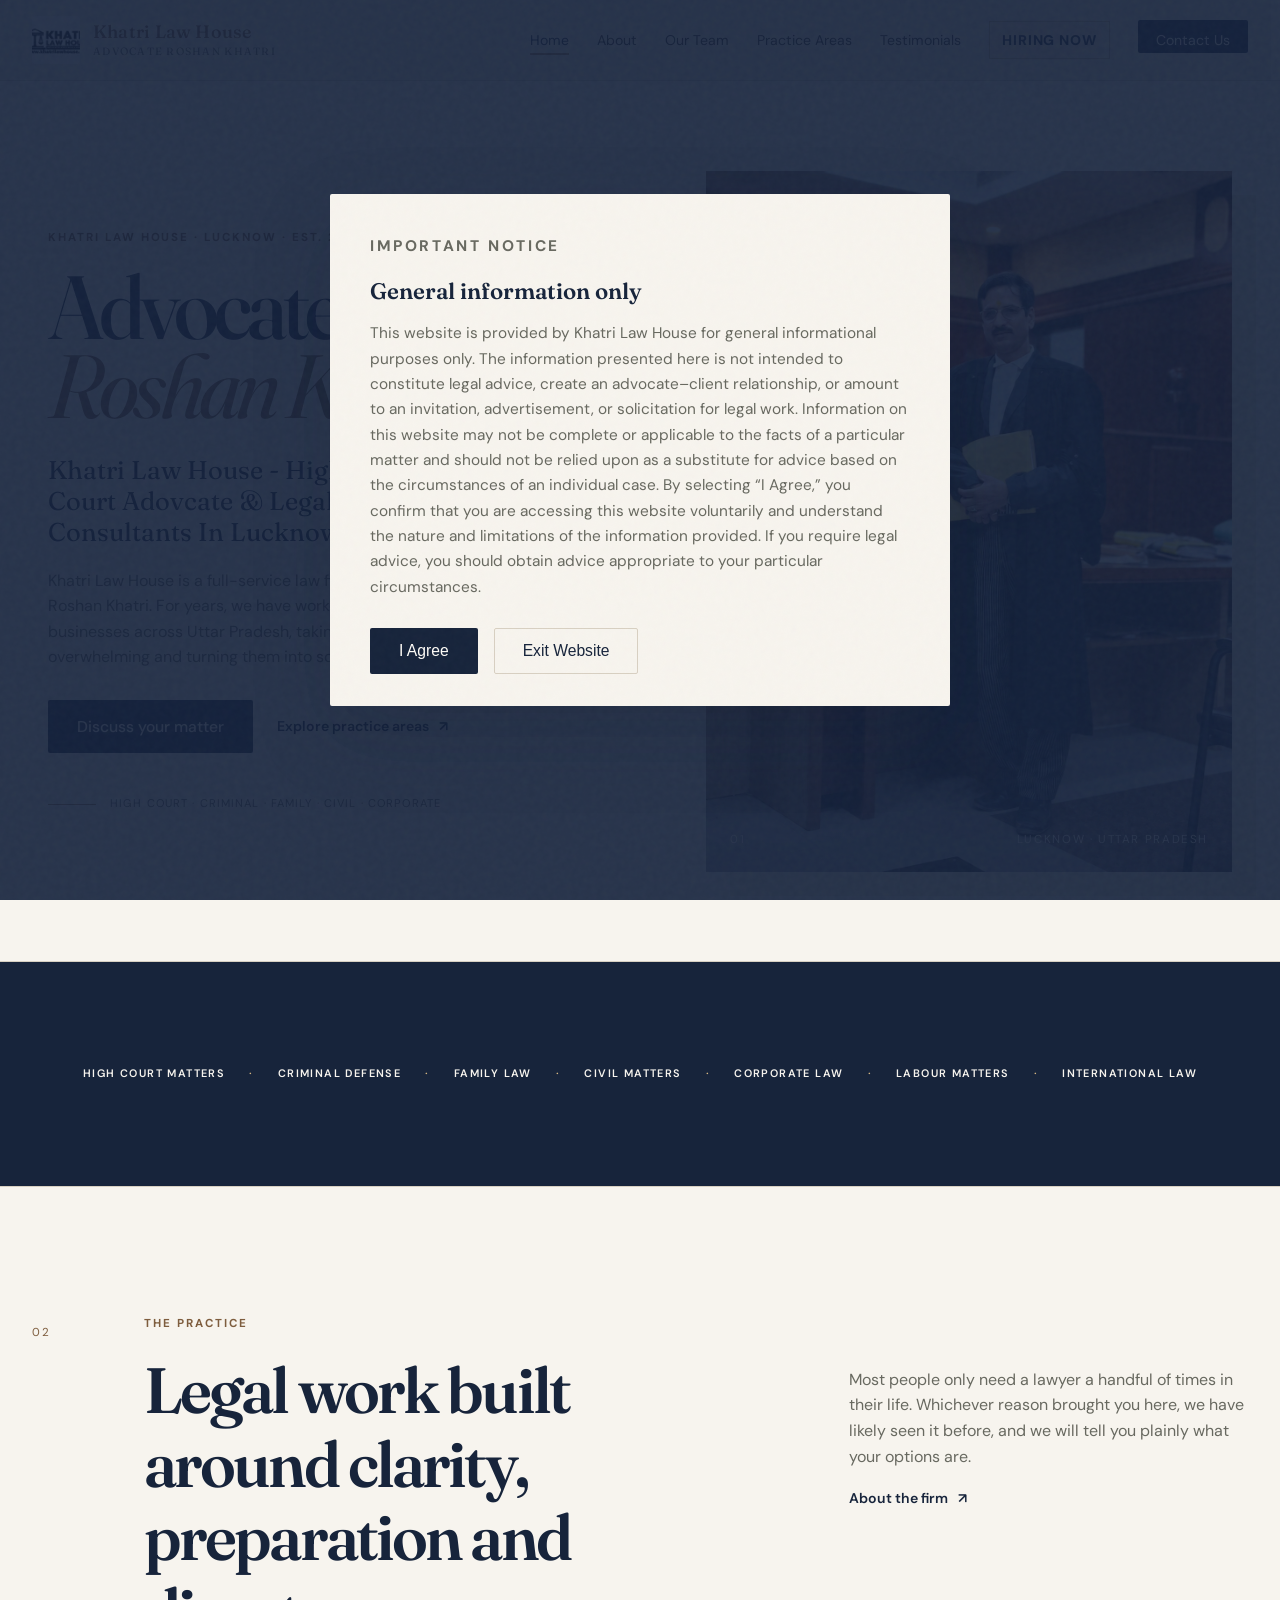
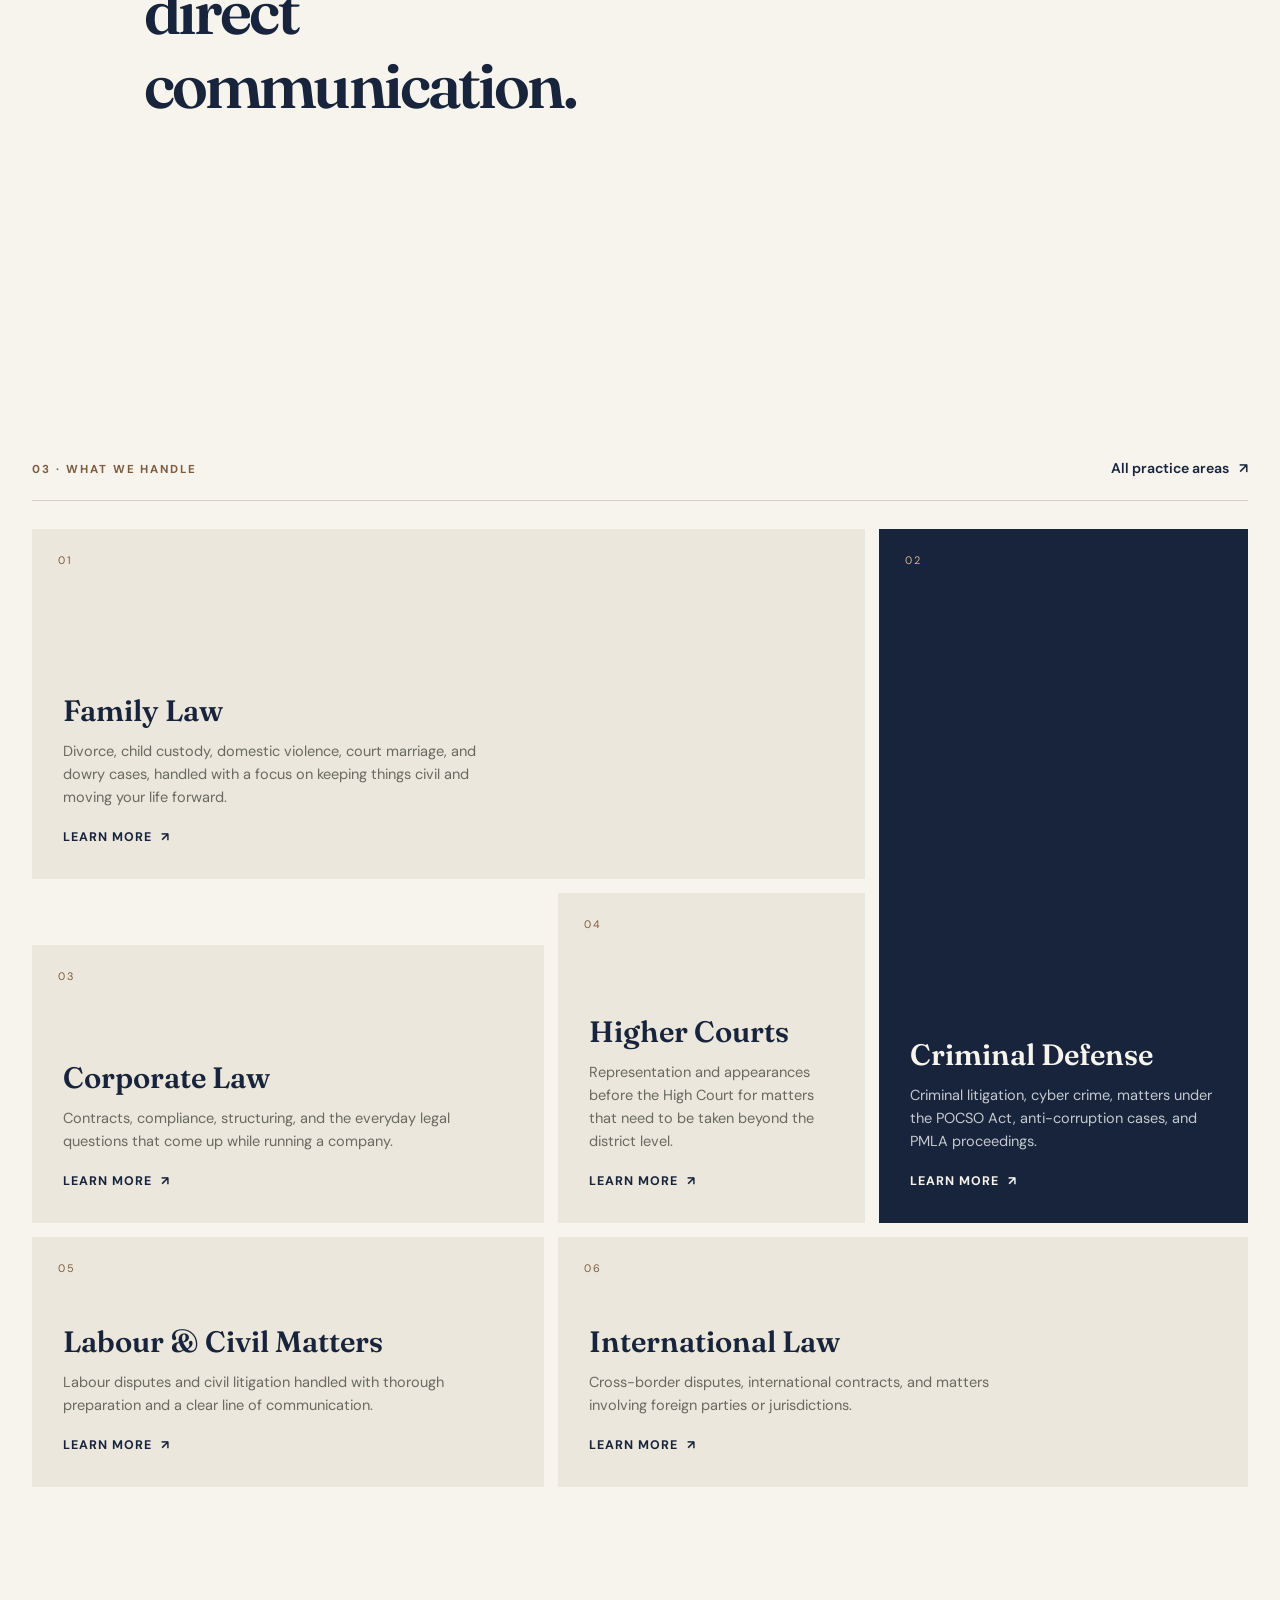
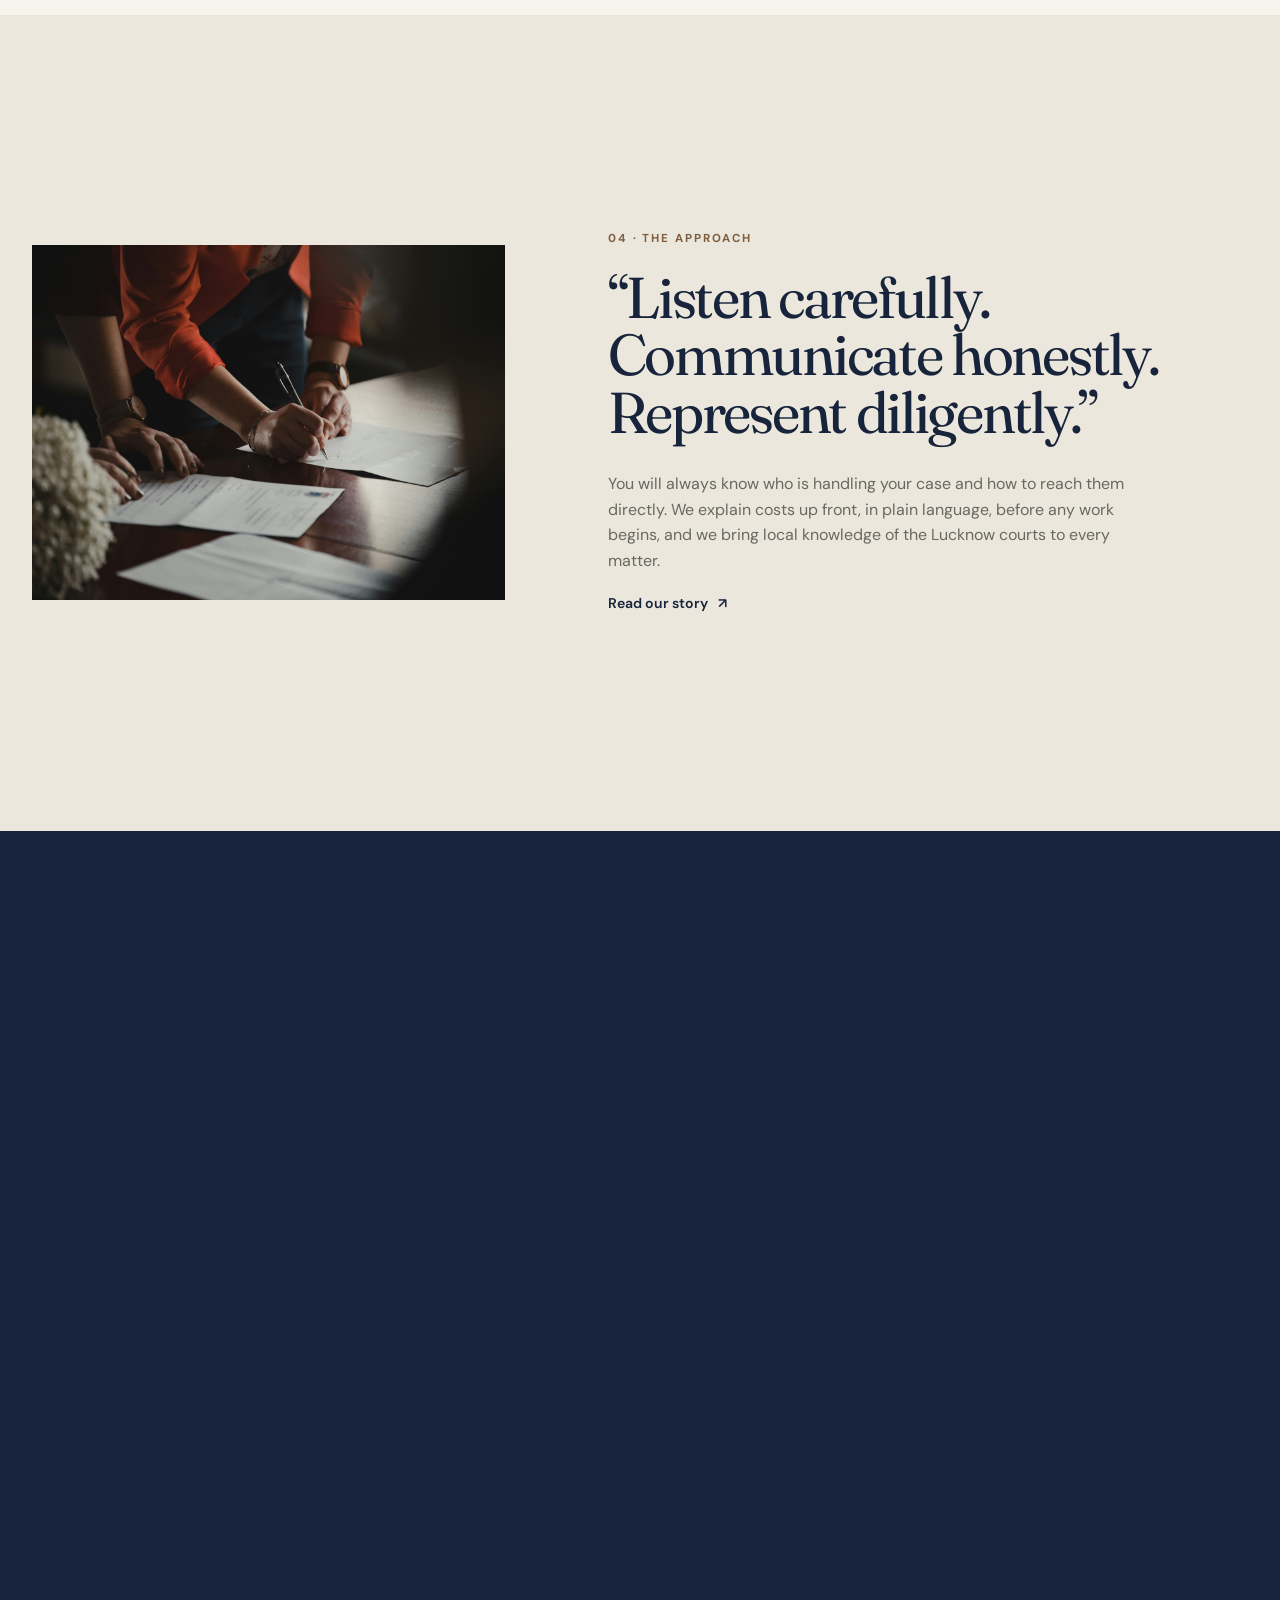
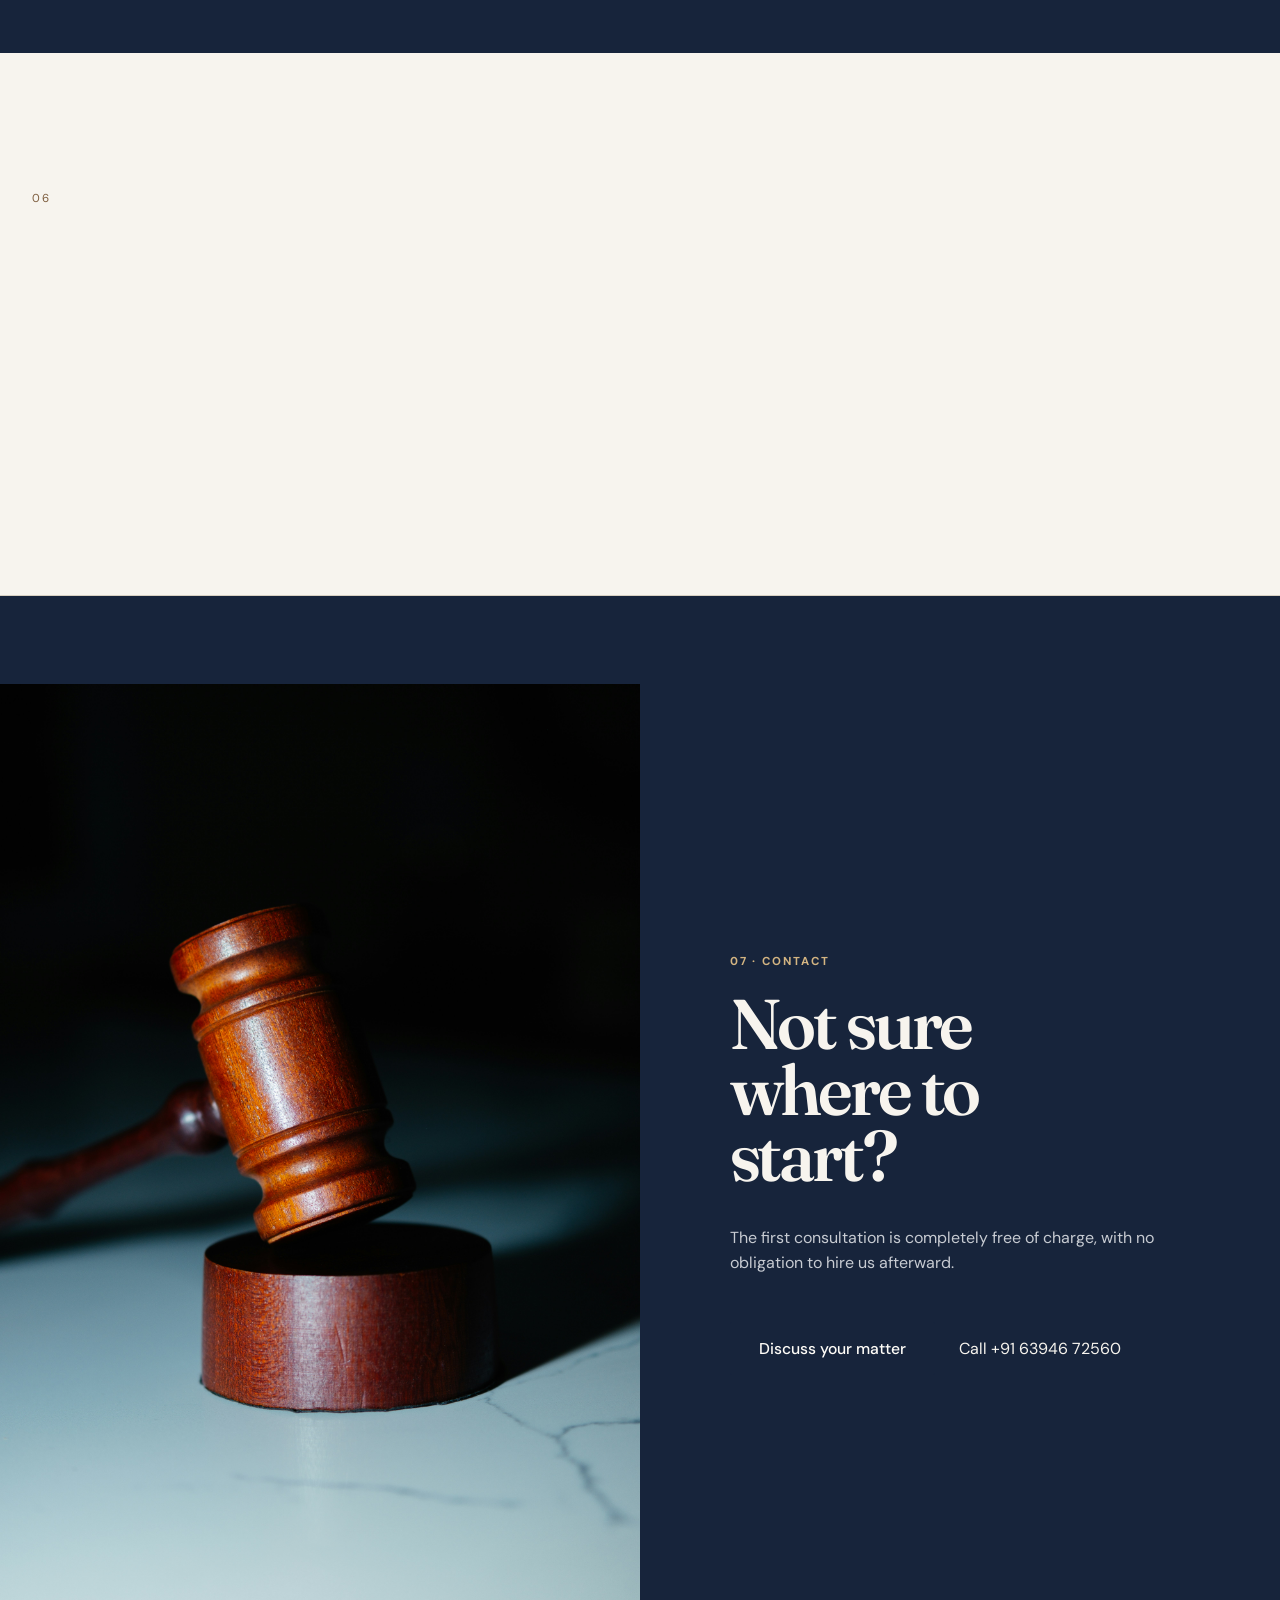
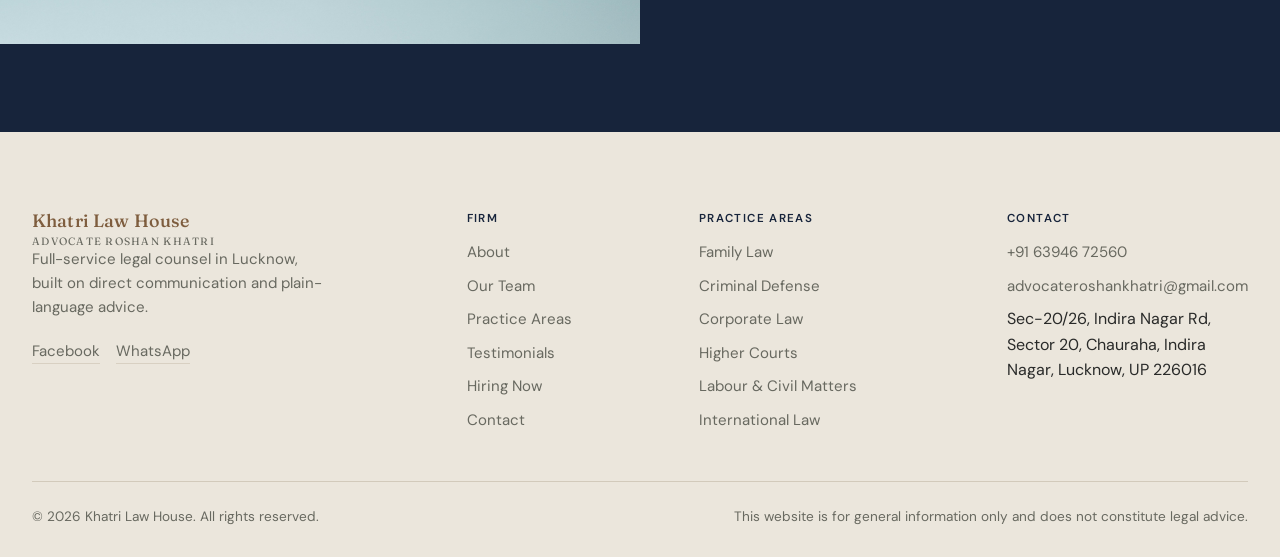
<file: index.html>
<!DOCTYPE html>
<html lang="en">
<head>
<meta charset="UTF-8">
<meta name="viewport" content="width=device-width, initial-scale=1.0">
<title>Khatri Law House | Advocate Roshan Khatri | High Court Advocate in Lucknow</title>
<meta name="description" content="Khatri Law House, led by Advocate Roshan Khatri, is a law firm in Lucknow handling family, criminal, corporate, civil and High Court matters.">
<link rel="preconnect" href="https://fonts.googleapis.com">
<link rel="icon" href="favicon.ico" type="image/x-icon">
<link rel="icon" href="favicon-32x32.png" type="image/png" sizes="32x32">
<link rel="icon" href="favicon-16x16.png" type="image/png" sizes="16x16">
<link rel="icon" href="favicon-48x48.png" type="image/png" sizes="48x48">
<link rel="apple-touch-icon" href="favicon-48x48.png">
<link rel="preconnect" href="https://fonts.gstatic.com" crossorigin>
<link href="https://fonts.googleapis.com/css2?family=DM+Sans:wght@400;500;600;700&family=Fraunces:opsz,wght@9..144,400;500;600&display=swap" rel="stylesheet">
<!-- Homepage SEO -->
<link rel="canonical" href="https://khatrilawhouse.com/">
<meta name="robots" content="index, follow, max-image-preview:large, max-snippet:-1, max-video-preview:-1">
<meta name="author" content="Khatri Law House">
<meta name="theme-color" content="#111111">

<!-- Open Graph -->
<meta property="og:type" content="website">
<meta property="og:url" content="https://khatrilawhouse.com/">
<meta property="og:title" content="Khatri Law House | Advocate Roshan Khatri | High Court Advocate in Lucknow">
<meta property="og:description" content="Khatri Law House, led by Advocate Roshan Khatri, is a law firm in Lucknow handling family, criminal, corporate, civil and High Court matters.">
<meta property="og:image" content="https://khatrilawhouse.com/images/founder.jpg">
<meta property="og:image:alt" content="Advocate Roshan Khatri">
<meta property="og:site_name" content="Khatri Law House">
<meta property="og:locale" content="en_IN">

<!-- X / Twitter -->
<meta name="twitter:card" content="summary_large_image">
<meta name="twitter:title" content="Khatri Law House | Advocate Roshan Khatri | High Court Advocate in Lucknow">
<meta name="twitter:description" content="Khatri Law House, led by Advocate Roshan Khatri, is a law firm in Lucknow handling family, criminal, corporate, civil and High Court matters.">
<meta name="twitter:image" content="https://khatrilawhouse.com/images/founder.jpg">
<meta name="twitter:image:alt" content="Advocate Roshan Khatri">
<link rel="stylesheet" href="styles.css">
<noscript><style>.reveal,.hero h1,.hero-lede,.hero-actions,.reveal.stagger > *{opacity:1!important;transform:none!important;animation:none!important}</style></noscript>
<script type="application/ld+json">
{
  "@context": "https://schema.org",
  "@type": "LegalService",
  "@id": "https://khatrilawhouse.com/#legal-service",
  "name": "Khatri Law House",
  "url": "https://khatrilawhouse.com/",
  "image": "https://khatrilawhouse.com/images/founder.jpg",
  "logo": "https://khatrilawhouse.com/images/logo.jpg",
  "description": "Khatri Law House, led by Advocate Roshan Khatri, is a law firm in Lucknow handling family, criminal, corporate, civil and High Court matters.",
  "telephone": "+91 63946 72560",
  "email": "advocateroshankhatri@gmail.com",
  "address": {
    "@type": "PostalAddress",
    "streetAddress": "Sec-20/26, Indira Nagar Rd, Sector 20, Chauraha, Indira Nagar",
    "addressLocality": "Lucknow",
    "addressRegion": "Uttar Pradesh",
    "postalCode": "226016",
    "addressCountry": "IN"
  },
  "areaServed": [
    {
      "@type": "City",
      "name": "Lucknow"
    },
    {
      "@type": "State",
      "name": "Uttar Pradesh"
    }
  ],
  "founder": {
    "@type": "Person",
    "name": "Roshan Khatri",
    "jobTitle": "Advocate"
  },
  "sameAs": [
    "https://www.facebook.com/khatrilawhouse/",
    "https://wa.me/919336669096"
  ]
}
</script>
</head>
<body>
<a class="skip-link" href="#main-content">Skip to content</a>
<div class="scroll-progress" id="scroll-progress"></div>

<div class="disclaimer-overlay" id="disclaimer-overlay">
  <div class="disclaimer-box">
    <p class="eyebrow">Important notice</p>
    <h2>General information only</h2>
    <p>This website is provided by Khatri Law House for general informational purposes only. The information presented here is not intended to constitute legal advice, create an advocate–client relationship, or amount to an invitation, advertisement, or solicitation for legal work. Information on this website may not be complete or applicable to the facts of a particular matter and should not be relied upon as a substitute for advice based on the circumstances of an individual case. By selecting “I Agree,” you confirm that you are accessing this website voluntarily and understand the nature and limitations of the information provided. If you require legal advice, you should obtain advice appropriate to your particular circumstances.</p>
    <div class="disclaimer-actions">
      <button type="button" class="btn btn-primary" id="disclaimer-agree">I Agree</button>
      <button type="button" class="btn btn-secondary" id="disclaimer-decline">Exit Website</button>
    </div>
  </div>
</div>

<header class="site-header">
  <nav class="nav" aria-label="Primary navigation">
    <a href="index.html" class="brand">
      <img src="images/logo.jpg" alt="Khatri Law House logo" class="brand-logo" onerror="this.style.display='none'">
      <span class="brand-copy"><strong>Khatri Law House</strong><small>Advocate Roshan Khatri</small></span>
    </a>
    <button class="nav-toggle" aria-label="Toggle menu" aria-expanded="false"><span></span><span></span><span></span></button>
    <ul class="nav-links">
      <li><a href="index.html" class="active" aria-current="page">Home</a></li>
      <li><a href="about.html">About</a></li>
      <li><a href="team.html">Our Team</a></li>
      <li><a href="practice-areas.html">Practice Areas</a></li>
      <li><a href="testimonials.html">Testimonials</a></li>
      <li><a href="hiring-now.html" class="nav-hiring"><span>Hiring Now</span></a></li>
      <li><a href="contact.html" class="nav-cta">Contact Us</a></li>
    </ul>
  </nav>
</header>

<main id="main-content">
  <section class="hero hero-editorial">
    <div class="hero-media img-placeholder" data-label="Add images/founder.jpg">
      <img src="images/founder.jpg" alt="Advocate Roshan Khatri" onerror="phImgFallback(this)">
      <div class="hero-media-caption"><span>01</span><span>Lucknow · Uttar Pradesh</span></div>
    </div>
    <div class="hero-copy">
      <p class="eyebrow">Khatri Law House · Lucknow · Est. 2017</p>
      <h1>Advocate<br><em>Roshan Khatri</em></h1>
      <p class="hero-kicker">Khatri Law House - High Court Adovcate & Legal Consultants In Lucknow.</p>
      <p class="hero-lede">Khatri Law House is a full-service law firm based in Lucknow, led by Advocate Roshan Khatri. For years, we have worked with individuals, families, and businesses across Uttar Pradesh, taking on legal matters that often feel overwhelming and turning them into something clear and manageable.</p>
      <div class="hero-actions">
        <a href="contact.html" class="btn btn-primary">Discuss your matter</a>
        <a href="practice-areas.html" class="text-link">Explore practice areas <span>↗</span></a>
      </div>
      <div class="hero-note"><span class="rule"></span><span>High Court · Criminal · Family · Civil · Corporate</span></div>
    </div>
  </section>

  <section class="marquee-strip" aria-label="Areas of practice">
    <div class="marquee-track">
      <span>High Court Matters</span><i>·</i><span>Criminal Defense</span><i>·</i><span>Family Law</span><i>·</i><span>Civil Matters</span><i>·</i><span>Corporate Law</span><i>·</i><span>Labour Matters</span><i>·</i><span>International Law</span>
    </div>
  </section>

  <section class="intro-section section-space">
    <div class="container intro-grid">
      <div class="section-index">02</div>
      <div class="section-head reveal">
        <p class="eyebrow">The practice</p>
        <h2>Legal work built around clarity, preparation and direct communication.</h2>
      </div>
      <div class="intro-copy reveal">
        <p>Most people only need a lawyer a handful of times in their life. Whichever reason brought you here, we have likely seen it before, and we will tell you plainly what your options are.</p>
        <a class="text-link" href="about.html">About the firm <span>↗</span></a>
      </div>
    </div>
  </section>

  <section class="practice-editorial section-space">
    <div class="container">
      <div class="section-bar reveal"><p class="eyebrow">03 · What we handle</p><a href="practice-areas.html" class="text-link">All practice areas <span>↗</span></a></div>
      <div class="practice-grid">
        <article class="practice-card practice-card-large reveal"><span class="card-number">01</span><h3>Family Law</h3><p>Divorce, child custody, domestic violence, court marriage, and dowry cases, handled with a focus on keeping things civil and moving your life forward.</p><a href="practice-areas.html#family" class="card-link">Learn more <span>↗</span></a></article>
        <article class="practice-card practice-card-dark reveal"><span class="card-number">02</span><h3>Criminal Defense</h3><p>Criminal litigation, cyber crime, matters under the POCSO Act, anti-corruption cases, and PMLA proceedings.</p><a href="practice-areas.html#criminal" class="card-link">Learn more <span>↗</span></a></article>
        <article class="practice-card practice-card-offset reveal"><span class="card-number">03</span><h3>Corporate Law</h3><p>Contracts, compliance, structuring, and the everyday legal questions that come up while running a company.</p><a href="practice-areas.html#corporate" class="card-link">Learn more <span>↗</span></a></article>
        <article class="practice-card practice-card-tall reveal"><span class="card-number">04</span><h3>Higher Courts</h3><p>Representation and appearances before the High Court for matters that need to be taken beyond the district level.</p><a href="practice-areas.html#higher-courts" class="card-link">Learn more <span>↗</span></a></article>
        <article class="practice-card reveal"><span class="card-number">05</span><h3>Labour &amp; Civil Matters</h3><p>Labour disputes and civil litigation handled with thorough preparation and a clear line of communication.</p><a href="practice-areas.html#labour-civil" class="card-link">Learn more <span>↗</span></a></article>
        <article class="practice-card practice-card-wide reveal"><span class="card-number">06</span><h3>International Law</h3><p>Cross-border disputes, international contracts, and matters involving foreign parties or jurisdictions.</p><a href="practice-areas.html#international" class="card-link">Learn more <span>↗</span></a></article>
      </div>
    </div>
  </section>

  <section class="portrait-break section-space">
    <div class="container portrait-break-grid">
      <div class="portrait-break-image img-placeholder reveal" data-label="Add images/story.jpg">
        <img src="images/story.jpg" alt="Khatri Law House" onerror="phImgFallback(this)">
      </div>
      <div class="portrait-break-copy reveal">
        <p class="eyebrow">04 · The approach</p>
        <blockquote>“Listen carefully. Communicate honestly. Represent diligently.”</blockquote>
        <p>You will always know who is handling your case and how to reach them directly. We explain costs up front, in plain language, before any work begins, and we bring local knowledge of the Lucknow courts to every matter.</p>
        <a class="text-link" href="about.html">Read our story <span>↗</span></a>
      </div>
    </div>
  </section>

  <section class="process-section section-space">
    <div class="container">
      <div class="section-head split-head reveal"><div><p class="eyebrow">05 · Working together</p><h2>A clear process from the first conversation.</h2></div><p>Good representation starts with understanding the situation, explaining the options in plain language, and staying involved through the matter.</p></div>
      <div class="process-line reveal stagger">
        <div class="process-step"><span>01</span><h3>Consultation</h3><p>Understand the matter.</p></div>
        <div class="process-step"><span>02</span><h3>Assessment</h3><p>Review the facts and options.</p></div>
        <div class="process-step"><span>03</span><h3>Strategy</h3><p>Build the approach.</p></div>
        <div class="process-step"><span>04</span><h3>Representation</h3><p>Prepare and appear.</p></div>
        <div class="process-step"><span>05</span><h3>Resolution</h3><p>Stay involved through the matter.</p></div>
      </div>
    </div>
  </section>

  <section class="testimonial-feature section-space">
    <div class="container testimonial-feature-grid">
      <div class="section-index">06</div>
      <div class="testimonial-quote reveal">
        <p class="eyebrow">What clients say</p>
        <blockquote>Real reviews from real clients, straight from Google, LawRato, JustDial, and other platforms.</blockquote>
        <a href="testimonials.html" class="text-link">Read client testimonials <span>↗</span></a>
      </div>
      <div class="testimonial-mark reveal">“</div>
    </div>
  </section>

  <section class="cta-editorial">
    <div class="cta-editorial-media img-placeholder" data-label="Add images/banner-contact.jpg">
      <img src="images/banner-contact.jpg" alt="Khatri Law House consultation" onerror="phImgFallback(this)">
    </div>
    <div class="cta-editorial-copy">
      <p class="eyebrow">07 · Contact</p>
      <h2>Not sure where to start?</h2>
      <p>The first consultation is completely free of charge, with no obligation to hire us afterward.</p>
      <div class="hero-actions">
        <a href="contact.html" class="btn btn-primary">Discuss your matter</a>
        <button type="button" class="btn btn-secondary phone-copy" data-phone="+916394672560" onclick="copyPhoneNumber(this)">Call +91 63946 72560<span class="copied-tip">Copied!</span></button>
      </div>
    </div>
  </section>
</main>

<footer class="site-footer">
  <div class="container">
    <div class="footer-grid">
      <div class="footer-brand"><a href="index.html" class="brand"><span class="brand-copy"><strong>Khatri Law House</strong><small>Advocate Roshan Khatri</small></span></a><p>Full-service legal counsel in Lucknow, built on direct communication and plain-language advice.</p><div class="footer-socials"><a href="https://www.facebook.com/khatrilawhouse/" target="_blank" rel="noopener">Facebook</a><a href="https://wa.me/919336669096" target="_blank" rel="noopener">WhatsApp</a></div></div>
      <div><h4>Firm</h4><ul><li><a href="about.html">About</a></li><li><a href="team.html">Our Team</a></li><li><a href="practice-areas.html">Practice Areas</a></li><li><a href="testimonials.html">Testimonials</a></li><li><a href="hiring-now.html">Hiring Now</a></li><li><a href="contact.html">Contact</a></li></ul></div>
      <div><h4>Practice Areas</h4><ul><li><a href="practice-areas.html#family">Family Law</a></li><li><a href="practice-areas.html#criminal">Criminal Defense</a></li><li><a href="practice-areas.html#corporate">Corporate Law</a></li><li><a href="practice-areas.html#higher-courts">Higher Courts</a></li><li><a href="practice-areas.html#labour-civil">Labour &amp; Civil Matters</a></li><li><a href="practice-areas.html#international">International Law</a></li></ul></div>
      <div><h4>Contact</h4><ul><li><button type="button" class="phone-copy" data-phone="+916394672560" onclick="copyPhoneNumber(this)">+91 63946 72560<span class="copied-tip">Copied!</span></button></li><li><a href="mailto:advocateroshankhatri@gmail.com">advocateroshankhatri@gmail.com</a></li><li>Sec-20/26, Indira Nagar Rd, Sector 20, Chauraha, Indira Nagar, Lucknow, UP 226016</li></ul></div>
    </div>
    <div class="footer-bottom"><span>© 2026 Khatri Law House. All rights reserved.</span><span>This website is for general information only and does not constitute legal advice.</span></div>
  </div>
</footer>

<button type="button" class="back-to-top" id="back-to-top" aria-label="Back to top"><svg viewBox="0 0 24 24" fill="none" stroke="currentColor" stroke-width="2" stroke-linecap="round" stroke-linejoin="round"><line x1="12" y1="19" x2="12" y2="5"></line><polyline points="5 12 12 5 19 12"></polyline></svg></button>
<script src="script.js"></script>
</body>
</html>
</file>
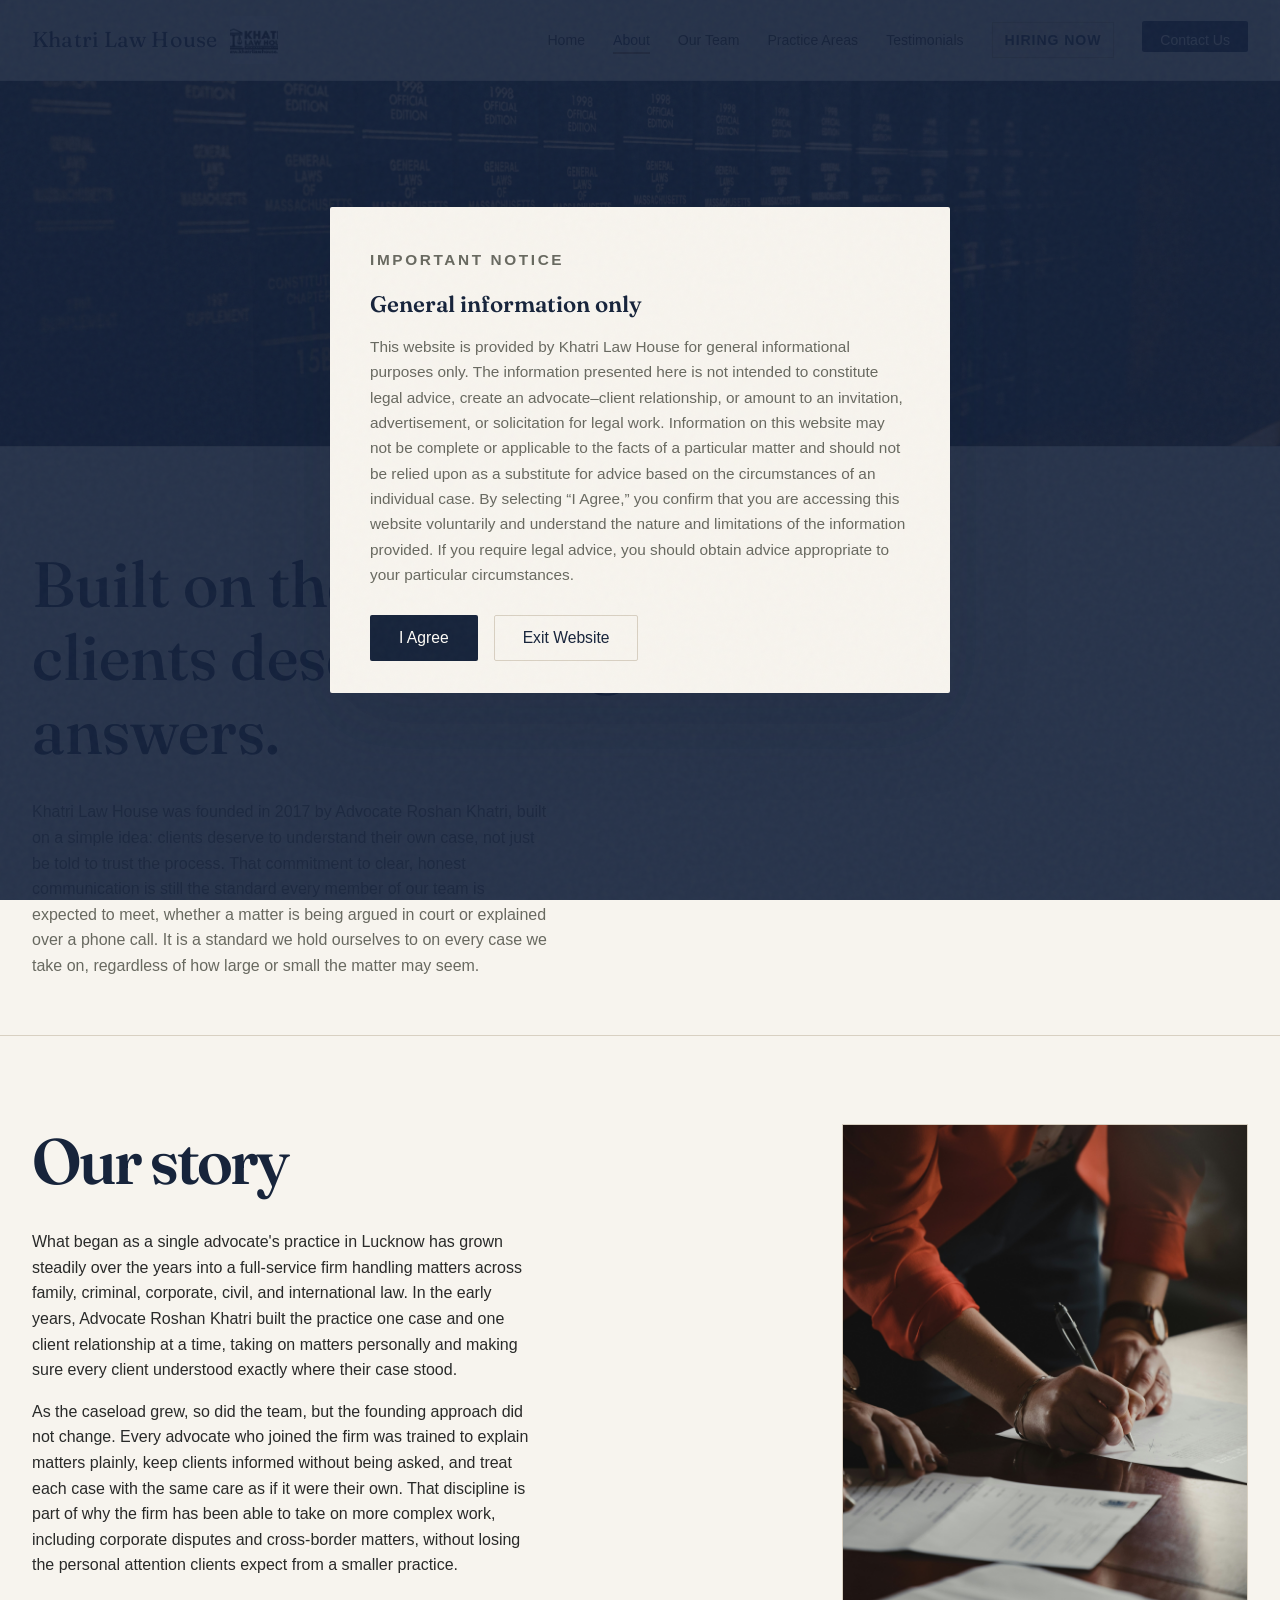
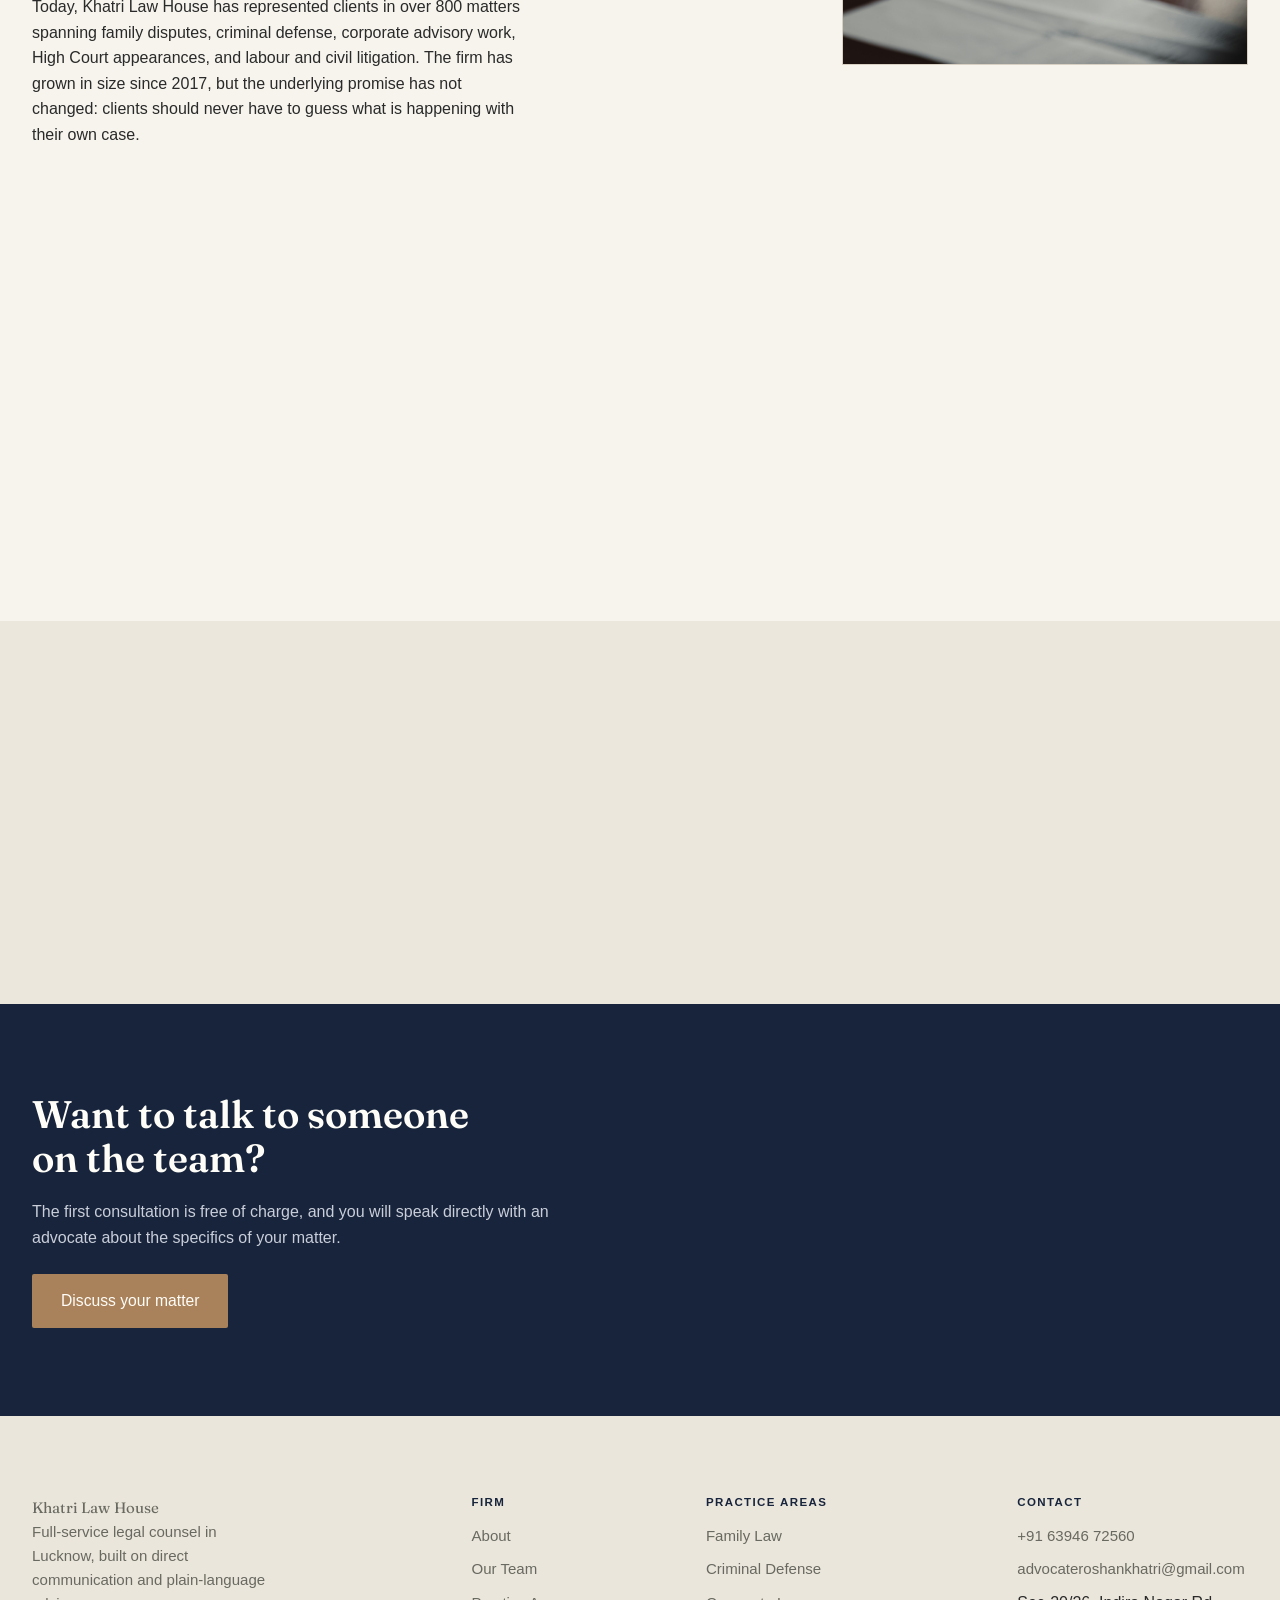
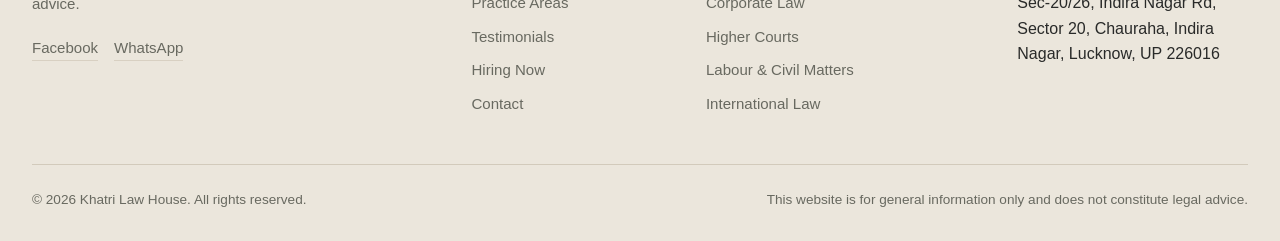
<file: about.html>
<!DOCTYPE html>
<html lang="en">
<head>
<meta charset="UTF-8">
<meta name="viewport" content="width=device-width, initial-scale=1.0">
<title>About | Khatri Law House</title>
<meta name="description" content="Learn about Khatri Law House's history, values, and Advocate Roshan Khatri, the founder behind the firm.">
<link rel="preconnect" href="https://fonts.googleapis.com">
<link rel="icon" href="favicon.ico" type="image/x-icon">
<link rel="icon" href="favicon-32x32.png" type="image/png" sizes="32x32">
<link rel="icon" href="favicon-16x16.png" type="image/png" sizes="16x16">
<link rel="icon" href="favicon-48x48.png" type="image/png" sizes="48x48">
<link rel="apple-touch-icon" href="favicon-48x48.png">
<link href="https://fonts.googleapis.com/css2?family=Fraunces:opsz,wght@9..144,400..600&family=Public+Sans:wght@400;500;600&display=swap" rel="stylesheet">
<link rel="stylesheet" href="styles.css">
<noscript><style>.reveal, .hero h1, .hero-lede, .hero-actions, .reveal.stagger > * { opacity: 1 !important; transform: none !important; animation: none !important; }</style></noscript>
</head>
<body>
<a class="skip-link" href="#main-content">Skip to content</a>
<div class="scroll-progress" id="scroll-progress"></div>

<!-- Disclaimer overlay -->
<div class="disclaimer-overlay" id="disclaimer-overlay">
  <div class="disclaimer-box">
    <p class="eyebrow">Important notice</p>
    <h2>General information only</h2>
    <p>This website is provided by Khatri Law House for general informational purposes only. The information presented here is not intended to constitute legal advice, create an advocate–client relationship, or amount to an invitation, advertisement, or solicitation for legal work. Information on this website may not be complete or applicable to the facts of a particular matter and should not be relied upon as a substitute for advice based on the circumstances of an individual case. By selecting “I Agree,” you confirm that you are accessing this website voluntarily and understand the nature and limitations of the information provided. If you require legal advice, you should obtain advice appropriate to your particular circumstances.</p>
    <div class="disclaimer-actions">
      <button type="button" class="btn btn-primary" id="disclaimer-agree">I Agree</button>
      <button type="button" class="btn btn-secondary" id="disclaimer-decline">Exit Website</button>
    </div>
  </div>
</div>

<header class="site-header">
  <nav class="nav">
    <a href="index.html" class="brand">Khatri Law House <img src="images/logo.jpg" alt="Khatri Law House logo" class="brand-logo" onerror="this.style.display='none'"></a>
    <button class="nav-toggle" aria-label="Toggle menu" aria-expanded="false">
      <span></span><span></span><span></span>
    </button>
    <ul class="nav-links">
      <li><a href="index.html">Home</a></li>
      <li><a href="about.html" class="active" aria-current="page">About</a></li>
      <li><a href="team.html">Our Team</a></li>
      <li><a href="practice-areas.html">Practice Areas</a></li>
      <li><a href="testimonials.html">Testimonials</a></li>
      <li><a href="hiring-now.html" class="nav-hiring"><span>Hiring Now</span></a></li>
      <li><a href="contact.html" class="nav-cta">Contact Us</a></li>
    </ul>
  </nav>
</header>

<main id="main-content">

  <!-- Banner -->
  <div class="page-banner img-placeholder" data-label="Add images/banner-about.jpg (recommended 2100×600px)">
    <img src="images/banner-about.jpg" alt="Khatri Law House banner" onerror="phImgFallback(this)">
  </div>

  <section class="hero" style="padding-bottom: 40px;">
    <div class="container">
      <h1 style="max-width: 18ch;">Built on the idea that clients deserve straight answers.</h1>
      <p class="hero-lede">Khatri Law House was founded in 2017 by Advocate Roshan Khatri, built on a simple idea: clients deserve to understand their own case, not just be told to trust the process. That commitment to clear, honest communication is still the standard every member of our team is expected to meet, whether a matter is being argued in court or explained over a phone call. It is a standard we hold ourselves to on every case we take on, regardless of how large or small the matter may seem.</p>
    </div>
  </section>

  <hr class="divider">

  <!-- Story -->
  <section>
    <div class="container">
      <div class="story-feature reveal">
        <div class="section-head" style="margin-bottom: 0;">
          <h2>Our story</h2>
          <p>What began as a single advocate's practice in Lucknow has grown steadily over the years into a full-service firm handling matters across family, criminal, corporate, civil, and international law. In the early years, Advocate Roshan Khatri built the practice one case and one client relationship at a time, taking on matters personally and making sure every client understood exactly where their case stood.</p>
          <p>As the caseload grew, so did the team, but the founding approach did not change. Every advocate who joined the firm was trained to explain matters plainly, keep clients informed without being asked, and treat each case with the same care as if it were their own. That discipline is part of why the firm has been able to take on more complex work, including corporate disputes and cross-border matters, without losing the personal attention clients expect from a smaller practice.</p>
          <p>Today, Khatri Law House has represented clients in over 800 matters spanning family disputes, criminal defense, corporate advisory work, High Court appearances, and labour and civil litigation. The firm has grown in size since 2017, but the underlying promise has not changed: clients should never have to guess what is happening with their own case.</p>
        </div>
        <div class="img-placeholder story-image" data-label="Add images/story.jpg (a courtroom, law books, or scales of justice photo works well)">
          <img src="images/story.jpg" alt="Khatri Law House" onerror="phImgFallback(this)">
        </div>
      </div>
      <div class="timeline reveal stagger">
        <div class="timeline-item">
          <span class="year">2017</span>
          <div>
            <h3>Khatri Law House founded by Advocate Roshan Khatri</h3>
            <p>Opened in Lucknow with a focus on direct, honest representation across family, criminal, and civil matters.</p>
          </div>
        </div>
        <div class="timeline-item">
          <span class="year">Today</span>
          <div>
            <h3>800+ cases handled, six practice areas under one roof</h3>
            <p>From family law and criminal defense to corporate matters, High Court appearances, labour and civil disputes, and international law, handled by advocates who communicate directly with every client throughout the matter.</p>
          </div>
        </div>
      </div>
    </div>
  </section>

  <!-- Values -->
  <section class="section-alt">
    <div class="container">
      <div class="section-head reveal">
        <h2>What we believe</h2>
      </div>
      <div class="columns-3 reveal stagger">
        <div>
          <h3>Plain language, always</h3>
          <p>If we can't explain a strategy in a sentence you'd use with a friend, we haven't finished thinking it through.</p>
        </div>
        <div>
          <h3>Your case, not a caseload</h3>
          <p>We limit how many active matters we carry at once, so you're never competing for attention.</p>
        </div>
        <div>
          <h3>Honest odds</h3>
          <p>We'll tell you when a case is strong and, just as readily, when it isn't. That's what you're paying for.</p>
        </div>
      </div>
    </div>
  </section>

  <!-- CTA -->
  <section class="cta-band">
    <div class="container">
      <h2>Want to talk to someone on the team?</h2>
      <p>The first consultation is free of charge, and you will speak directly with an advocate about the specifics of your matter.</p>
      <div class="hero-actions" style="margin-top: 24px;">
        <a href="contact.html" class="btn btn-primary">Discuss your matter</a>
      </div>
    </div>
  </section>

</main>

<footer class="site-footer">
  <div class="container">
    <div class="footer-grid">
      <div class="footer-brand">
        <a href="index.html" class="brand">Khatri Law House</a>
        <p>Full-service legal counsel in Lucknow, built on direct communication and plain-language advice.</p>
        <div class="footer-socials">
          <a href="https://www.facebook.com/khatrilawhouse/" target="_blank" rel="noopener">Facebook</a>
          <a href="https://wa.me/919336669096" target="_blank" rel="noopener">WhatsApp</a>
        </div>
      </div>
      <div>
        <h4>Firm</h4>
        <ul>
          <li><a href="about.html">About</a></li>
          <li><a href="team.html">Our Team</a></li>
          <li><a href="practice-areas.html">Practice Areas</a></li>
          <li><a href="testimonials.html">Testimonials</a></li>
          <li><a href="hiring-now.html">Hiring Now</a></li>
          <li><a href="contact.html">Contact</a></li>
        </ul>
      </div>
      <div>
        <h4>Practice Areas</h4>
        <ul>
          <li><a href="practice-areas.html#family">Family Law</a></li>
          <li><a href="practice-areas.html#criminal">Criminal Defense</a></li>
          <li><a href="practice-areas.html#corporate">Corporate Law</a></li>
          <li><a href="practice-areas.html#higher-courts">Higher Courts</a></li>
          <li><a href="practice-areas.html#labour-civil">Labour &amp; Civil Matters</a></li>
          <li><a href="practice-areas.html#international">International Law</a></li>
        </ul>
      </div>
      <div>
        <h4>Contact</h4>
        <ul>
          <li><button type="button" class="phone-copy" data-phone="+916394672560" onclick="copyPhoneNumber(this)">+91 63946 72560<span class="copied-tip">Copied!</span></button></li>
          <li><a href="mailto:advocateroshankhatri@gmail.com">advocateroshankhatri@gmail.com</a></li>
          <li>Sec-20/26, Indira Nagar Rd, Sector 20, Chauraha, Indira Nagar, Lucknow, UP 226016</li>
        </ul>
      </div>
    </div>
    <div class="footer-bottom">
      <span>© 2026 Khatri Law House. All rights reserved.</span>
      <span>This website is for general information only and does not constitute legal advice.</span>
    </div>
  </div>
</footer>

<button type="button" class="back-to-top" id="back-to-top" aria-label="Back to top">
  <svg viewBox="0 0 24 24" fill="none" stroke="currentColor" stroke-width="2" stroke-linecap="round" stroke-linejoin="round"><line x1="12" y1="19" x2="12" y2="5"></line><polyline points="5 12 12 5 19 12"></polyline></svg>
</button>

<script src="script.js"></script>
</body>
</html>
</file>
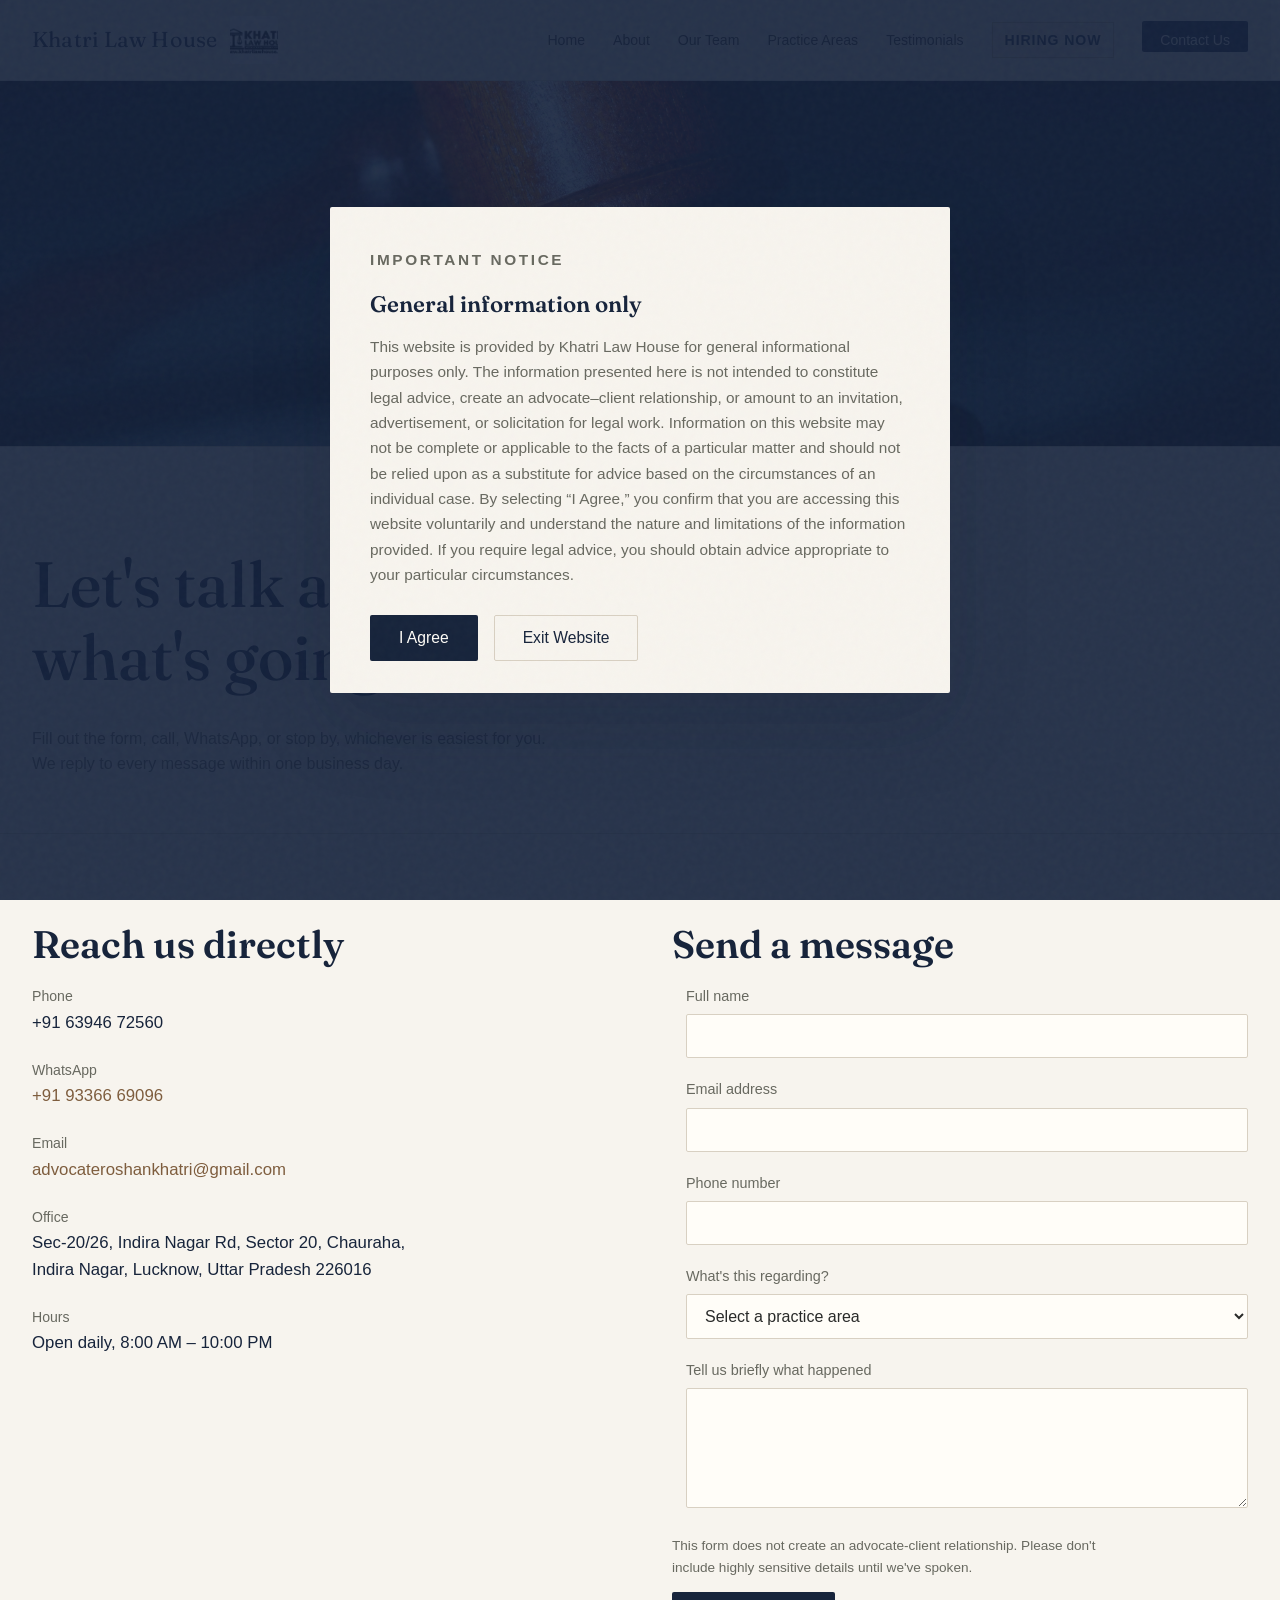
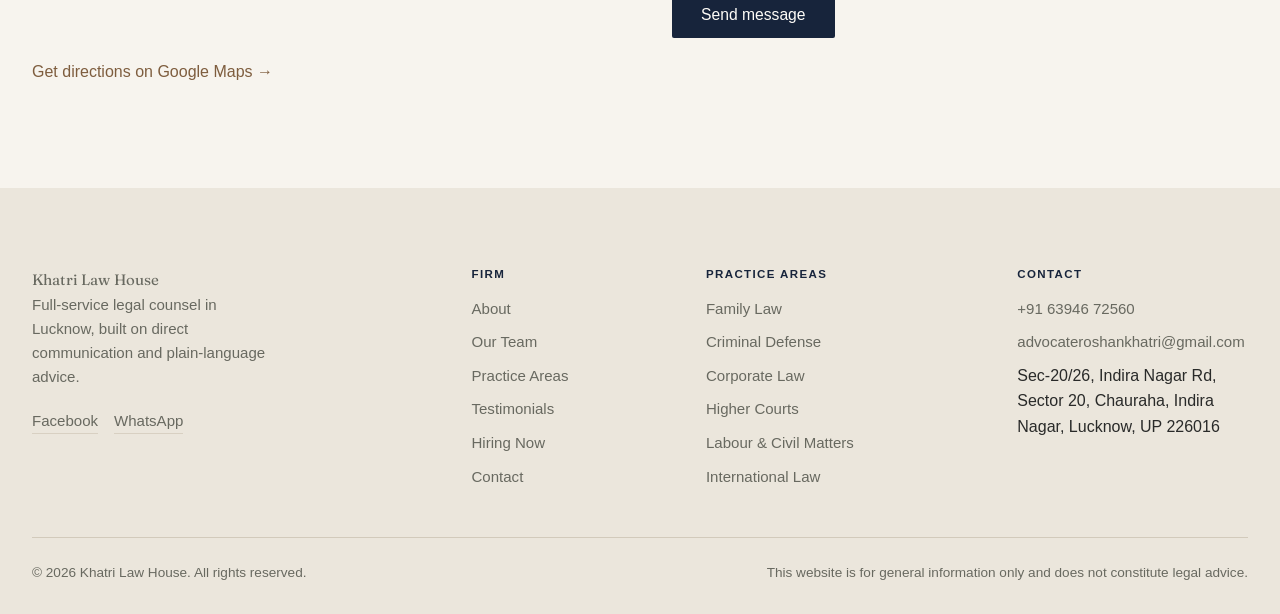
<file: contact.html>
<!DOCTYPE html>
<html lang="en">
<head>
<meta charset="UTF-8">
<meta name="viewport" content="width=device-width, initial-scale=1.0">
<title>Contact | Khatri Law House</title>
<meta name="description" content="Discuss your matter with Khatri Law House in Lucknow. Call, WhatsApp, email, or send us a message about your case.">
<link rel="preconnect" href="https://fonts.googleapis.com">
<link rel="icon" href="favicon.ico" type="image/x-icon">
<link rel="icon" href="favicon-32x32.png" type="image/png" sizes="32x32">
<link rel="icon" href="favicon-16x16.png" type="image/png" sizes="16x16">
<link rel="icon" href="favicon-48x48.png" type="image/png" sizes="48x48">
<link rel="apple-touch-icon" href="favicon-48x48.png">
<link href="https://fonts.googleapis.com/css2?family=Fraunces:opsz,wght@9..144,400..600&family=Public+Sans:wght@400;500;600&display=swap" rel="stylesheet">
<link rel="stylesheet" href="styles.css">
<noscript><style>.reveal, .hero h1, .hero-lede, .hero-actions, .reveal.stagger > * { opacity: 1 !important; transform: none !important; animation: none !important; }</style></noscript>
</head>
<body>
<a class="skip-link" href="#main-content">Skip to content</a>
<div class="scroll-progress" id="scroll-progress"></div>

<!-- Disclaimer overlay -->
<div class="disclaimer-overlay" id="disclaimer-overlay">
  <div class="disclaimer-box">
    <p class="eyebrow">Important notice</p>
    <h2>General information only</h2>
    <p>This website is provided by Khatri Law House for general informational purposes only. The information presented here is not intended to constitute legal advice, create an advocate–client relationship, or amount to an invitation, advertisement, or solicitation for legal work. Information on this website may not be complete or applicable to the facts of a particular matter and should not be relied upon as a substitute for advice based on the circumstances of an individual case. By selecting “I Agree,” you confirm that you are accessing this website voluntarily and understand the nature and limitations of the information provided. If you require legal advice, you should obtain advice appropriate to your particular circumstances.</p>
    <div class="disclaimer-actions">
      <button type="button" class="btn btn-primary" id="disclaimer-agree">I Agree</button>
      <button type="button" class="btn btn-secondary" id="disclaimer-decline">Exit Website</button>
    </div>
  </div>
</div>

<header class="site-header">
  <nav class="nav">
    <a href="index.html" class="brand">Khatri Law House <img src="images/logo.jpg" alt="Khatri Law House logo" class="brand-logo" onerror="this.style.display='none'"></a>
    <button class="nav-toggle" aria-label="Toggle menu" aria-expanded="false">
      <span></span><span></span><span></span>
    </button>
    <ul class="nav-links">
      <li><a href="index.html">Home</a></li>
      <li><a href="about.html">About</a></li>
      <li><a href="team.html">Our Team</a></li>
      <li><a href="practice-areas.html">Practice Areas</a></li>
      <li><a href="testimonials.html">Testimonials</a></li>
      <li><a href="hiring-now.html" class="nav-hiring"><span>Hiring Now</span></a></li>
      <li><a href="contact.html" class="nav-cta" aria-current="page">Contact Us</a></li>
    </ul>
  </nav>
</header>

<main id="main-content">

  <!-- Banner -->
  <div class="page-banner img-placeholder" data-label="Add images/banner-contact.jpg (recommended 2100×600px)">
    <img src="images/banner-contact.jpg" alt="Khatri Law House banner" onerror="phImgFallback(this)">
  </div>

  <section class="hero" style="padding-bottom: 40px;">
    <div class="container">
      <h1 style="max-width: 14ch;">Let's talk about what's going on.</h1>
      <p class="hero-lede">Fill out the form, call, WhatsApp, or stop by, whichever is easiest for you. We reply to every message within one business day.</p>
    </div>
  </section>

  <hr class="divider">

  <section>
    <div class="container contact-grid">

      <div class="contact-info reveal">
        <h2>Reach us directly</h2>
        <dl>
          <dt>Phone</dt>
          <dd><button type="button" class="phone-copy" data-phone="+916394672560" onclick="copyPhoneNumber(this)">+91 63946 72560<span class="copied-tip">Copied!</span></button></dd>

          <dt>WhatsApp</dt>
          <dd><a href="https://wa.me/919336669096" target="_blank" rel="noopener">+91 93366 69096</a></dd>

          <dt>Email</dt>
          <dd><a href="mailto:advocateroshankhatri@gmail.com">advocateroshankhatri@gmail.com</a></dd>

          <dt>Office</dt>
          <dd>Sec-20/26, Indira Nagar Rd, Sector 20, Chauraha,<br>Indira Nagar, Lucknow, Uttar Pradesh 226016</dd>

          <dt>Hours</dt>
          <dd>Open daily, 8:00 AM – 10:00 PM</dd>
        </dl>

        <div style="margin-top: 32px;">
          <iframe
            title="Khatri Law House location"
            src="https://www.google.com/maps?q=Khatri+Law+House,+Sec-20/26,+Indira+Nagar+Rd,+Sector+20,+Chuaraha,+Indira+Nagar,+Lucknow,+Uttar+Pradesh+226016&output=embed"
            class="map-frame"
            style="border:0;"
            loading="lazy"
            referrerpolicy="no-referrer-when-downgrade">
          </iframe>
          <p style="margin-top: 10px;"><a href="https://www.google.com/maps/dir//Khatri+Law+House,+Sec-20%2F26,+Indira+Nagar+Rd,+Sector+20,+Chuaraha,+Indira+Nagar,+Lucknow,+Uttar+Pradesh+226016/@26.8729933,80.9760548,15z" target="_blank" rel="noopener">Get directions on Google Maps →</a></p>
        </div>
      </div>

      <div class="contact-form-wrap reveal">
        <h2>Send a message</h2>
        <form id="contact-form" novalidate action="https://formsubmit.co/advocateroshankhatri@gmail.com" method="POST">
          <input type="hidden" name="_subject" value="New enquiry from Khatri Law House website">
          <input type="hidden" name="_template" value="table">
          <input type="hidden" name="_captcha" value="false">
          <input type="hidden" name="_next" value="contact.html?sent=true">
          <input type="text" name="_honey" style="display:none" tabindex="-1" autocomplete="off">
          <div class="field">
            <label for="name">Full name</label>
            <input type="text" id="name" name="name" required>
          </div>
          <div class="field">
            <label for="email">Email address</label>
            <input type="email" id="email" name="email" required>
          </div>
          <div class="field">
            <label for="phone">Phone number</label>
            <input type="tel" id="phone" name="phone">
          </div>
          <div class="field">
            <label for="area">What's this regarding?</label>
            <select id="area" name="area">
              <option value="">Select a practice area</option>
              <option value="family">Family Law</option>
              <option value="criminal">Criminal Defense</option>
              <option value="corporate">Corporate Law</option>
              <option value="higher-courts">Higher Courts</option>
              <option value="labour-civil">Labour &amp; Civil Matters</option>
              <option value="other">Not sure</option>
            </select>
          </div>
          <div class="field">
            <label for="message">Tell us briefly what happened</label>
            <textarea id="message" name="message" required></textarea>
          </div>
          <p class="form-note">This form does not create an advocate-client relationship. Please don't include highly sensitive details until we've spoken.</p>
          <button type="submit" class="btn btn-primary">Send message</button>
        </form>
        <div class="form-success" id="form-success">
          <strong>Thanks, that's on its way.</strong><br>
          We'll be in touch within one business day.
        </div>
      </div>

    </div>
  </section>

</main>

<footer class="site-footer">
  <div class="container">
    <div class="footer-grid">
      <div class="footer-brand">
        <a href="index.html" class="brand">Khatri Law House</a>
        <p>Full-service legal counsel in Lucknow, built on direct communication and plain-language advice.</p>
        <div class="footer-socials">
          <a href="https://www.facebook.com/khatrilawhouse/" target="_blank" rel="noopener">Facebook</a>
          <a href="https://wa.me/919336669096" target="_blank" rel="noopener">WhatsApp</a>
        </div>
      </div>
      <div>
        <h4>Firm</h4>
        <ul>
          <li><a href="about.html">About</a></li>
          <li><a href="team.html">Our Team</a></li>
          <li><a href="practice-areas.html">Practice Areas</a></li>
          <li><a href="testimonials.html">Testimonials</a></li>
          <li><a href="hiring-now.html">Hiring Now</a></li>
          <li><a href="contact.html">Contact</a></li>
        </ul>
      </div>
      <div>
        <h4>Practice Areas</h4>
        <ul>
          <li><a href="practice-areas.html#family">Family Law</a></li>
          <li><a href="practice-areas.html#criminal">Criminal Defense</a></li>
          <li><a href="practice-areas.html#corporate">Corporate Law</a></li>
          <li><a href="practice-areas.html#higher-courts">Higher Courts</a></li>
          <li><a href="practice-areas.html#labour-civil">Labour &amp; Civil Matters</a></li>
          <li><a href="practice-areas.html#international">International Law</a></li>
        </ul>
      </div>
      <div>
        <h4>Contact</h4>
        <ul>
          <li><button type="button" class="phone-copy" data-phone="+916394672560" onclick="copyPhoneNumber(this)">+91 63946 72560<span class="copied-tip">Copied!</span></button></li>
          <li><a href="mailto:advocateroshankhatri@gmail.com">advocateroshankhatri@gmail.com</a></li>
          <li>Sec-20/26, Indira Nagar Rd, Sector 20, Chauraha, Indira Nagar, Lucknow, UP 226016</li>
        </ul>
      </div>
    </div>
    <div class="footer-bottom">
      <span>© 2026 Khatri Law House. All rights reserved.</span>
      <span>This website is for general information only and does not constitute legal advice.</span>
    </div>
  </div>
</footer>

<button type="button" class="back-to-top" id="back-to-top" aria-label="Back to top">
  <svg viewBox="0 0 24 24" fill="none" stroke="currentColor" stroke-width="2" stroke-linecap="round" stroke-linejoin="round"><line x1="12" y1="19" x2="12" y2="5"></line><polyline points="5 12 12 5 19 12"></polyline></svg>
</button>

<script src="script.js"></script>
</body>
</html>
</file>
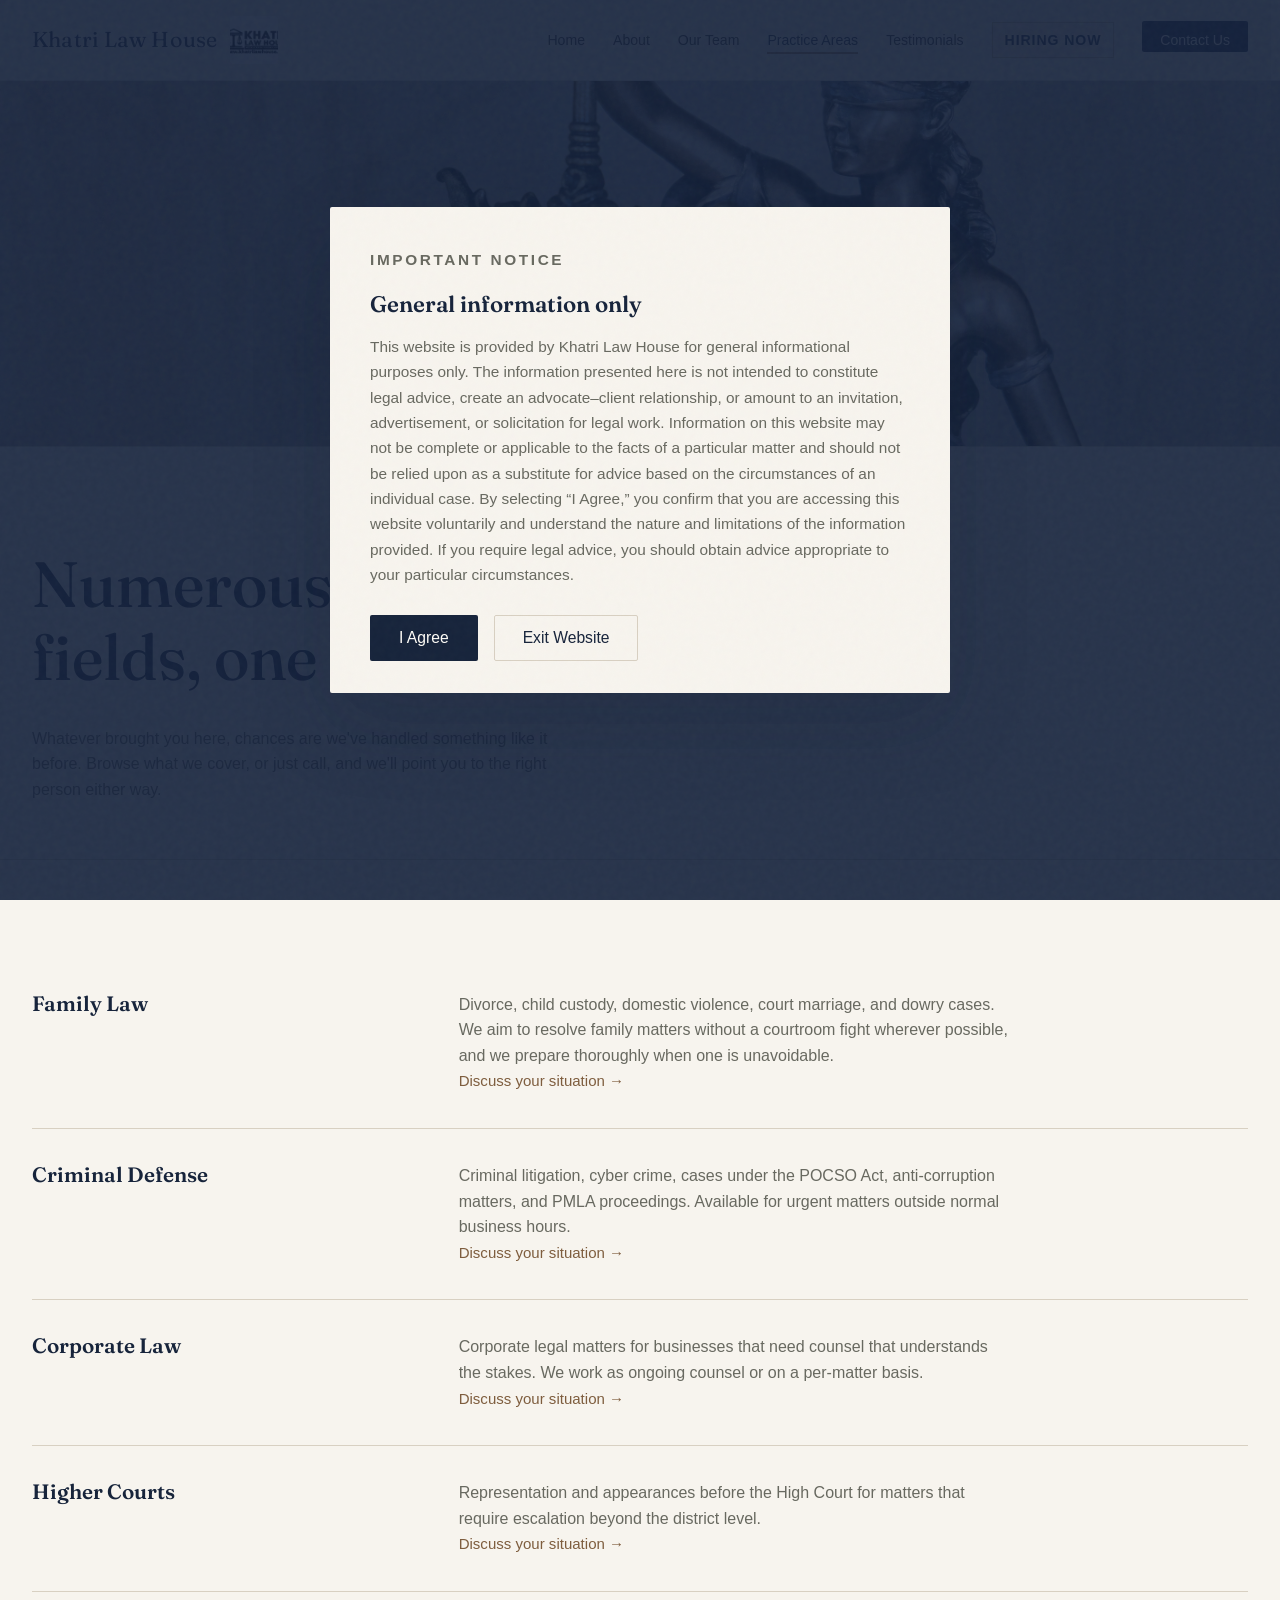
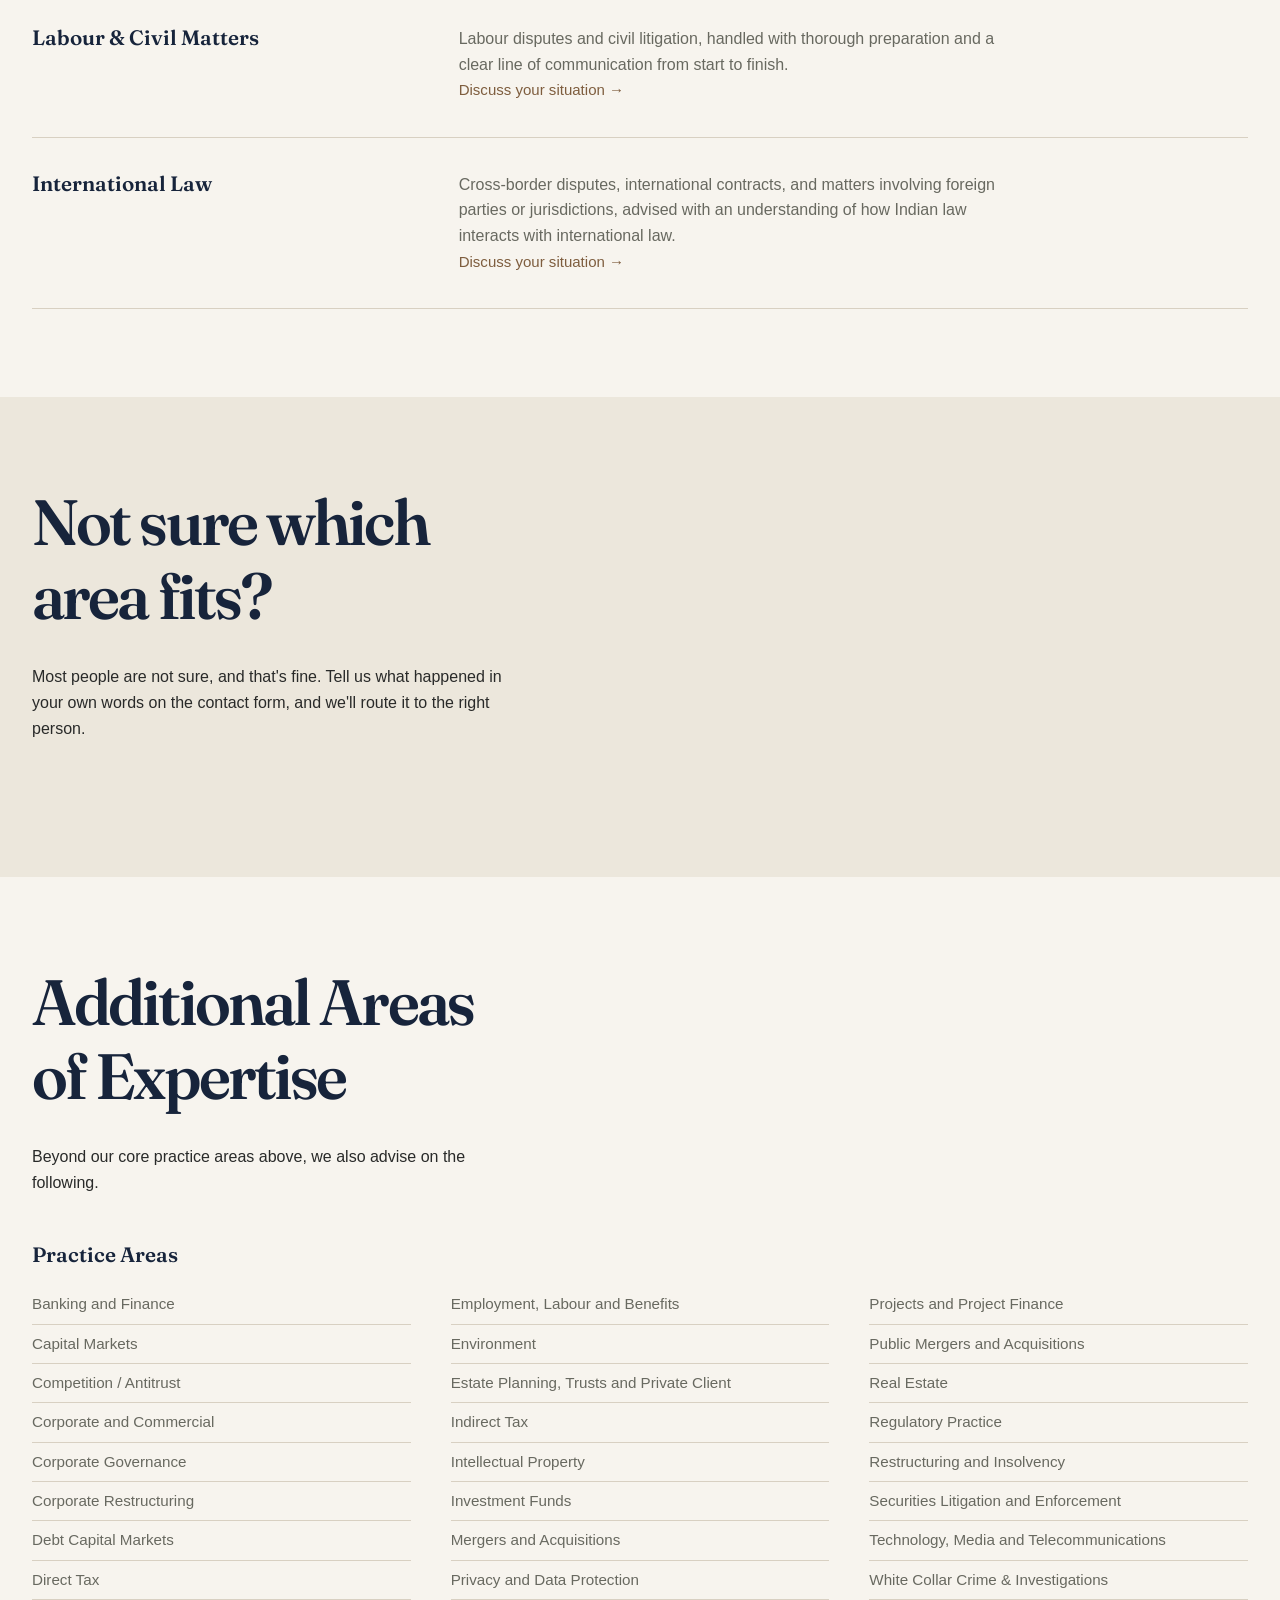
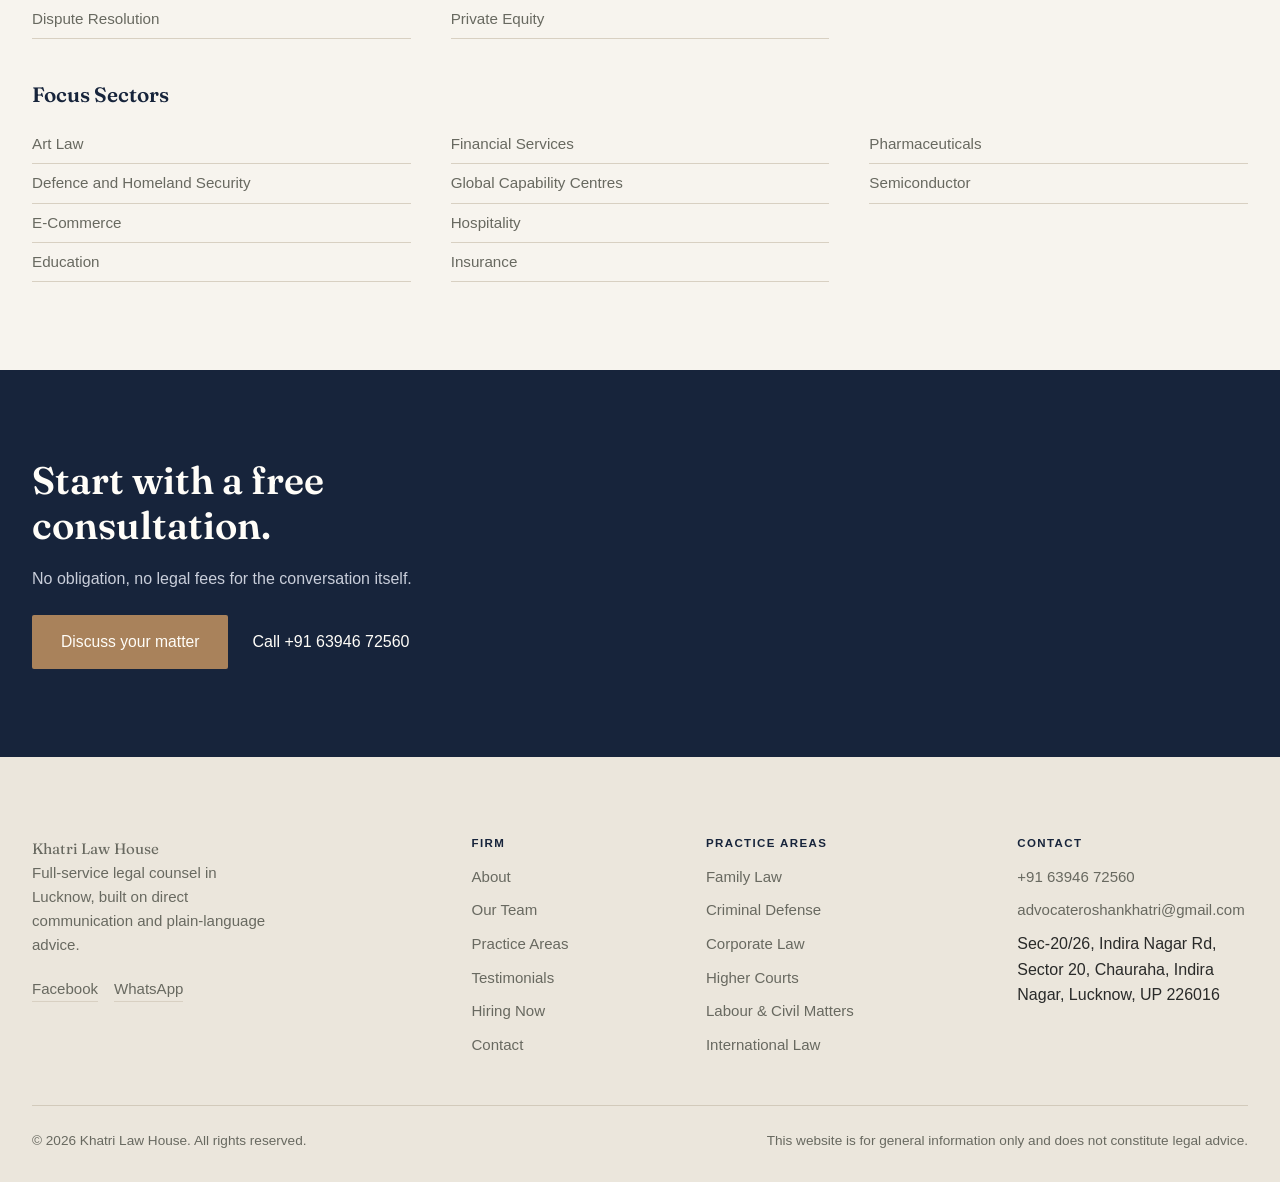
<file: practice-areas.html>
<!DOCTYPE html>
<html lang="en">
<head>
<meta charset="UTF-8">
<meta name="viewport" content="width=device-width, initial-scale=1.0">
<title>Practice Areas | Khatri Law House</title>
<meta name="description" content="Family law, criminal defense, corporate law, higher courts, and labour and civil matters. Full-service representation at Khatri Law House, Lucknow.">
<link rel="preconnect" href="https://fonts.googleapis.com">
<link rel="icon" href="favicon.ico" type="image/x-icon">
<link rel="icon" href="favicon-32x32.png" type="image/png" sizes="32x32">
<link rel="icon" href="favicon-16x16.png" type="image/png" sizes="16x16">
<link rel="icon" href="favicon-48x48.png" type="image/png" sizes="48x48">
<link rel="apple-touch-icon" href="favicon-48x48.png">
<link href="https://fonts.googleapis.com/css2?family=Fraunces:opsz,wght@9..144,400..600&family=Public+Sans:wght@400;500;600&display=swap" rel="stylesheet">
<link rel="stylesheet" href="styles.css">
<noscript><style>.reveal, .hero h1, .hero-lede, .hero-actions, .reveal.stagger > * { opacity: 1 !important; transform: none !important; animation: none !important; }</style></noscript>
</head>
<body>
<a class="skip-link" href="#main-content">Skip to content</a>
<div class="scroll-progress" id="scroll-progress"></div>

<!-- Disclaimer overlay -->
<div class="disclaimer-overlay" id="disclaimer-overlay">
  <div class="disclaimer-box">
    <p class="eyebrow">Important notice</p>
    <h2>General information only</h2>
    <p>This website is provided by Khatri Law House for general informational purposes only. The information presented here is not intended to constitute legal advice, create an advocate–client relationship, or amount to an invitation, advertisement, or solicitation for legal work. Information on this website may not be complete or applicable to the facts of a particular matter and should not be relied upon as a substitute for advice based on the circumstances of an individual case. By selecting “I Agree,” you confirm that you are accessing this website voluntarily and understand the nature and limitations of the information provided. If you require legal advice, you should obtain advice appropriate to your particular circumstances.</p>
    <div class="disclaimer-actions">
      <button type="button" class="btn btn-primary" id="disclaimer-agree">I Agree</button>
      <button type="button" class="btn btn-secondary" id="disclaimer-decline">Exit Website</button>
    </div>
  </div>
</div>

<header class="site-header">
  <nav class="nav">
    <a href="index.html" class="brand">Khatri Law House <img src="images/logo.jpg" alt="Khatri Law House logo" class="brand-logo" onerror="this.style.display='none'"></a>
    <button class="nav-toggle" aria-label="Toggle menu" aria-expanded="false">
      <span></span><span></span><span></span>
    </button>
    <ul class="nav-links">
      <li><a href="index.html">Home</a></li>
      <li><a href="about.html">About</a></li>
      <li><a href="team.html">Our Team</a></li>
      <li><a href="practice-areas.html" class="active" aria-current="page">Practice Areas</a></li>
      <li><a href="testimonials.html">Testimonials</a></li>
      <li><a href="hiring-now.html" class="nav-hiring"><span>Hiring Now</span></a></li>
      <li><a href="contact.html" class="nav-cta">Contact Us</a></li>
    </ul>
  </nav>
</header>

<main id="main-content">

  <!-- Banner -->
  <div class="page-banner img-placeholder" data-label="Add images/banner-practice-areas.jpg (recommended 2100×600px)">
    <img src="images/banner-practice-areas.jpg" alt="Khatri Law House banner" onerror="phImgFallback(this)">
  </div>

  <section class="hero" style="padding-bottom: 40px;">
    <div class="container">
      <h1 style="max-width: 16ch;">Numerous practice fields, one firm to call.</h1>
      <p class="hero-lede">Whatever brought you here, chances are we've handled something like it before. Browse what we cover, or just call, and we'll point you to the right person either way.</p>
    </div>
  </section>

  <hr class="divider">

  <section>
    <div class="container">

      <div id="family" class="practice-row reveal" style="padding-top: 44px;">
        <h3>Family Law</h3>
        <div>
          <p>Divorce, child custody, domestic violence, court marriage, and dowry cases. We aim to resolve family matters without a courtroom fight wherever possible, and we prepare thoroughly when one is unavoidable.</p>
          <a href="contact.html">Discuss your situation →</a>
        </div>
      </div>

      <div id="criminal" class="practice-row reveal">
        <h3>Criminal Defense</h3>
        <div>
          <p>Criminal litigation, cyber crime, cases under the POCSO Act, anti-corruption matters, and PMLA proceedings. Available for urgent matters outside normal business hours.</p>
          <a href="contact.html">Discuss your situation →</a>
        </div>
      </div>

      <div id="corporate" class="practice-row reveal">
        <h3>Corporate Law</h3>
        <div>
          <p>Corporate legal matters for businesses that need counsel that understands the stakes. We work as ongoing counsel or on a per-matter basis.</p>
          <a href="contact.html">Discuss your situation →</a>
        </div>
      </div>

      <div id="higher-courts" class="practice-row reveal">
        <h3>Higher Courts</h3>
        <div>
          <p>Representation and appearances before the High Court for matters that require escalation beyond the district level.</p>
          <a href="contact.html">Discuss your situation →</a>
        </div>
      </div>

      <div id="labour-civil" class="practice-row reveal">
        <h3>Labour &amp; Civil Matters</h3>
        <div>
          <p>Labour disputes and civil litigation, handled with thorough preparation and a clear line of communication from start to finish.</p>
          <a href="contact.html">Discuss your situation →</a>
        </div>
      </div>

      <div id="international" class="practice-row reveal">
        <h3>International Law</h3>
        <div>
          <p>Cross-border disputes, international contracts, and matters involving foreign parties or jurisdictions, advised with an understanding of how Indian law interacts with international law.</p>
          <a href="contact.html">Discuss your situation →</a>
        </div>
      </div>

    </div>
  </section>

  <section class="section-alt">
    <div class="container">
      <div class="section-head reveal">
        <h2>Not sure which area fits?</h2>
        <p>Most people are not sure, and that's fine. Tell us what happened in your own words on the contact form, and we'll route it to the right person.</p>
      </div>
    </div>
  </section>

  <!-- Additional expertise -->
  <section>
    <div class="container">
      <div class="section-head reveal">
        <h2>Additional Areas of Expertise</h2>
        <p>Beyond our core practice areas above, we also advise on the following.</p>
      </div>

      <div class="expertise-block reveal">
        <h3>Practice Areas</h3>
        <ul class="expertise-list">
          <li>Banking and Finance</li>
          <li>Capital Markets</li>
          <li>Competition / Antitrust</li>
          <li>Corporate and Commercial</li>
          <li>Corporate Governance</li>
          <li>Corporate Restructuring</li>
          <li>Debt Capital Markets</li>
          <li>Direct Tax</li>
          <li>Dispute Resolution</li>
          <li>Employment, Labour and Benefits</li>
          <li>Environment</li>
          <li>Estate Planning, Trusts and Private Client</li>
          <li>Indirect Tax</li>
          <li>Intellectual Property</li>
          <li>Investment Funds</li>
          <li>Mergers and Acquisitions</li>
          <li>Privacy and Data Protection</li>
          <li>Private Equity</li>
          <li>Projects and Project Finance</li>
          <li>Public Mergers and Acquisitions</li>
          <li>Real Estate</li>
          <li>Regulatory Practice</li>
          <li>Restructuring and Insolvency</li>
          <li>Securities Litigation and Enforcement</li>
          <li>Technology, Media and Telecommunications</li>
          <li>White Collar Crime &amp; Investigations</li>
        </ul>
      </div>

      <div class="expertise-block reveal">
        <h3>Focus Sectors</h3>
        <ul class="expertise-list">
          <li>Art Law</li>
          <li>Defence and Homeland Security</li>
          <li>E-Commerce</li>
          <li>Education</li>
          <li>Financial Services</li>
          <li>Global Capability Centres</li>
          <li>Hospitality</li>
          <li>Insurance</li>
          <li>Pharmaceuticals</li>
          <li>Semiconductor</li>
        </ul>
      </div>
    </div>
  </section>

  <section class="cta-band">
    <div class="container">
      <h2>Start with a free consultation.</h2>
      <p>No obligation, no legal fees for the conversation itself.</p>
      <div class="hero-actions" style="margin-top: 24px;">
        <a href="contact.html" class="btn btn-primary">Discuss your matter</a>
        <button type="button" class="btn btn-secondary phone-copy" data-phone="+916394672560" onclick="copyPhoneNumber(this)">Call +91 63946 72560<span class="copied-tip">Copied!</span></button>
      </div>
    </div>
  </section>

</main>

<footer class="site-footer">
  <div class="container">
    <div class="footer-grid">
      <div class="footer-brand">
        <a href="index.html" class="brand">Khatri Law House</a>
        <p>Full-service legal counsel in Lucknow, built on direct communication and plain-language advice.</p>
        <div class="footer-socials">
          <a href="https://www.facebook.com/khatrilawhouse/" target="_blank" rel="noopener">Facebook</a>
          <a href="https://wa.me/919336669096" target="_blank" rel="noopener">WhatsApp</a>
        </div>
      </div>
      <div>
        <h4>Firm</h4>
        <ul>
          <li><a href="about.html">About</a></li>
          <li><a href="team.html">Our Team</a></li>
          <li><a href="practice-areas.html">Practice Areas</a></li>
          <li><a href="testimonials.html">Testimonials</a></li>
          <li><a href="hiring-now.html">Hiring Now</a></li>
          <li><a href="contact.html">Contact</a></li>
        </ul>
      </div>
      <div>
        <h4>Practice Areas</h4>
        <ul>
          <li><a href="practice-areas.html#family">Family Law</a></li>
          <li><a href="practice-areas.html#criminal">Criminal Defense</a></li>
          <li><a href="practice-areas.html#corporate">Corporate Law</a></li>
          <li><a href="practice-areas.html#higher-courts">Higher Courts</a></li>
          <li><a href="practice-areas.html#labour-civil">Labour &amp; Civil Matters</a></li>
          <li><a href="practice-areas.html#international">International Law</a></li>
        </ul>
      </div>
      <div>
        <h4>Contact</h4>
        <ul>
          <li><button type="button" class="phone-copy" data-phone="+916394672560" onclick="copyPhoneNumber(this)">+91 63946 72560<span class="copied-tip">Copied!</span></button></li>
          <li><a href="mailto:advocateroshankhatri@gmail.com">advocateroshankhatri@gmail.com</a></li>
          <li>Sec-20/26, Indira Nagar Rd, Sector 20, Chauraha, Indira Nagar, Lucknow, UP 226016</li>
        </ul>
      </div>
    </div>
    <div class="footer-bottom">
      <span>© 2026 Khatri Law House. All rights reserved.</span>
      <span>This website is for general information only and does not constitute legal advice.</span>
    </div>
  </div>
</footer>

<button type="button" class="back-to-top" id="back-to-top" aria-label="Back to top">
  <svg viewBox="0 0 24 24" fill="none" stroke="currentColor" stroke-width="2" stroke-linecap="round" stroke-linejoin="round"><line x1="12" y1="19" x2="12" y2="5"></line><polyline points="5 12 12 5 19 12"></polyline></svg>
</button>

<script src="script.js"></script>
</body>
</html>
</file>
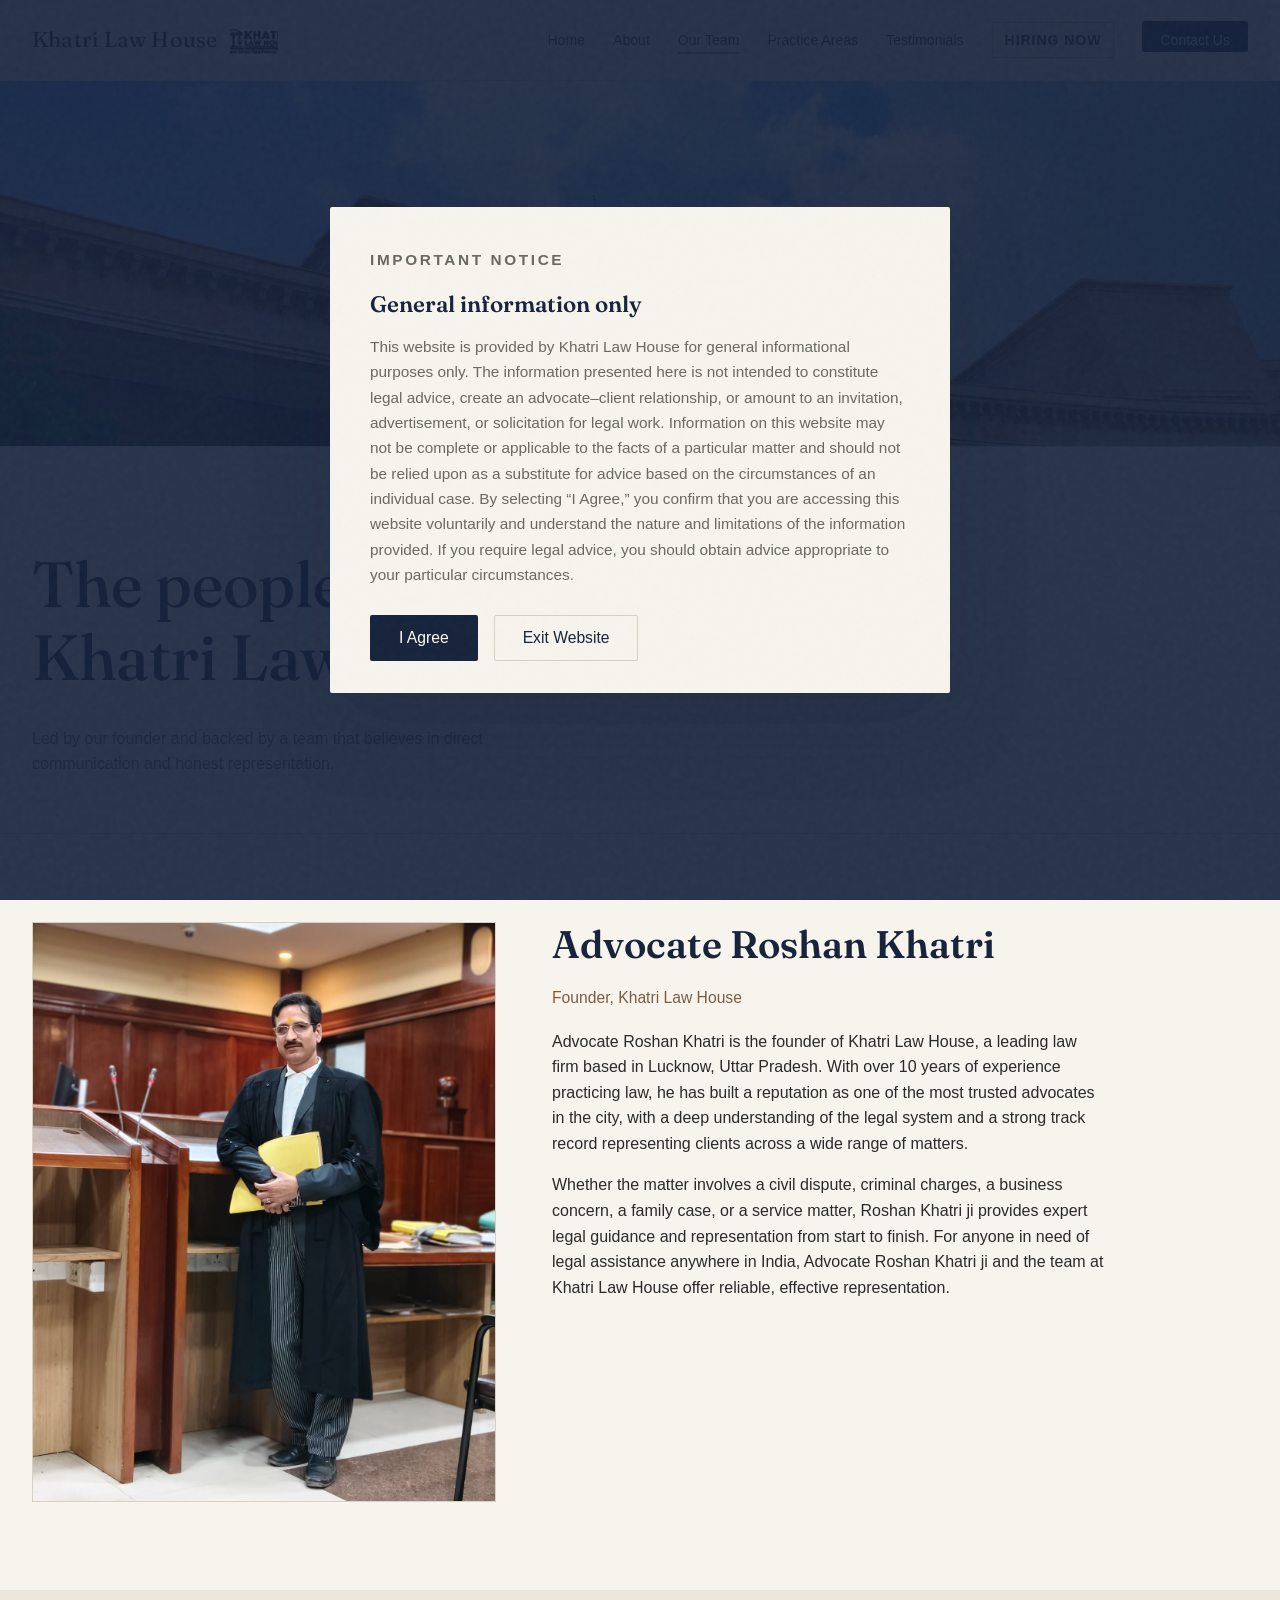
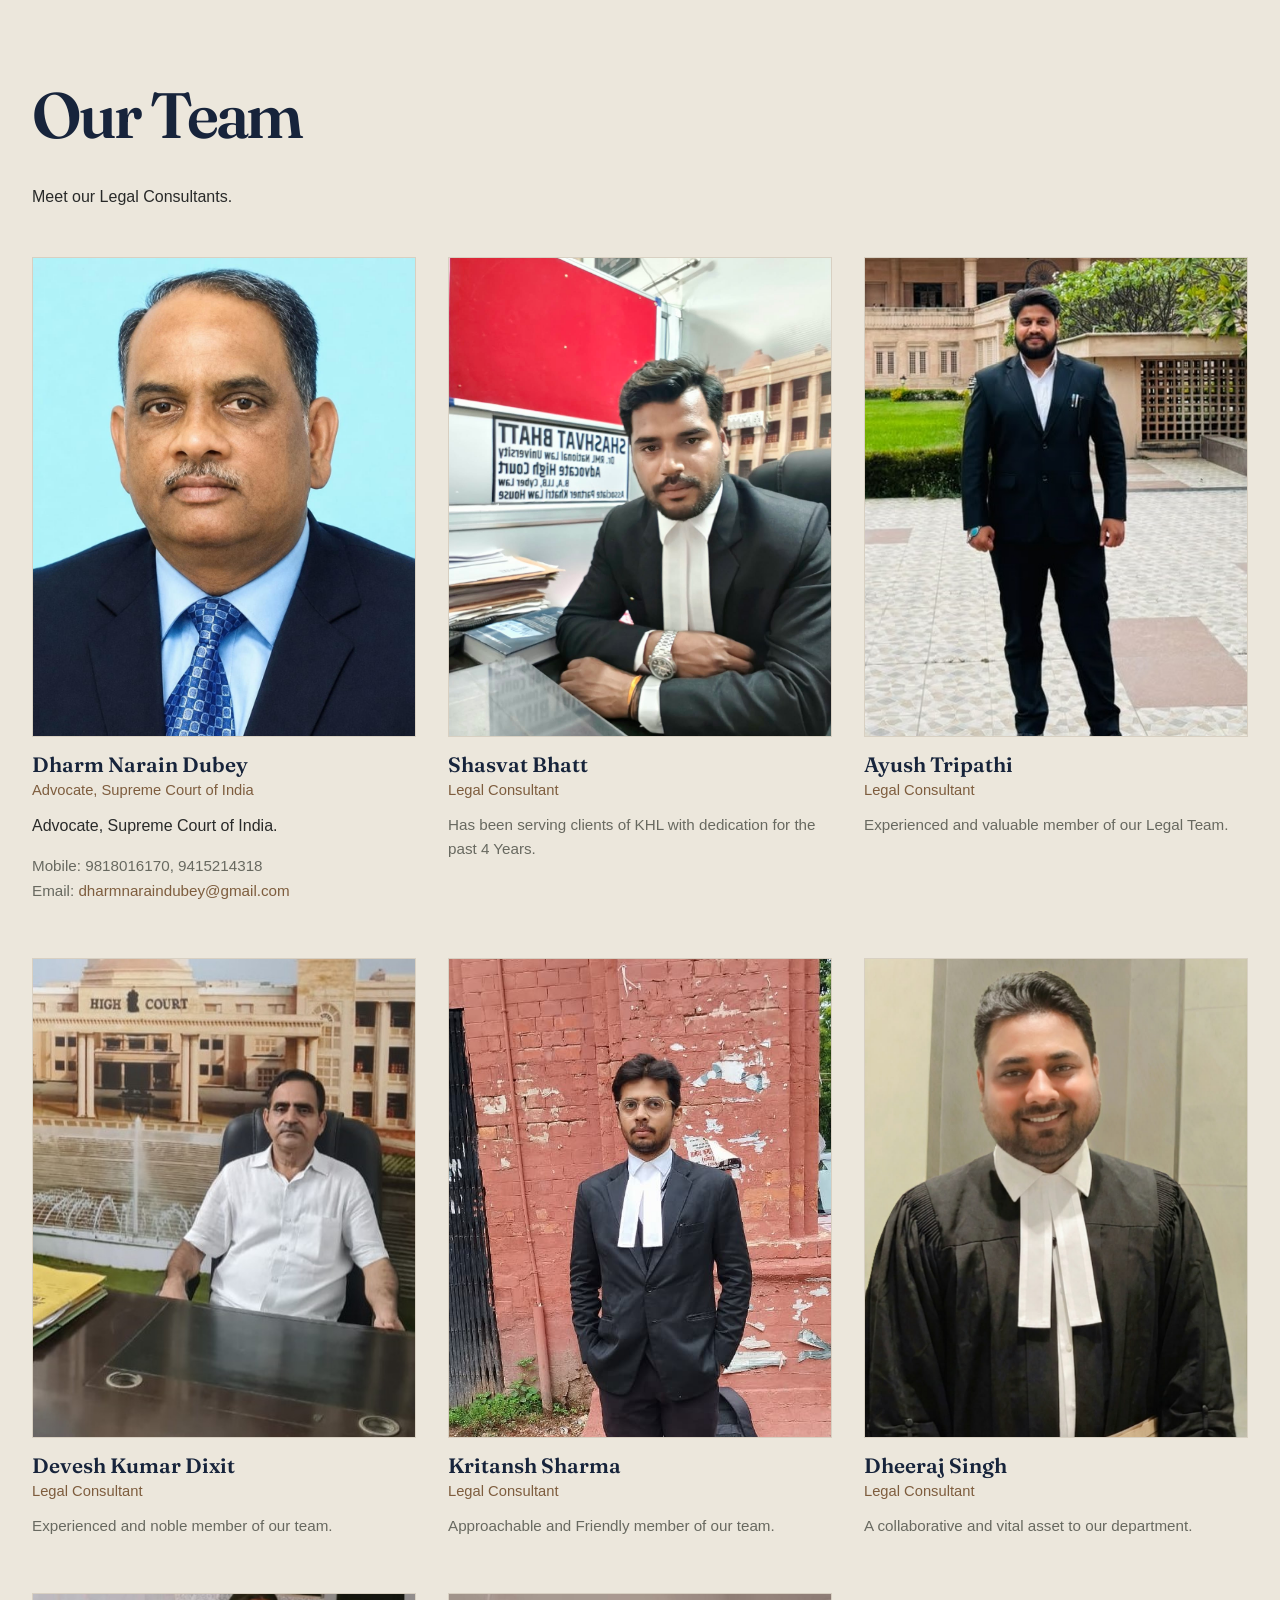
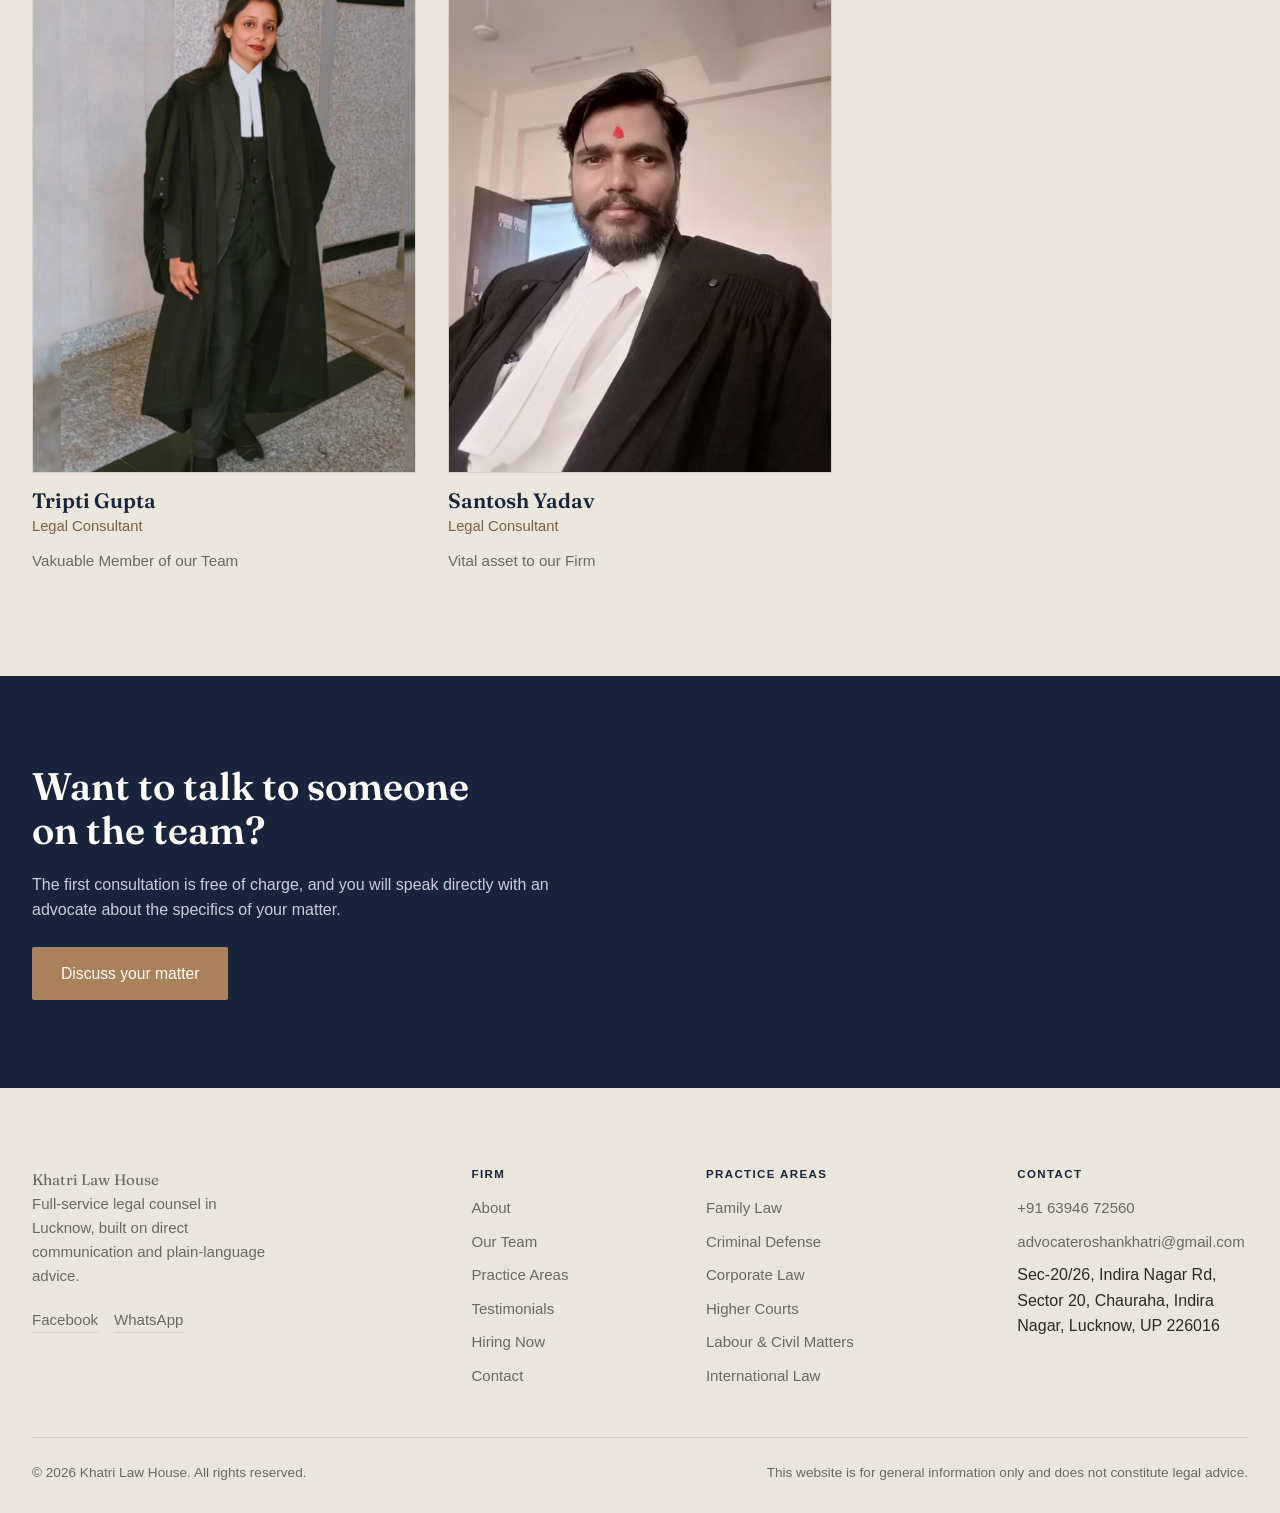
<file: team.html>
<!DOCTYPE html>
<html lang="en">
<head>
<meta charset="UTF-8">
<meta name="viewport" content="width=device-width, initial-scale=1.0">
<title>Our Team | Khatri Law House</title>
<meta name="description" content="Meet Advocate Roshan Khatri, founder of Khatri Law House, and the team behind the firm.">
<link rel="preconnect" href="https://fonts.googleapis.com">
<link rel="icon" href="favicon.ico" type="image/x-icon">
<link rel="icon" href="favicon-32x32.png" type="image/png" sizes="32x32">
<link rel="icon" href="favicon-16x16.png" type="image/png" sizes="16x16">
<link rel="icon" href="favicon-48x48.png" type="image/png" sizes="48x48">
<link rel="apple-touch-icon" href="favicon-48x48.png">
<link href="https://fonts.googleapis.com/css2?family=Fraunces:opsz,wght@9..144,400..600&family=Public+Sans:wght@400;500;600&display=swap" rel="stylesheet">
<link rel="stylesheet" href="styles.css">
<noscript><style>.reveal, .hero h1, .hero-lede, .hero-actions, .reveal.stagger > * { opacity: 1 !important; transform: none !important; animation: none !important; }</style></noscript>
</head>
<body>
<a class="skip-link" href="#main-content">Skip to content</a>
<div class="scroll-progress" id="scroll-progress"></div>

<!-- Disclaimer overlay -->
<div class="disclaimer-overlay" id="disclaimer-overlay">
  <div class="disclaimer-box">
    <p class="eyebrow">Important notice</p>
    <h2>General information only</h2>
    <p>This website is provided by Khatri Law House for general informational purposes only. The information presented here is not intended to constitute legal advice, create an advocate–client relationship, or amount to an invitation, advertisement, or solicitation for legal work. Information on this website may not be complete or applicable to the facts of a particular matter and should not be relied upon as a substitute for advice based on the circumstances of an individual case. By selecting “I Agree,” you confirm that you are accessing this website voluntarily and understand the nature and limitations of the information provided. If you require legal advice, you should obtain advice appropriate to your particular circumstances.</p>
    <div class="disclaimer-actions">
      <button type="button" class="btn btn-primary" id="disclaimer-agree">I Agree</button>
      <button type="button" class="btn btn-secondary" id="disclaimer-decline">Exit Website</button>
    </div>
  </div>
</div>

<header class="site-header">
  <nav class="nav">
    <a href="index.html" class="brand">Khatri Law House <img src="images/logo.jpg" alt="Khatri Law House logo" class="brand-logo" onerror="this.style.display='none'"></a>
    <button class="nav-toggle" aria-label="Toggle menu" aria-expanded="false">
      <span></span><span></span><span></span>
    </button>
    <ul class="nav-links">
      <li><a href="index.html">Home</a></li>
      <li><a href="about.html">About</a></li>
      <li><a href="team.html" class="active" aria-current="page">Our Team</a></li>
      <li><a href="practice-areas.html">Practice Areas</a></li>
      <li><a href="testimonials.html">Testimonials</a></li>
      <li><a href="hiring-now.html" class="nav-hiring"><span>Hiring Now</span></a></li>
      <li><a href="contact.html" class="nav-cta">Contact Us</a></li>
    </ul>
  </nav>
</header>

<main id="main-content">

  <!-- Banner -->
  <div class="page-banner img-placeholder" data-label="Add images/banner-team.jpg (recommended 2100×600px)">
    <img src="images/banner-team.jpg" alt="Khatri Law House team banner" onerror="phImgFallback(this)">
  </div>

  <section class="hero" style="padding-bottom: 40px;">
    <div class="container">
      <h1 style="max-width: 14ch;">The people behind Khatri Law House.</h1>
      <p class="hero-lede">Led by our founder and backed by a team that believes in direct communication and honest representation.</p>
    </div>
  </section>

  <hr class="divider">

  <!-- Founder feature -->
  <section>
    <div class="container">
      <div class="founder-feature reveal">
        <div class="img-placeholder" data-label="Add images/founder.jpg (recommended 800×1000px)">
          <img src="images/founder.jpg" alt="Advocate Roshan Khatri" onerror="phImgFallback(this)">
        </div>
        <div>
          <h2>Advocate Roshan Khatri</h2>
          <div class="role">Founder, Khatri Law House</div>
          <p>Advocate Roshan Khatri is the founder of Khatri Law House, a leading law firm based in Lucknow, Uttar Pradesh. With over 10 years of experience practicing law, he has built a reputation as one of the most trusted advocates in the city, with a deep understanding of the legal system and a strong track record representing clients across a wide range of matters.</p>
          <p>Whether the matter involves a civil dispute, criminal charges, a business concern, a family case, or a service matter, Roshan Khatri ji provides expert legal guidance and representation from start to finish. For anyone in need of legal assistance anywhere in India, Advocate Roshan Khatri ji and the team at Khatri Law House offer reliable, effective representation.</p>
        </div>
      </div>
    </div>
  </section>

  <!-- Team grid -->
  <section class="section-alt">
    <div class="container">
      <div class="section-head reveal">
        <h2>Our Team</h2>
        <p>Meet our Legal Consultants.</p>
      </div>
      <div class="people-grid reveal stagger">
        <div class="person">
  <div class="person-photo img-placeholder" data-label="Add images/team-supreme-court.jpg">
    <img src="images/team-supreme-court.jpg" alt="Advocate Dharm Narain Dubey" onerror="phImgFallback(this)">
  </div>
  <h3>Dharm Narain Dubey</h3>
  <div class="role">Advocate, Supreme Court of India</div>
  <p>Advocate, Supreme Court of India.</p>
  <p>
    Mobile: 9818016170, 9415214318<br>
    Email: <a href="mailto:dharmnaraindubey@gmail.com">dharmnaraindubey@gmail.com</a>
  </p>
</div>
        <div class="person">
          <div class="person-photo img-placeholder" data-label="Add images/team-1.jpg">
            <img src="images/team-1.jpg" alt="Team member" onerror="phImgFallback(this)">
          </div>
          <h3>Shasvat Bhatt</h3>
          <div class="role">Legal Consultant</div>
          <p>Has been serving clients of KHL with dedication for the past 4 Years.</p>
        </div>
        <div class="person">
          <div class="person-photo img-placeholder" data-label="Add images/team-2.jpg">
            <img src="images/team-2.jpg" alt="Team member" onerror="phImgFallback(this)">
          </div>
          <h3>Ayush Tripathi</h3>
          <div class="role">Legal Consultant</div>
          <p>Experienced and valuable member of our Legal Team.</p>
        </div>
        <div class="person">
          <div class="person-photo img-placeholder" data-label="Add images/team-3.jpg">
            <img src="images/team-3.jpg" alt="Team member" onerror="phImgFallback(this)">
          </div>
          <h3>Devesh Kumar Dixit</h3>
          <div class="role">Legal Consultant</div>
          <p>Experienced and noble member of our team.</p>
        </div>
        <div class="person">
          <div class="person-photo img-placeholder" data-label="Add images/team-4.jpg">
            <img src="images/team-4.jpg" alt="Team member" onerror="phImgFallback(this)">
          </div>
          <h3>Kritansh Sharma</h3>
          <div class="role">Legal Consultant</div>
          <p>Approachable and Friendly member of our team.</p>
        </div>
        <div class="person">
          <div class="person-photo img-placeholder" data-label="Add images/team-5.jpg">
            <img src="images/team-5.jpg" alt="Team member" onerror="phImgFallback(this)">
          </div>
          <h3>Dheeraj Singh</h3>
          <div class="role">Legal Consultant</div>
          <p>A collaborative and vital asset to our department.</p>
        </div>
        <div class="person">
          <div class="person-photo img-placeholder" data-label="Add images/team-6.jpg">
            <img src="images/team-6.jpg" alt="Team member" onerror="phImgFallback(this)">
          </div>
          <h3>Tripti Gupta</h3>
          <div class="role">Legal Consultant</div>
          <p>Vakuable Member of our Team</p>
        </div>
          <div class="person">
          <div class="person-photo img-placeholder" data-label="Add images/team-7.jpg">
            <img src="images/team-7.jpg" alt="Team member" onerror="phImgFallback(this)">
          </div>
          <h3>Santosh Yadav</h3>
          <div class="role">Legal Consultant</div>
          <p>Vital asset to our Firm</p>
        </div>
      </div>
    </div>
  </section>

  <!-- CTA -->
  <section class="cta-band">
    <div class="container">
      <h2>Want to talk to someone on the team?</h2>
      <p>The first consultation is free of charge, and you will speak directly with an advocate about the specifics of your matter.</p>
      <div class="hero-actions" style="margin-top: 24px;">
        <a href="contact.html" class="btn btn-primary">Discuss your matter</a>
      </div>
    </div>
  </section>

</main>

<footer class="site-footer">
  <div class="container">
    <div class="footer-grid">
      <div class="footer-brand">
        <a href="index.html" class="brand">Khatri Law House</a>
        <p>Full-service legal counsel in Lucknow, built on direct communication and plain-language advice.</p>
        <div class="footer-socials">
          <a href="https://www.facebook.com/khatrilawhouse/" target="_blank" rel="noopener">Facebook</a>
          <a href="https://wa.me/919336669096" target="_blank" rel="noopener">WhatsApp</a>
        </div>
      </div>
      <div>
        <h4>Firm</h4>
        <ul>
          <li><a href="about.html">About</a></li>
          <li><a href="team.html">Our Team</a></li>
          <li><a href="practice-areas.html">Practice Areas</a></li>
          <li><a href="testimonials.html">Testimonials</a></li>
          <li><a href="hiring-now.html">Hiring Now</a></li>
          <li><a href="contact.html">Contact</a></li>
        </ul>
      </div>
      <div>
        <h4>Practice Areas</h4>
        <ul>
          <li><a href="practice-areas.html#family">Family Law</a></li>
          <li><a href="practice-areas.html#criminal">Criminal Defense</a></li>
          <li><a href="practice-areas.html#corporate">Corporate Law</a></li>
          <li><a href="practice-areas.html#higher-courts">Higher Courts</a></li>
          <li><a href="practice-areas.html#labour-civil">Labour &amp; Civil Matters</a></li>
          <li><a href="practice-areas.html#international">International Law</a></li>
        </ul>
      </div>
      <div>
        <h4>Contact</h4>
        <ul>
          <li><button type="button" class="phone-copy" data-phone="+916394672560" onclick="copyPhoneNumber(this)">+91 63946 72560<span class="copied-tip">Copied!</span></button></li>
          <li><a href="mailto:advocateroshankhatri@gmail.com">advocateroshankhatri@gmail.com</a></li>
          <li>Sec-20/26, Indira Nagar Rd, Sector 20, Chauraha, Indira Nagar, Lucknow, UP 226016</li>
        </ul>
      </div>
    </div>
    <div class="footer-bottom">
      <span>© 2026 Khatri Law House. All rights reserved.</span>
      <span>This website is for general information only and does not constitute legal advice.</span>
    </div>
  </div>
</footer>

<button type="button" class="back-to-top" id="back-to-top" aria-label="Back to top">
  <svg viewBox="0 0 24 24" fill="none" stroke="currentColor" stroke-width="2" stroke-linecap="round" stroke-linejoin="round"><line x1="12" y1="19" x2="12" y2="5"></line><polyline points="5 12 12 5 19 12"></polyline></svg>
</button>

<script src="script.js"></script>
</body>
</html>
</file>
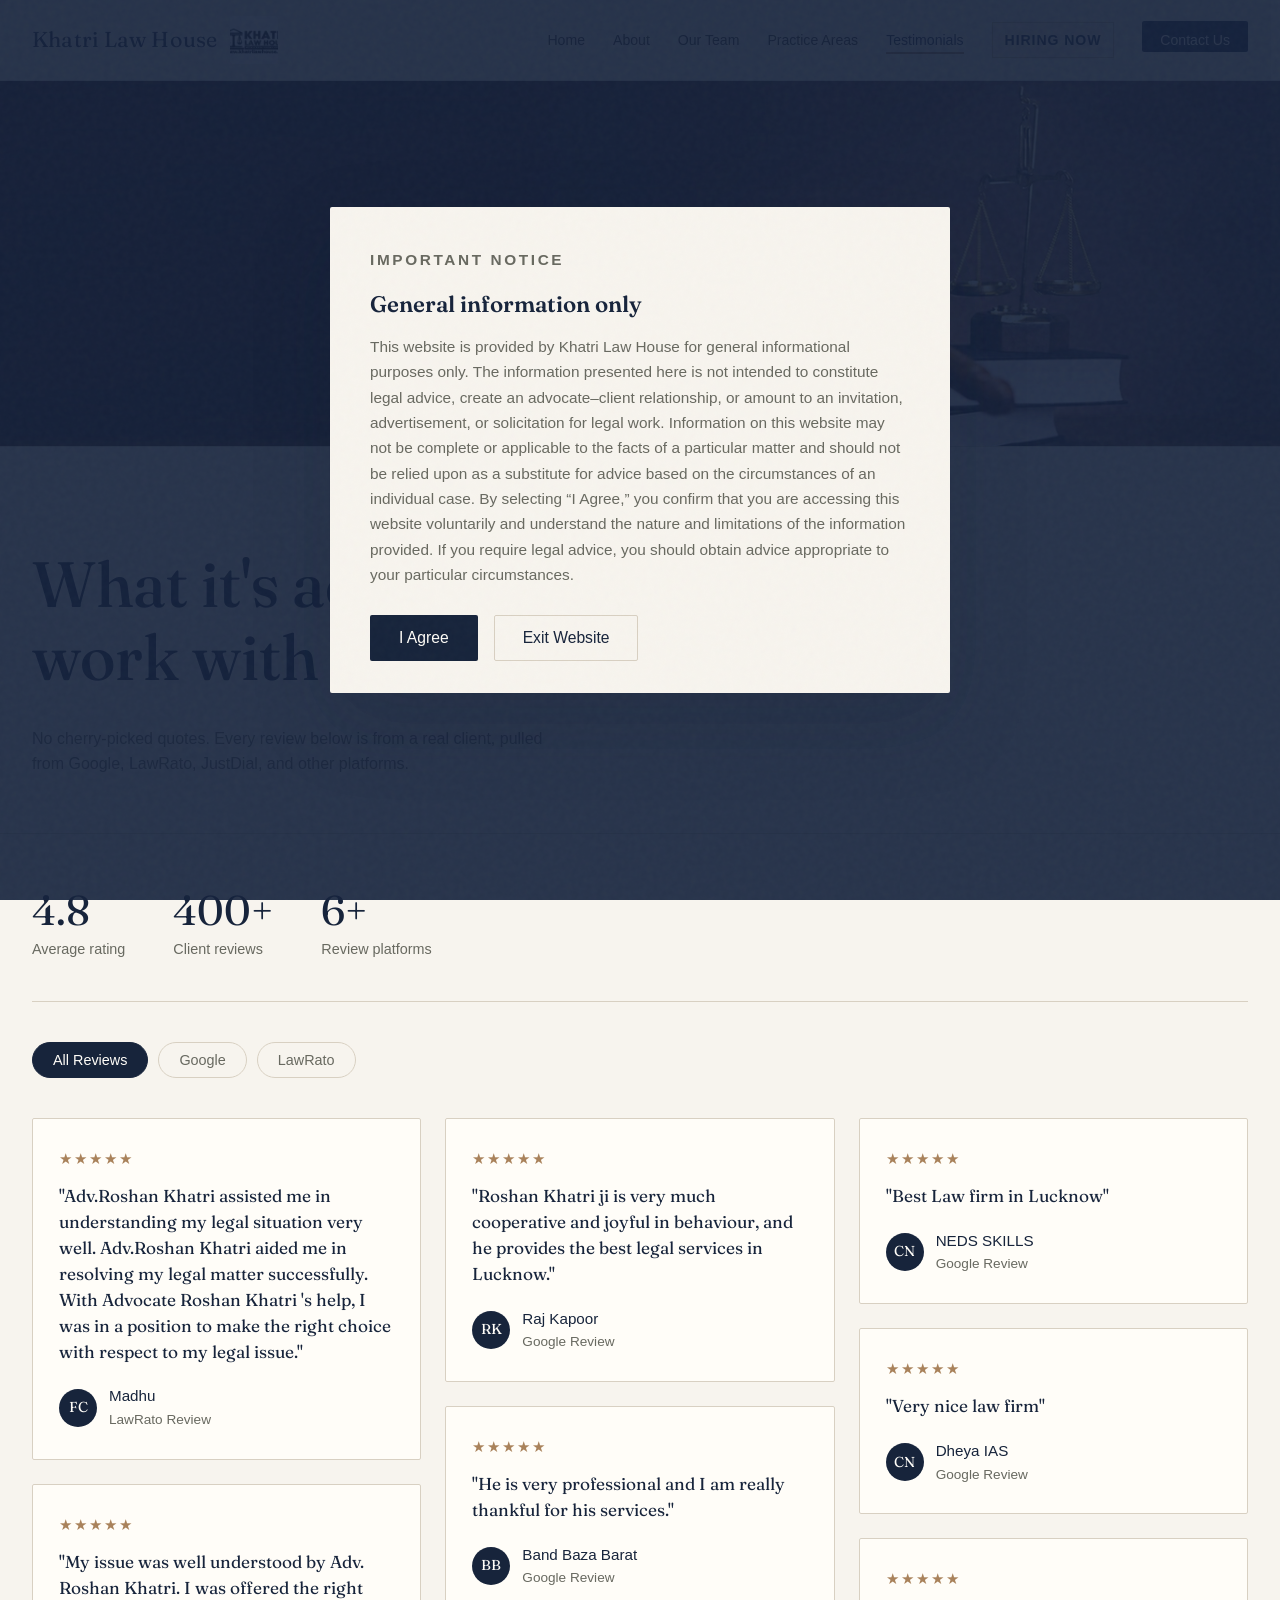
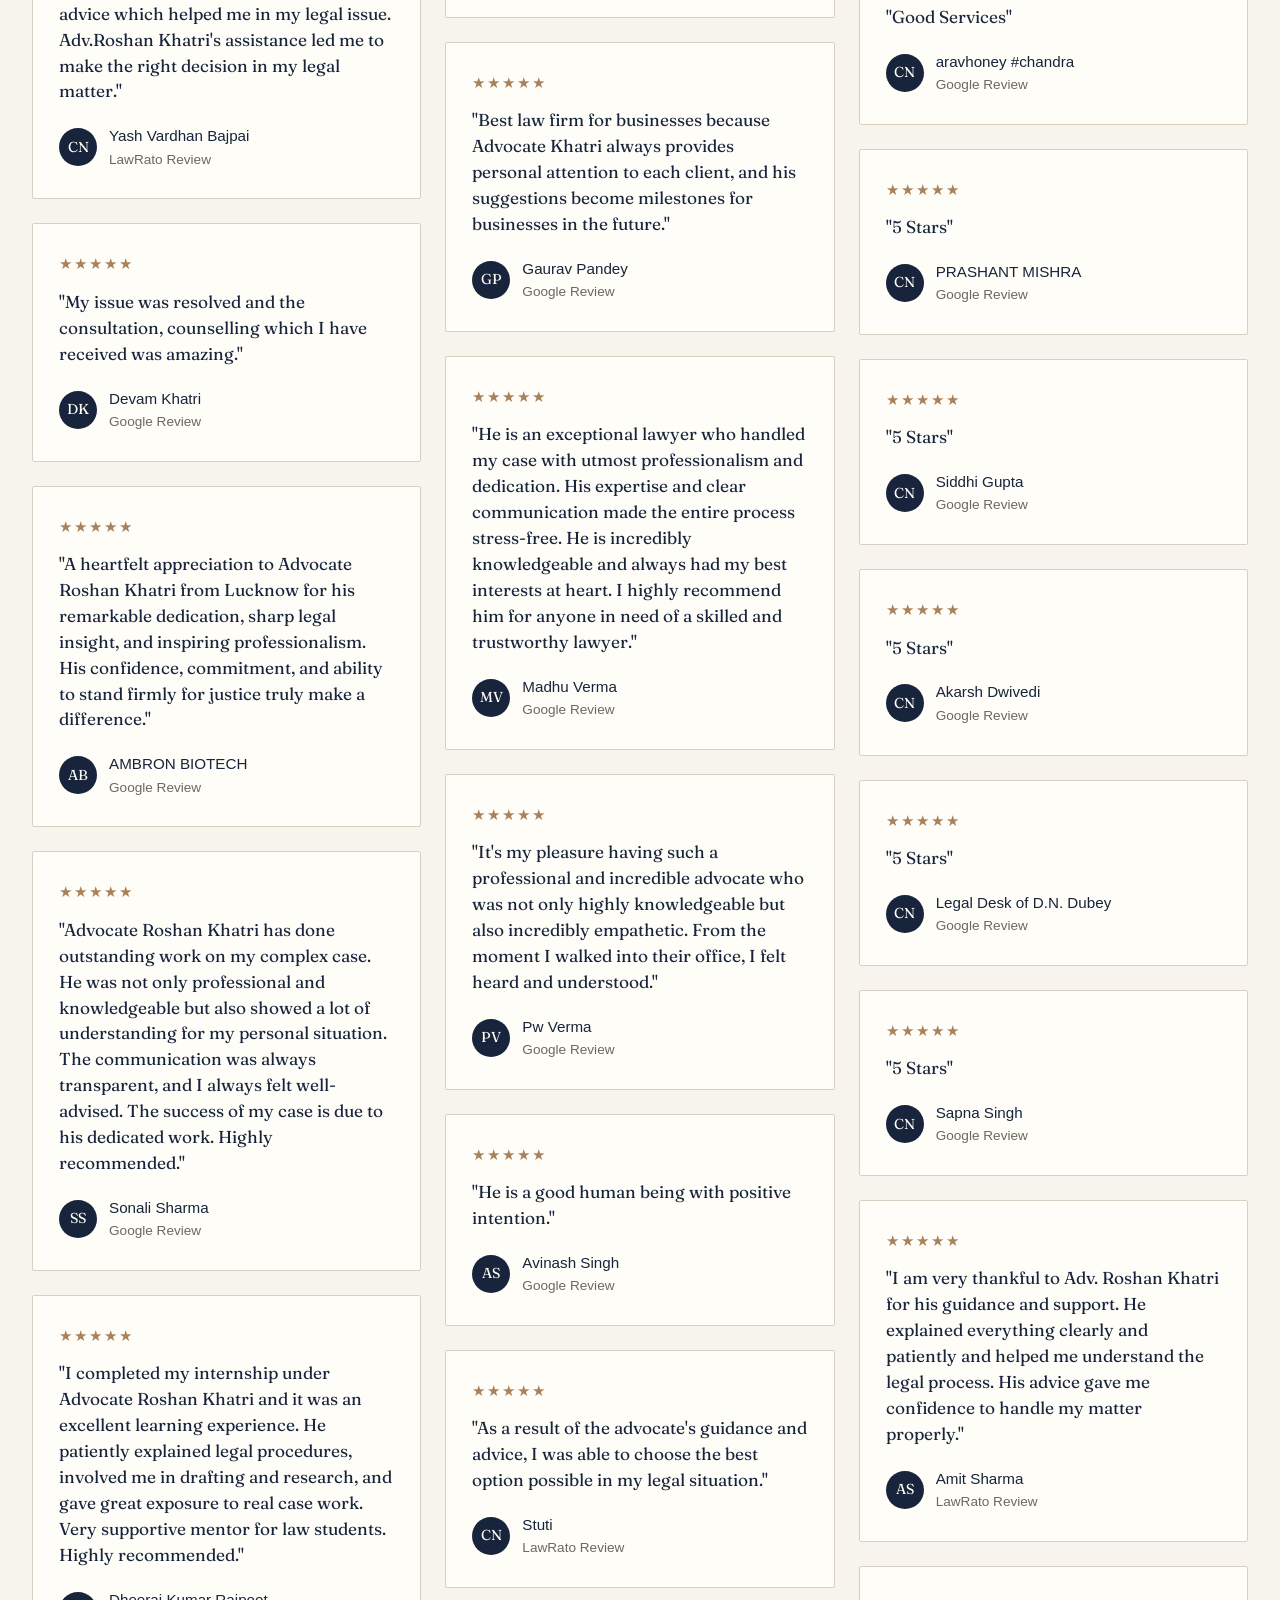
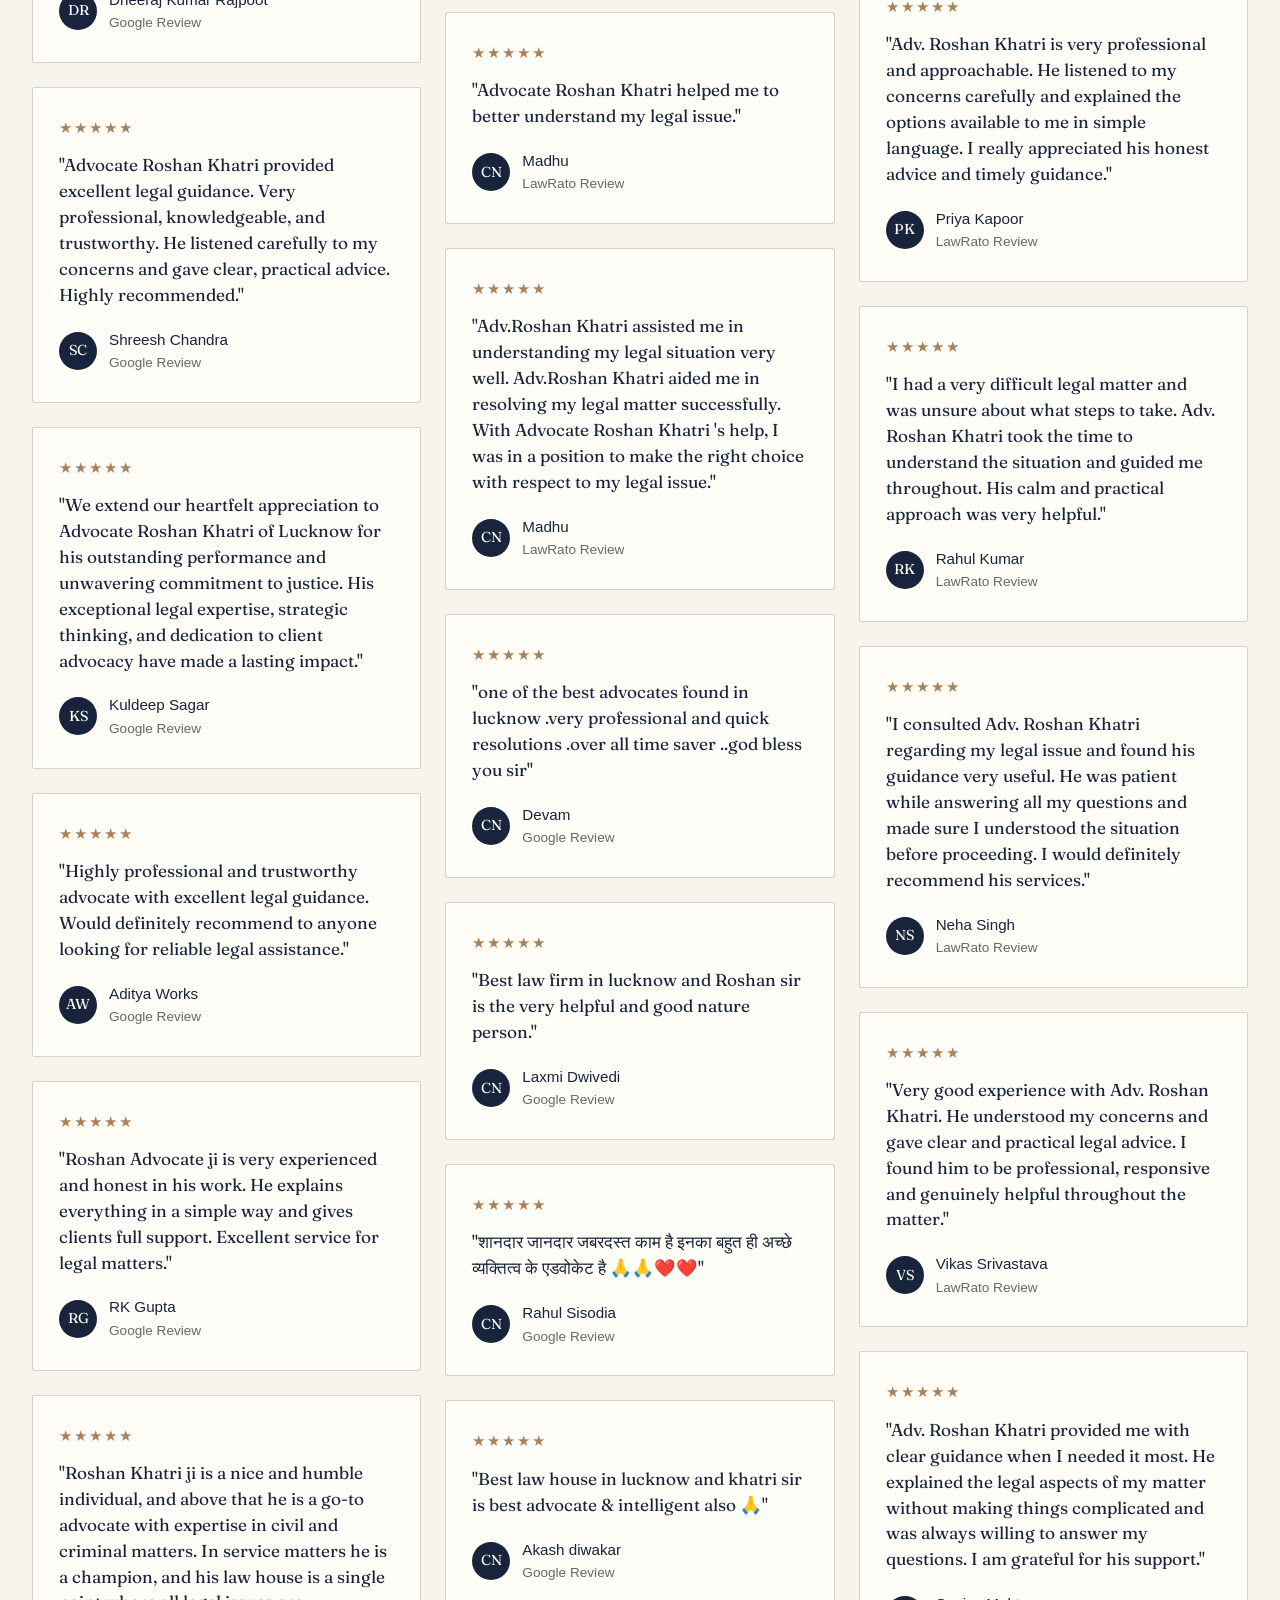
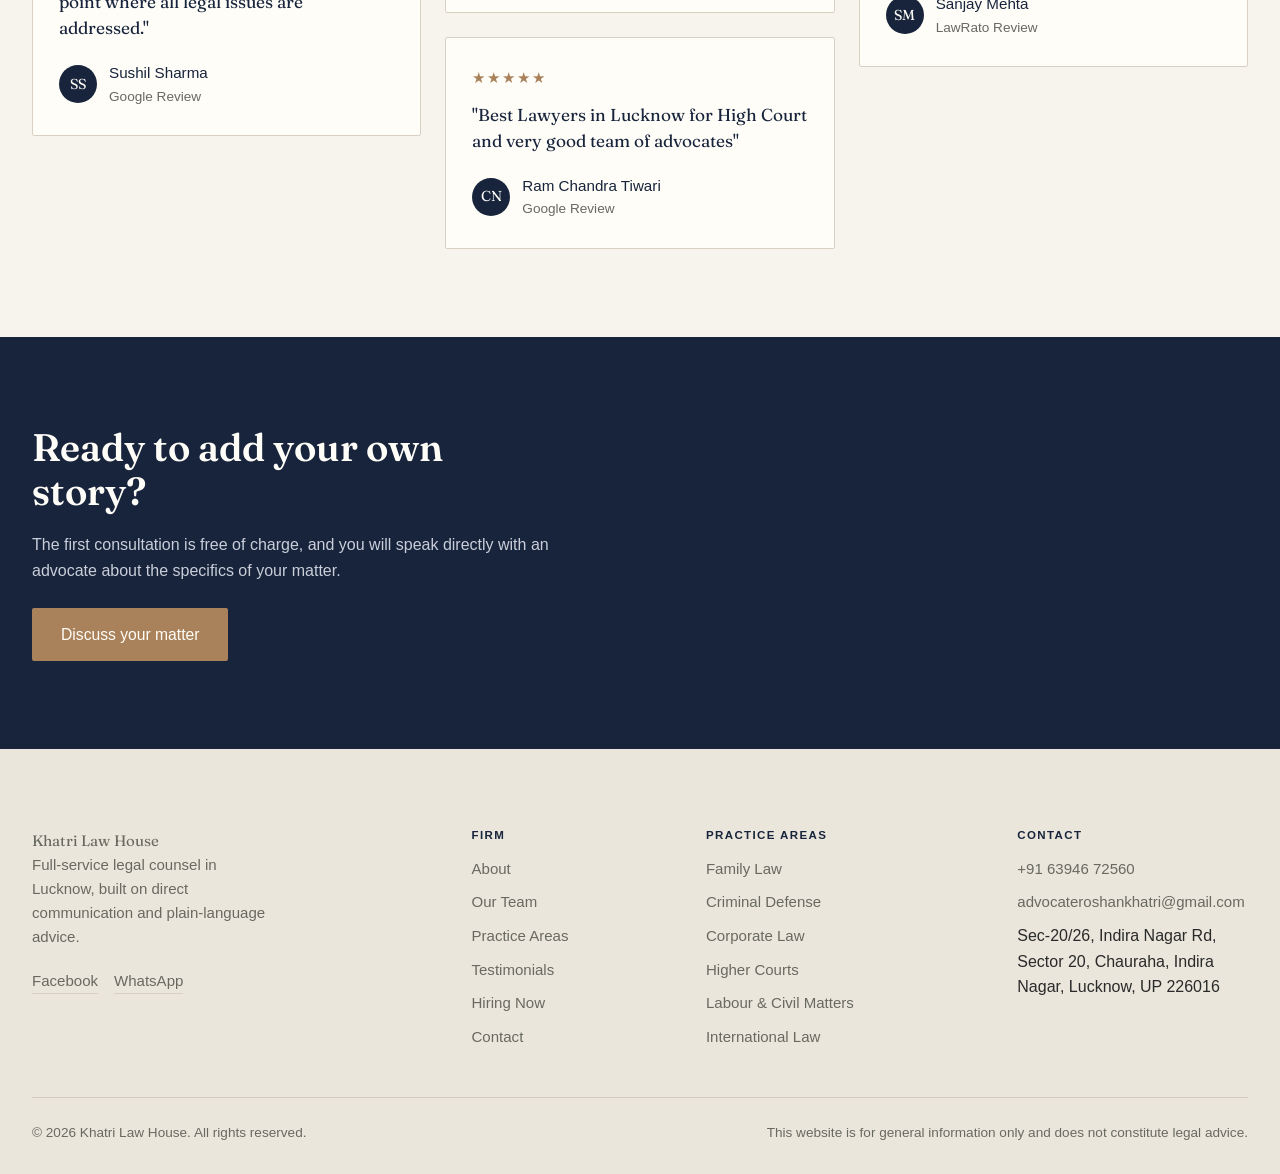
<file: testimonials.html>
<!DOCTYPE html>
<html lang="en">
<head>
<meta charset="UTF-8">
<meta name="viewport" content="width=device-width, initial-scale=1.0">
<title>Testimonials | Khatri Law House</title>
<meta name="description" content="Read what clients say about working with Khatri Law House: real reviews from Google, LawRato, JustDial, and other platforms.">
<link rel="preconnect" href="https://fonts.googleapis.com">
<link rel="icon" href="favicon.ico" type="image/x-icon">
<link rel="icon" href="favicon-32x32.png" type="image/png" sizes="32x32">
<link rel="icon" href="favicon-16x16.png" type="image/png" sizes="16x16">
<link rel="icon" href="favicon-48x48.png" type="image/png" sizes="48x48">
<link rel="apple-touch-icon" href="favicon-48x48.png">
<link href="https://fonts.googleapis.com/css2?family=Fraunces:opsz,wght@9..144,400..600&family=Public+Sans:wght@400;500;600&display=swap" rel="stylesheet">
<link rel="stylesheet" href="styles.css">
<noscript><style>.reveal, .hero h1, .hero-lede, .hero-actions, .reveal.stagger > * { opacity: 1 !important; transform: none !important; animation: none !important; }</style></noscript>
</head>
<body>
<a class="skip-link" href="#main-content">Skip to content</a>
<div class="scroll-progress" id="scroll-progress"></div>

<!-- Disclaimer overlay -->
<div class="disclaimer-overlay" id="disclaimer-overlay">
  <div class="disclaimer-box">
    <p class="eyebrow">Important notice</p>
    <h2>General information only</h2>
    <p>This website is provided by Khatri Law House for general informational purposes only. The information presented here is not intended to constitute legal advice, create an advocate–client relationship, or amount to an invitation, advertisement, or solicitation for legal work. Information on this website may not be complete or applicable to the facts of a particular matter and should not be relied upon as a substitute for advice based on the circumstances of an individual case. By selecting “I Agree,” you confirm that you are accessing this website voluntarily and understand the nature and limitations of the information provided. If you require legal advice, you should obtain advice appropriate to your particular circumstances.</p>
    <div class="disclaimer-actions">
      <button type="button" class="btn btn-primary" id="disclaimer-agree">I Agree</button>
      <button type="button" class="btn btn-secondary" id="disclaimer-decline">Exit Website</button>
    </div>
  </div>
</div>

<header class="site-header">
  <nav class="nav">
    <a href="index.html" class="brand">Khatri Law House <img src="images/logo.jpg" alt="Khatri Law House logo" class="brand-logo" onerror="this.style.display='none'"></a>
    <button class="nav-toggle" aria-label="Toggle menu" aria-expanded="false">
      <span></span><span></span><span></span>
    </button>
    <ul class="nav-links">
      <li><a href="index.html">Home</a></li>
      <li><a href="about.html">About</a></li>
      <li><a href="team.html">Our Team</a></li>
      <li><a href="practice-areas.html">Practice Areas</a></li>
      <li><a href="testimonials.html" class="active" aria-current="page">Testimonials</a></li>
      <li><a href="hiring-now.html" class="nav-hiring"><span>Hiring Now</span></a></li>
      <li><a href="contact.html" class="nav-cta">Contact Us</a></li>
    </ul>
  </nav>
</header>

<main id="main-content">

  <!-- Banner -->
  <div class="page-banner img-placeholder" data-label="Add images/banner-testimonials.jpg (recommended 2100×600px)">
    <img src="images/banner-testimonials.jpg" alt="Khatri Law House banner" onerror="phImgFallback(this)">
  </div>

  <section class="hero" style="padding-bottom: 40px;">
    <div class="container">
      <h1 style="max-width: 18ch;">What it's actually like to work with us.</h1>
      <p class="hero-lede">No cherry-picked quotes. Every review below is from a real client, pulled from Google, LawRato, JustDial, and other platforms.</p>
    </div>
  </section>

  <hr class="divider">

  <!-- Stats -->
  <section style="padding-top: 56px; padding-bottom: 0;">
    <div class="container">
      <div class="testi-stats reveal">
        <div class="testi-stat">
          <span class="testi-stat-num">4.8</span>
          <span class="testi-stat-label">Average rating</span>
        </div>
        <div class="testi-stat">
          <span class="testi-stat-num">400+</span>
          <span class="testi-stat-label">Client reviews</span>
        </div>
        <div class="testi-stat">
          <span class="testi-stat-num">6+</span>
          <span class="testi-stat-label">Review platforms</span>
        </div>
      </div>

      <!-- Filters -->
      <div class="testi-filters" role="tablist" aria-label="Filter testimonials by source">
        <button type="button" class="testi-filter active" data-filter="all">All Reviews</button>
        <button type="button" class="testi-filter" data-filter="Google Review">Google</button>
        <button type="button" class="testi-filter" data-filter="LawRato Review">LawRato</button>
      </div>
    </div>
  </section>

  <!-- Testimonials grid -->
  <section style="padding-top: 32px;">
    <div class="container">

      <!--
        HOW TO ADD YOUR ~30 REVIEWS:
        Copy one <article class="testimonial-card">...</article> block below
        (including the closing tag) for each review, and paste it just
        before </div> that closes #testimonials-grid. Edit the quote,
        name, source and rating for each one. Everything else, including the
        filters, the average rating count, and the reveal animation,
        updates itself automatically. No other changes are needed.
      -->
      <div class="testimonials-grid" id="testimonials-grid">

        <article class="testimonial-card" data-source="LawRato Review" data-rating="5">
          <div class="testimonial-stars">★★★★★</div>
          <p class="testimonial-text">"Adv.Roshan Khatri assisted me in understanding my legal situation very well. Adv.Roshan Khatri aided me in resolving my legal matter successfully. With Advocate Roshan Khatri 's help, I was in a position to make the right choice with respect to my legal issue."</p>
          <div class="testimonial-meta">
            <span class="testimonial-avatar">FC</span>
            <div>
              <span class="testimonial-name">Madhu</span>
              <span class="testimonial-source">LawRato Review</span>
            </div>
          </div>
        </article>

        <article class="testimonial-card" data-source="LawRato Review" data-rating="5">
          <div class="testimonial-stars">★★★★★</div>
          <p class="testimonial-text">"My issue was well understood by Adv. Roshan Khatri. I was offered the right advice which helped me in my legal issue. Adv.Roshan Khatri's assistance led me to make the right decision in my legal matter."</p>
          <div class="testimonial-meta">
            <span class="testimonial-avatar">CN</span>
            <div>
              <span class="testimonial-name">Yash Vardhan Bajpai</span>
              <span class="testimonial-source">LawRato Review</span>
            </div>
          </div>
        </article>

        <article class="testimonial-card" data-source="Google" data-rating="5">
  <div class="testimonial-stars">★★★★★</div>
  <p class="testimonial-text">"My issue was resolved and the consultation, counselling which I have received was amazing."</p>
  <div class="testimonial-meta">
    <span class="testimonial-avatar">DK</span>
    <div>
      <span class="testimonial-name">Devam Khatri</span>
      <span class="testimonial-source">Google Review</span>
    </div>
  </div>
</article>

<article class="testimonial-card" data-source="Google" data-rating="5">
  <div class="testimonial-stars">★★★★★</div>
  <p class="testimonial-text">"A heartfelt appreciation to Advocate Roshan Khatri from Lucknow for his remarkable dedication, sharp legal insight, and inspiring professionalism. His confidence, commitment, and ability to stand firmly for justice truly make a difference."</p>
  <div class="testimonial-meta">
    <span class="testimonial-avatar">AB</span>
    <div>
      <span class="testimonial-name">AMBRON BIOTECH</span>
      <span class="testimonial-source">Google Review</span>
    </div>
  </div>
</article>

<article class="testimonial-card" data-source="Google" data-rating="5">
  <div class="testimonial-stars">★★★★★</div>
  <p class="testimonial-text">"Advocate Roshan Khatri has done outstanding work on my complex case. He was not only professional and knowledgeable but also showed a lot of understanding for my personal situation. The communication was always transparent, and I always felt well-advised. The success of my case is due to his dedicated work. Highly recommended."</p>
  <div class="testimonial-meta">
    <span class="testimonial-avatar">SS</span>
    <div>
      <span class="testimonial-name">Sonali Sharma</span>
      <span class="testimonial-source">Google Review</span>
    </div>
  </div>
</article>

<article class="testimonial-card" data-source="Google" data-rating="5">
  <div class="testimonial-stars">★★★★★</div>
  <p class="testimonial-text">"I completed my internship under Advocate Roshan Khatri and it was an excellent learning experience. He patiently explained legal procedures, involved me in drafting and research, and gave great exposure to real case work. Very supportive mentor for law students. Highly recommended."</p>
  <div class="testimonial-meta">
    <span class="testimonial-avatar">DR</span>
    <div>
      <span class="testimonial-name">Dheeraj Kumar Rajpoot</span>
      <span class="testimonial-source">Google Review</span>
    </div>
  </div>
</article>

<article class="testimonial-card" data-source="Google" data-rating="5">
  <div class="testimonial-stars">★★★★★</div>
  <p class="testimonial-text">"Advocate Roshan Khatri provided excellent legal guidance. Very professional, knowledgeable, and trustworthy. He listened carefully to my concerns and gave clear, practical advice. Highly recommended."</p>
  <div class="testimonial-meta">
    <span class="testimonial-avatar">SC</span>
    <div>
      <span class="testimonial-name">Shreesh Chandra</span>
      <span class="testimonial-source">Google Review</span>
    </div>
  </div>
</article>

<article class="testimonial-card" data-source="Google" data-rating="5">
  <div class="testimonial-stars">★★★★★</div>
  <p class="testimonial-text">"We extend our heartfelt appreciation to Advocate Roshan Khatri of Lucknow for his outstanding performance and unwavering commitment to justice. His exceptional legal expertise, strategic thinking, and dedication to client advocacy have made a lasting impact."</p>
  <div class="testimonial-meta">
    <span class="testimonial-avatar">KS</span>
    <div>
      <span class="testimonial-name">Kuldeep Sagar</span>
      <span class="testimonial-source">Google Review</span>
    </div>
  </div>
</article>

<article class="testimonial-card" data-source="Google" data-rating="5">
  <div class="testimonial-stars">★★★★★</div>
  <p class="testimonial-text">"Highly professional and trustworthy advocate with excellent legal guidance. Would definitely recommend to anyone looking for reliable legal assistance."</p>
  <div class="testimonial-meta">
    <span class="testimonial-avatar">AW</span>
    <div>
      <span class="testimonial-name">Aditya Works</span>
      <span class="testimonial-source">Google Review</span>
    </div>
  </div>
</article>

<article class="testimonial-card" data-source="Google" data-rating="5">
  <div class="testimonial-stars">★★★★★</div>
  <p class="testimonial-text">"Roshan Advocate ji is very experienced and honest in his work. He explains everything in a simple way and gives clients full support. Excellent service for legal matters."</p>
  <div class="testimonial-meta">
    <span class="testimonial-avatar">RG</span>
    <div>
      <span class="testimonial-name">RK Gupta</span>
      <span class="testimonial-source">Google Review</span>
    </div>
  </div>
</article>

<article class="testimonial-card" data-source="Google" data-rating="5">
  <div class="testimonial-stars">★★★★★</div>
  <p class="testimonial-text">"Roshan Khatri ji is a nice and humble individual, and above that he is a go-to advocate with expertise in civil and criminal matters. In service matters he is a champion, and his law house is a single point where all legal issues are addressed."</p>
  <div class="testimonial-meta">
    <span class="testimonial-avatar">SS</span>
    <div>
      <span class="testimonial-name">Sushil Sharma</span>
      <span class="testimonial-source">Google Review</span>
    </div>
  </div>
</article>

<article class="testimonial-card" data-source="Google" data-rating="5">
  <div class="testimonial-stars">★★★★★</div>
  <p class="testimonial-text">"Roshan Khatri ji is very much cooperative and joyful in behaviour, and he provides the best legal services in Lucknow."</p>
  <div class="testimonial-meta">
    <span class="testimonial-avatar">RK</span>
    <div>
      <span class="testimonial-name">Raj Kapoor</span>
      <span class="testimonial-source">Google Review</span>
    </div>
  </div>
</article>

<article class="testimonial-card" data-source="Google" data-rating="5">
  <div class="testimonial-stars">★★★★★</div>
  <p class="testimonial-text">"He is very professional and I am really thankful for his services."</p>
  <div class="testimonial-meta">
    <span class="testimonial-avatar">BB</span>
    <div>
      <span class="testimonial-name">Band Baza Barat</span>
      <span class="testimonial-source">Google Review</span>
    </div>
  </div>
</article>

<article class="testimonial-card" data-source="Google" data-rating="5">
  <div class="testimonial-stars">★★★★★</div>
  <p class="testimonial-text">"Best law firm for businesses because Advocate Khatri always provides personal attention to each client, and his suggestions become milestones for businesses in the future."</p>
  <div class="testimonial-meta">
    <span class="testimonial-avatar">GP</span>
    <div>
      <span class="testimonial-name">Gaurav Pandey</span>
      <span class="testimonial-source">Google Review</span>
    </div>
  </div>
</article>

<article class="testimonial-card" data-source="Google" data-rating="5">
  <div class="testimonial-stars">★★★★★</div>
  <p class="testimonial-text">"He is an exceptional lawyer who handled my case with utmost professionalism and dedication. His expertise and clear communication made the entire process stress-free. He is incredibly knowledgeable and always had my best interests at heart. I highly recommend him for anyone in need of a skilled and trustworthy lawyer."</p>
  <div class="testimonial-meta">
    <span class="testimonial-avatar">MV</span>
    <div>
      <span class="testimonial-name">Madhu Verma</span>
      <span class="testimonial-source">Google Review</span>
    </div>
  </div>
</article>

<article class="testimonial-card" data-source="Google" data-rating="5">
  <div class="testimonial-stars">★★★★★</div>
  <p class="testimonial-text">"It's my pleasure having such a professional and incredible advocate who was not only highly knowledgeable but also incredibly empathetic. From the moment I walked into their office, I felt heard and understood."</p>
  <div class="testimonial-meta">
    <span class="testimonial-avatar">PV</span>
    <div>
      <span class="testimonial-name">Pw Verma</span>
      <span class="testimonial-source">Google Review</span>
    </div>
  </div>
</article>

<article class="testimonial-card" data-source="Google" data-rating="5">
  <div class="testimonial-stars">★★★★★</div>
  <p class="testimonial-text">"He is a good human being with positive intention."</p>
  <div class="testimonial-meta">
    <span class="testimonial-avatar">AS</span>
    <div>
      <span class="testimonial-name">Avinash Singh</span>
      <span class="testimonial-source">Google Review</span>
    </div>
  </div>
</article>

        <article class="testimonial-card" data-source="LawRato Review" data-rating="5">
          <div class="testimonial-stars">★★★★★</div>
          <p class="testimonial-text">"As a result of the advocate's guidance and advice, I was able to choose the best option possible in my legal situation."</p>
          <div class="testimonial-meta">
            <span class="testimonial-avatar">CN</span>
            <div>
              <span class="testimonial-name">Stuti</span>
              <span class="testimonial-source">LawRato Review</span>
            </div>
          </div>
        </article>

         <article class="testimonial-card" data-source="LawRato Review" data-rating="5">
          <div class="testimonial-stars">★★★★★</div>
          <p class="testimonial-text">"Advocate Roshan Khatri helped me to better understand my legal issue."</p>
          <div class="testimonial-meta">
            <span class="testimonial-avatar">CN</span>
            <div>
              <span class="testimonial-name">Madhu</span>
              <span class="testimonial-source">LawRato Review</span>
            </div>
          </div>
        </article>

         <article class="testimonial-card" data-source="LawRato Review" data-rating="5">
          <div class="testimonial-stars">★★★★★</div>
          <p class="testimonial-text">"Adv.Roshan Khatri assisted me in understanding my legal situation very well. Adv.Roshan Khatri aided me in resolving my legal matter successfully. With Advocate Roshan Khatri 's help, I was in a position to make the right choice with respect to my legal issue."</p>
          <div class="testimonial-meta">
            <span class="testimonial-avatar">CN</span>
            <div>
              <span class="testimonial-name">Madhu</span>
              <span class="testimonial-source">LawRato Review</span>
            </div>
          </div>
        </article>

        <article class="testimonial-card" data-source="Google Review" data-rating="5">
          <div class="testimonial-stars">★★★★★</div>
          <p class="testimonial-text">"one of the best advocates found in lucknow .very professional and quick resolutions .over all time saver ..god bless you sir"</p>
          <div class="testimonial-meta">
            <span class="testimonial-avatar">CN</span>
            <div>
              <span class="testimonial-name">Devam</span>
              <span class="testimonial-source">Google Review</span>
            </div>
          </div>
        </article>

         <article class="testimonial-card" data-source="Google Review" data-rating="5">
          <div class="testimonial-stars">★★★★★</div>
          <p class="testimonial-text">"Best law firm in lucknow and Roshan sir is the very helpful and good nature person."</p>
          <div class="testimonial-meta">
            <span class="testimonial-avatar">CN</span>
            <div>
              <span class="testimonial-name">Laxmi Dwivedi</span>
              <span class="testimonial-source">Google Review</span>
            </div>
          </div>
        </article>

         <article class="testimonial-card" data-source="Google Review" data-rating="5">
          <div class="testimonial-stars">★★★★★</div>
          <p class="testimonial-text">"शानदार जानदार जबरदस्त काम है इनका बहुत ही अच्छे व्यक्तित्व के एडवोकेट है 🙏🙏❤️❤️"</p>
          <div class="testimonial-meta">
            <span class="testimonial-avatar">CN</span>
            <div>
              <span class="testimonial-name">Rahul Sisodia</span>
              <span class="testimonial-source">Google Review</span>
            </div>
          </div>
        </article>

        <article class="testimonial-card" data-source="Google Review" data-rating="5">
          <div class="testimonial-stars">★★★★★</div>
          <p class="testimonial-text">"Best law house in lucknow and khatri sir is best advocate & intelligent also 🙏"</p>
          <div class="testimonial-meta">
            <span class="testimonial-avatar">CN</span>
            <div>
              <span class="testimonial-name">Akash diwakar</span>
              <span class="testimonial-source">Google Review</span>
            </div>
          </div>
        </article>
        
         <article class="testimonial-card" data-source="Google Review" data-rating="5">
          <div class="testimonial-stars">★★★★★</div>
          <p class="testimonial-text">"Best Lawyers in Lucknow for High Court and very good team of advocates"</p>
          <div class="testimonial-meta">
            <span class="testimonial-avatar">CN</span>
            <div>
              <span class="testimonial-name">Ram Chandra Tiwari</span>
              <span class="testimonial-source">Google Review</span>
            </div>
          </div>
        </article>

        <article class="testimonial-card" data-source="Google Review" data-rating="5">
          <div class="testimonial-stars">★★★★★</div>
          <p class="testimonial-text">"Best Law firm in Lucknow"</p>
          <div class="testimonial-meta">
            <span class="testimonial-avatar">CN</span>
            <div>
              <span class="testimonial-name">NEDS SKILLS</span>
              <span class="testimonial-source">Google Review</span>
            </div>
          </div>
        </article>

           <article class="testimonial-card" data-source="Google Review" data-rating="5">
          <div class="testimonial-stars">★★★★★</div>
          <p class="testimonial-text">"Very nice law firm"</p>
          <div class="testimonial-meta">
            <span class="testimonial-avatar">CN</span>
            <div>
              <span class="testimonial-name">Dheya IAS</span>
              <span class="testimonial-source">Google Review</span>
            </div>
          </div>
        </article>

         <article class="testimonial-card" data-source="Google Review" data-rating="5">
          <div class="testimonial-stars">★★★★★</div>
          <p class="testimonial-text">"Good Services"</p>
          <div class="testimonial-meta">
            <span class="testimonial-avatar">CN</span>
            <div>
              <span class="testimonial-name">aravhoney #chandra</span>
              <span class="testimonial-source">Google Review</span>
            </div>
          </div>
        </article>

              <article class="testimonial-card" data-source="Google Review" data-rating="5">
          <div class="testimonial-stars">★★★★★</div>
          <p class="testimonial-text">"5 Stars"</p>
          <div class="testimonial-meta">
            <span class="testimonial-avatar">CN</span>
            <div>
              <span class="testimonial-name">PRASHANT MISHRA</span>
              <span class="testimonial-source">Google Review</span>
            </div>
          </div>
        </article>

              <article class="testimonial-card" data-source="Google Review" data-rating="5">
          <div class="testimonial-stars">★★★★★</div>
          <p class="testimonial-text">"5 Stars"</p>
          <div class="testimonial-meta">
            <span class="testimonial-avatar">CN</span>
            <div>
              <span class="testimonial-name">Siddhi Gupta</span>
              <span class="testimonial-source">Google Review</span>
            </div>
          </div>
        </article>

              <article class="testimonial-card" data-source="Google Review" data-rating="5">
          <div class="testimonial-stars">★★★★★</div>
          <p class="testimonial-text">"5 Stars"</p>
          <div class="testimonial-meta">
            <span class="testimonial-avatar">CN</span>
            <div>
              <span class="testimonial-name">Akarsh Dwivedi</span>
              <span class="testimonial-source">Google Review</span>
            </div>
          </div>
        </article>

              <article class="testimonial-card" data-source="Google Review" data-rating="5">
          <div class="testimonial-stars">★★★★★</div>
          <p class="testimonial-text">"5 Stars"</p>
          <div class="testimonial-meta">
            <span class="testimonial-avatar">CN</span>
            <div>
              <span class="testimonial-name">Legal Desk of D.N. Dubey</span>
              <span class="testimonial-source">Google Review</span>
            </div>
          </div>
        </article>

              <article class="testimonial-card" data-source="Google Review" data-rating="5">
          <div class="testimonial-stars">★★★★★</div>
          <p class="testimonial-text">"5 Stars"</p>
          <div class="testimonial-meta">
            <span class="testimonial-avatar">CN</span>
            <div>
              <span class="testimonial-name">Sapna Singh</span>
              <span class="testimonial-source">Google Review</span>
            </div>
          </div>
        </article>

        <article class="testimonial-card" data-source="LawRato Review" data-rating="5">
  <div class="testimonial-stars">★★★★★</div>
  <p class="testimonial-text">"I am very thankful to Adv. Roshan Khatri for his guidance and support. He explained everything clearly and patiently and helped me understand the legal process. His advice gave me confidence to handle my matter properly."</p>
  <div class="testimonial-meta">
    <span class="testimonial-avatar">AS</span>
    <div>
      <span class="testimonial-name">Amit Sharma</span>
      <span class="testimonial-source">LawRato Review</span>
    </div>
  </div>
</article>

<article class="testimonial-card" data-source="LawRato Review" data-rating="5">
  <div class="testimonial-stars">★★★★★</div>
  <p class="testimonial-text">"Adv. Roshan Khatri is very professional and approachable. He listened to my concerns carefully and explained the options available to me in simple language. I really appreciated his honest advice and timely guidance."</p>
  <div class="testimonial-meta">
    <span class="testimonial-avatar">PK</span>
    <div>
      <span class="testimonial-name">Priya Kapoor</span>
      <span class="testimonial-source">LawRato Review</span>
    </div>
  </div>
</article>

<article class="testimonial-card" data-source="LawRato Review" data-rating="5">
  <div class="testimonial-stars">★★★★★</div>
  <p class="testimonial-text">"I had a very difficult legal matter and was unsure about what steps to take. Adv. Roshan Khatri took the time to understand the situation and guided me throughout. His calm and practical approach was very helpful."</p>
  <div class="testimonial-meta">
    <span class="testimonial-avatar">RK</span>
    <div>
      <span class="testimonial-name">Rahul Kumar</span>
      <span class="testimonial-source">LawRato Review</span>
    </div>
  </div>
</article>

<article class="testimonial-card" data-source="LawRato Review" data-rating="5">
  <div class="testimonial-stars">★★★★★</div>
  <p class="testimonial-text">"I consulted Adv. Roshan Khatri regarding my legal issue and found his guidance very useful. He was patient while answering all my questions and made sure I understood the situation before proceeding. I would definitely recommend his services."</p>
  <div class="testimonial-meta">
    <span class="testimonial-avatar">NS</span>
    <div>
      <span class="testimonial-name">Neha Singh</span>
      <span class="testimonial-source">LawRato Review</span>
    </div>
  </div>
</article>

<article class="testimonial-card" data-source="LawRato Review" data-rating="5">
  <div class="testimonial-stars">★★★★★</div>
  <p class="testimonial-text">"Very good experience with Adv. Roshan Khatri. He understood my concerns and gave clear and practical legal advice. I found him to be professional, responsive and genuinely helpful throughout the matter."</p>
  <div class="testimonial-meta">
    <span class="testimonial-avatar">VS</span>
    <div>
      <span class="testimonial-name">Vikas Srivastava</span>
      <span class="testimonial-source">LawRato Review</span>
    </div>
  </div>
</article>

<article class="testimonial-card" data-source="LawRato Review" data-rating="5">
  <div class="testimonial-stars">★★★★★</div>
  <p class="testimonial-text">"Adv. Roshan Khatri provided me with clear guidance when I needed it most. He explained the legal aspects of my matter without making things complicated and was always willing to answer my questions. I am grateful for his support."</p>
  <div class="testimonial-meta">
    <span class="testimonial-avatar">SM</span>
    <div>
      <span class="testimonial-name">Sanjay Mehta</span>
      <span class="testimonial-source">LawRato Review</span>
    </div>
  </div>
</article>

      </div>

      <p class="testi-empty" id="testi-empty" hidden>No reviews on this platform yet. Check back soon.</p>
    </div>
  </section>

  <!-- CTA -->
  <section class="cta-band">
    <div class="container">
      <h2>Ready to add your own story?</h2>
      <p>The first consultation is free of charge, and you will speak directly with an advocate about the specifics of your matter.</p>
      <div class="hero-actions" style="margin-top: 24px;">
        <a href="contact.html" class="btn btn-primary">Discuss your matter</a>
      </div>
    </div>
  </section>

</main>

<footer class="site-footer">
  <div class="container">
    <div class="footer-grid">
      <div class="footer-brand">
        <a href="index.html" class="brand">Khatri Law House</a>
        <p>Full-service legal counsel in Lucknow, built on direct communication and plain-language advice.</p>
        <div class="footer-socials">
          <a href="https://www.facebook.com/khatrilawhouse/" target="_blank" rel="noopener">Facebook</a>
          <a href="https://wa.me/919336669096" target="_blank" rel="noopener">WhatsApp</a>
        </div>
      </div>
      <div>
        <h4>Firm</h4>
        <ul>
          <li><a href="about.html">About</a></li>
          <li><a href="team.html">Our Team</a></li>
          <li><a href="practice-areas.html">Practice Areas</a></li>
          <li><a href="testimonials.html">Testimonials</a></li>
          <li><a href="hiring-now.html">Hiring Now</a></li>
          <li><a href="contact.html">Contact</a></li>
        </ul>
      </div>
      <div>
        <h4>Practice Areas</h4>
        <ul>
          <li><a href="practice-areas.html#family">Family Law</a></li>
          <li><a href="practice-areas.html#criminal">Criminal Defense</a></li>
          <li><a href="practice-areas.html#corporate">Corporate Law</a></li>
          <li><a href="practice-areas.html#higher-courts">Higher Courts</a></li>
          <li><a href="practice-areas.html#labour-civil">Labour &amp; Civil Matters</a></li>
          <li><a href="practice-areas.html#international">International Law</a></li>
        </ul>
      </div>
      <div>
        <h4>Contact</h4>
        <ul>
          <li><button type="button" class="phone-copy" data-phone="+916394672560" onclick="copyPhoneNumber(this)">+91 63946 72560<span class="copied-tip">Copied!</span></button></li>
          <li><a href="mailto:advocateroshankhatri@gmail.com">advocateroshankhatri@gmail.com</a></li>
          <li>Sec-20/26, Indira Nagar Rd, Sector 20, Chauraha, Indira Nagar, Lucknow, UP 226016</li>
        </ul>
      </div>
    </div>
    <div class="footer-bottom">
      <span>© 2026 Khatri Law House. All rights reserved.</span>
      <span>This website is for general information only and does not constitute legal advice.</span>
    </div>
  </div>
</footer>

<button type="button" class="back-to-top" id="back-to-top" aria-label="Back to top">
  <svg viewBox="0 0 24 24" fill="none" stroke="currentColor" stroke-width="2" stroke-linecap="round" stroke-linejoin="round"><line x1="12" y1="19" x2="12" y2="5"></line><polyline points="5 12 12 5 19 12"></polyline></svg>
</button>

<script src="script.js"></script>
</body>
</html>
</file>
<file: styles.css>
/* ============================================
   Harlow & Vance: Design tokens
   ============================================ */
:root {
  --color-ink: #16233D;       /* deep navy: headings, dark sections */
  --color-ink-soft: #2C3A5C;  /* lighter navy for hover/secondary */
  --color-bg: #FAF7F2;        /* warm paper background */
  --color-bg-panel: #F1ECE2;  /* slightly deeper warm panel */
  --color-text: #2B2B28;      /* charcoal body text */
  --color-text-muted: #6B6B62;
  --color-brass: #A9825B;     /* warm accent: links, CTAs */
  --color-brass-dark: #8E6C48;
  --color-gold-soft: #D9B877;
  --color-sage: #6E7C63;      /* secondary accent */
  --color-line: #DDD6C9;      /* hairline dividers */
  --color-white: #FFFFFF;

  --font-display: 'Fraunces', Georgia, 'Times New Roman', serif;
  --font-body: 'DM Sans', -apple-system, BlinkMacSystemFont, 'Segoe UI', sans-serif;

  --measure: 62ch;
  --radius: 3px;
}

* { box-sizing: border-box; }

html { scroll-behavior: smooth; }

body {
  margin: 0;
  font-family: var(--font-body);
  color: var(--color-text);
  background: var(--color-bg);
  line-height: 1.6;
  -webkit-font-smoothing: antialiased;
  opacity: 0;
  animation: page-fade-in 0.5s ease forwards;
  cursor: url("images/cursor.png"), auto;
}

@keyframes page-fade-in {
  from { opacity: 0; }
  to { opacity: 1; }
}

img { max-width: 100%; display: block; }

a {
  color: var(--color-brass-dark);
  text-decoration: none;
}
a:hover { color: var(--color-ink); }

:focus-visible {
  outline: 2px solid var(--color-brass);
  outline-offset: 3px;
}

.skip-link {
  position: absolute;
  left: 16px;
  top: -60px;
  background: var(--color-ink);
  color: var(--color-white);
  padding: 12px 20px;
  border-radius: var(--radius);
  z-index: 200;
  transition: top 0.2s ease;
}
.skip-link:hover { color: var(--color-white); }
.skip-link:focus { top: 16px; }

h1, h2, h3, h4 {
  font-family: var(--font-display);
  color: var(--color-ink);
  font-weight: 600;
  line-height: 1.15;
  margin: 0 0 0.5em;
  transition: color 0.2s ease;
}

/* Subtle cue on hover so headings feel "live" as the cursor
   moves across the page, without implying they're clickable. */
h2:hover, h3:hover, h4:hover {
  color: var(--color-brass-dark);
}

h1 { font-size: clamp(2.4rem, 5vw, 4rem); font-weight: 500; }
h2 { font-size: clamp(1.7rem, 3vw, 2.4rem); }
h3 { font-size: 1.3rem; }

p { margin: 0 0 1em; max-width: var(--measure); }

.container {
  max-width: 1120px;
  margin: 0 auto;
  padding: 0 32px;
}

section { padding: 88px 0; }

@media (max-width: 640px) {
  section { padding: 56px 0; }
  .container { padding: 0 20px; }
}

/* ============================================
   Disclaimer overlay
   ============================================ */
.disclaimer-overlay {
  position: fixed;
  inset: 0;
  background: rgba(22, 35, 61, 0.92);
  z-index: 999;
  display: flex;
  align-items: center;
  justify-content: center;
  padding: 24px;
}
.disclaimer-overlay.hidden { display: none; }
.disclaimer-box {
  background: var(--color-bg);
  border-radius: var(--radius);
  max-width: 620px;
  max-height: 86vh;
  overflow-y: auto;
  padding: 40px 40px 32px;
}
.disclaimer-box h2 {
  font-size: 1.4rem;
  margin-bottom: 16px;
}
.disclaimer-box p {
  color: var(--color-text-muted);
  font-size: 0.96rem;
  line-height: 1.65;
  max-width: none;
}
.disclaimer-actions {
  display: flex;
  gap: 16px;
  margin-top: 28px;
  flex-wrap: wrap;
}
body.disclaimer-locked { overflow: hidden; }

/* ============================================
   Image placeholder system
   Drop a real file at the referenced path (e.g.
   images/founder.jpg) and it displays automatically.
   Until then, a labeled placeholder shows instead.
   ============================================ */
.img-placeholder {
  position: relative;
  background: var(--color-bg-panel);
  border: 1px solid var(--color-line);
  overflow: hidden;
  display: flex;
  align-items: center;
  justify-content: center;
}
.img-placeholder img {
  width: 100%;
  height: 100%;
  object-fit: cover;
  display: block;
}
.img-placeholder.img-missing img { display: none; }
.img-placeholder.img-missing::after {
  content: attr(data-label);
  position: absolute;
  inset: 0;
  display: flex;
  align-items: center;
  justify-content: center;
  text-align: center;
  padding: 14px;
  color: var(--color-text-muted);
  font-size: 0.82rem;
  line-height: 1.5;
}

/* Page banner (below header, above hero content) */
.page-banner.img-placeholder {
  width: 100%;
  aspect-ratio: 21 / 6;
  border-left: none;
  border-right: none;
  border-top: none;
}

.home-banner {
  height: 75vh;
  min-height: 520px;
  max-height: 780px;
  aspect-ratio: auto !important;
  align-items: stretch;
  justify-content: flex-start;
  border: none;
  background: var(--color-ink);
}
.home-banner img {
  position: absolute;
  inset: 0;
  width: 100%;
  height: 100%;
  object-fit: cover;
}
.home-banner::before {
  content: '';
  position: absolute;
  inset: 0;
  z-index: 1;
  background: linear-gradient(90deg, rgba(10, 14, 28, .65) 0%, rgba(10, 14, 28, .15) 70%);
}
.home-banner-content {
  position: relative;
  z-index: 2;
  width: calc(100% - 64px);
  max-width: 1120px;
  margin: auto;
  padding: 48px 0;
  color: var(--color-bg);
  animation: banner-rise 0.8s ease-out 0.15s both;
}
.home-banner-eyebrow {
  margin: 0 0 20px;
  color: var(--color-gold-soft);
  font-size: 0.76rem;
  font-weight: 600;
  letter-spacing: 0.18em;
  line-height: 1.5;
  text-transform: uppercase;
}
.home-banner h2 {
  max-width: 720px;
  margin-bottom: 22px;
  color: var(--color-white);
  font-size: clamp(2.4rem, 6vw, 4.5rem);
  font-weight: 400;
  line-height: 1.1;
}
.home-banner h2 em {
  color: var(--color-gold-soft);
  font-style: italic;
  font-weight: 400;
}
.home-banner-lede {
  max-width: 42ch;
  margin-bottom: 28px;
  color: var(--color-white);
  font-size: 1.08rem;
}
.home-banner-cta {
  background: var(--color-gold-soft);
  color: var(--color-ink);
}
.home-banner-cta:hover {
  background: var(--color-bg);
  color: var(--color-ink);
  box-shadow: 0 10px 22px rgba(10, 17, 31, 0.28);
}
@keyframes banner-rise {
  from { opacity: 0; transform: translateY(16px); }
  to { opacity: 1; transform: translateY(0); }
}
@media (max-width: 700px) {
  .page-banner.img-placeholder { aspect-ratio: 16 / 10; }
  .home-banner {
    height: 75vh;
    min-height: 560px;
  }
  .home-banner-content {
    width: calc(100% - 40px);
    max-width: 620px;
    margin-top: auto;
    margin-bottom: 0;
    padding: 40px 0;
  }
  .home-banner-eyebrow {
    max-width: 30ch;
    margin-bottom: 16px;
    font-size: 0.68rem;
    letter-spacing: 0.13em;
  }
  .home-banner h2 {
    font-size: clamp(2.4rem, 11vw, 3.6rem);
  }
  .home-banner-lede {
    font-size: 1rem;
  }
  .home-banner-cta {
    padding: 15px 24px;
  }
}
@media (prefers-reduced-motion: reduce) {
  .home-banner-content { animation: none; }
}

/* ============================================
   Header / Nav
   ============================================ */
.site-header {
  border-bottom: 1px solid var(--color-line);
  background: var(--color-bg);
  position: sticky;
  top: 0;
  z-index: 50;
  transition: box-shadow 0.25s ease;
}
.site-header.scrolled {
  box-shadow: 0 4px 18px rgba(22, 35, 61, 0.07);
}

.nav {
  display: flex;
  align-items: center;
  justify-content: space-between;
  padding: 22px 32px;
  max-width: 1120px;
  margin: 0 auto;
}

.brand {
  font-family: var(--font-display);
  font-size: 1.35rem;
  color: var(--color-ink);
  letter-spacing: 0.01em;
  display: flex;
  align-items: center;
  gap: 12px;
}
.brand span { color: var(--color-brass-dark); }
.brand-logo {
  height: 70px;
  width: auto;
  display: block;
  max-width: none;
}
.footer-brand .brand-logo { height: 32px; }

.nav-links {
  display: flex;
  gap: 36px;
  list-style: none;
  margin: 0;
  padding: 0;
}

.nav-links a {
  color: var(--color-text);
  font-size: 0.97rem;
  position: relative;
  padding-bottom: 4px;
  transition: color 0.2s ease;
}
.nav-links a:hover { color: var(--color-brass-dark); }

.nav-links a:not(.nav-cta)::after {
  content: '';
  position: absolute;
  left: 0;
  right: 100%;
  bottom: 0;
  height: 2px;
  background: var(--color-brass);
  transition: right 0.25s ease;
}
.nav-links a:not(.nav-cta):hover::after { right: 0; }

.nav-links a.active { color: var(--color-ink); border-bottom: 2px solid var(--color-brass); }
.nav-links a.active::after { display: none; }

.nav-cta {
  background: var(--color-ink);
  color: var(--color-white) !important;
  padding: 10px 22px;
  border-radius: var(--radius);
  font-size: 0.95rem;
}
.nav-cta:hover { background: var(--color-brass-dark); }

.nav-toggle {
  display: none;
  background: none;
  border: none;
  cursor: var(--cursor-link);
  padding: 8px;
}
.nav-toggle span {
  display: block;
  width: 24px;
  height: 2px;
  background: var(--color-ink);
  margin: 5px 0;
}

@media (max-width: 1080px) {
  .nav-links { 
    display: none;
    position: absolute;
    top: 100%;
    left: 0;
    right: 0;
    background: var(--color-bg);
    flex-direction: column;
    gap: 0;
    border-bottom: 1px solid var(--color-line);
  }
  .nav-links.open { display: flex; }
  .nav-links li { border-top: 1px solid var(--color-line); }
  .nav-links a { display: block; padding: 16px 32px; }
  .nav-cta { margin: 16px 32px; display: inline-block; }
  .nav-toggle { display: block; }
}

/* ============================================
   Hero
   ============================================ */
.hero {
  padding: 100px 0 90px;
}

.hero-grid {
  display: grid;
  grid-template-columns: 1.15fr 0.85fr;
  gap: 64px;
  align-items: end;
}

.hero-eyebrow-free h1 {
  max-width: 12ch;
}

.hero-lede {
  color: var(--color-text-muted);
  font-size: 1.15rem;
  max-width: 46ch;
  opacity: 0;
  animation: rise 0.7s ease-out 0.15s forwards;
}

.hero-actions {
  display: flex;
  gap: 18px;
  margin-top: 28px;
  opacity: 0;
  animation: rise 0.7s ease-out 0.3s forwards;
}

@keyframes rise {
  from { opacity: 0; transform: translateY(14px); }
  to { opacity: 1; transform: translateY(0); }
}

.hero h1 {
  opacity: 0;
  animation: rise 0.7s ease-out forwards;
}

@media (prefers-reduced-motion: reduce) {
  body { animation: none; opacity: 1; }
  .hero h1, .hero-lede, .hero-actions, .reveal {
    animation: none;
    transition: none;
    opacity: 1;
    transform: none;
  }
}

/* ============================================
   Reveal-on-scroll utility
   Add class="reveal" to any block; script.js adds
   "in-view" via IntersectionObserver as it enters
   the viewport.
   ============================================ */
.reveal {
  opacity: 0;
  transform: translateY(22px);
  transition: opacity 0.6s ease, transform 0.6s ease;
}
.reveal.in-view {
  opacity: 1;
  transform: translateY(0);
}
/* Optional stagger for direct children of a revealed grid */
.reveal.stagger > * {
  opacity: 0;
  transform: translateY(18px);
  transition: opacity 0.5s ease, transform 0.5s ease;
}
.reveal.stagger.in-view > * { opacity: 1; transform: translateY(0); }
.reveal.stagger.in-view > *:nth-child(2) { transition-delay: 0.08s; }
.reveal.stagger.in-view > *:nth-child(3) { transition-delay: 0.16s; }
.reveal.stagger.in-view > *:nth-child(4) { transition-delay: 0.24s; }
.reveal.stagger.in-view > *:nth-child(5) { transition-delay: 0.32s; }
.reveal.stagger.in-view > *:nth-child(6) { transition-delay: 0.4s; }

/* ============================================
   Scroll progress bar
   ============================================ */
.scroll-progress {
  position: fixed;
  top: 0;
  left: 0;
  height: 3px;
  width: 0%;
  background: var(--color-brass);
  z-index: 101;
}
@media (prefers-reduced-motion: reduce) {
  .scroll-progress { transition: none; }
}

/* ============================================
   Back-to-top button
   ============================================ */
.back-to-top {
  position: fixed;
  right: 24px;
  bottom: 24px;
  width: 46px;
  height: 46px;
  border-radius: 50%;
  border: 1px solid var(--color-line);
  background: var(--color-ink);
  color: var(--color-white);
  display: flex;
  align-items: center;
  justify-content: center;
  cursor: var(--cursor-link);
  z-index: 60;
  opacity: 0;
  visibility: hidden;
  transform: translateY(10px);
  box-shadow: 0 10px 24px rgba(22, 35, 61, 0.18);
  transition: opacity 0.25s ease, transform 0.25s ease, visibility 0.25s, background 0.2s ease;
}
.back-to-top.visible {
  opacity: 1;
  visibility: visible;
  transform: translateY(0);
}
.back-to-top:hover { background: var(--color-brass-dark); }
.back-to-top svg { width: 18px; height: 18px; }
@media (max-width: 640px) {
  .back-to-top { right: 16px; bottom: 16px; }
}
@media (prefers-reduced-motion: reduce) {
  .back-to-top { transition: opacity 0.25s ease, visibility 0.25s; }
}

.btn {
  display: inline-block;
  padding: 13px 28px;
  border-radius: var(--radius);
  font-size: 0.98rem;
  font-weight: 500;
  border: 1px solid transparent;
  cursor: var(--cursor-link);
  transition: background 0.2s ease, color 0.2s ease, border-color 0.2s ease, transform 0.2s ease, box-shadow 0.2s ease;
}
.btn:hover { transform: translateY(-2px); }
.btn:active { transform: translateY(0); }
.btn-primary {
  background: var(--color-ink);
  color: var(--color-white);
}
.btn-primary:hover { background: var(--color-brass-dark); color: var(--color-white); box-shadow: 0 10px 22px rgba(142, 108, 72, 0.28); }
.btn-secondary {
  background: transparent;
  color: var(--color-ink);
  border-color: var(--color-line);
}
.btn-secondary:hover { border-color: var(--color-ink); color: var(--color-ink); box-shadow: 0 8px 18px rgba(22, 35, 61, 0.08); }

.hero-panel {
  background: var(--color-ink);
  color: var(--color-bg);
  padding: 36px;
  border-radius: var(--radius);
}
.hero-panel .stat {
  font-family: var(--font-display);
  font-size: 2.6rem;
  color: var(--color-white);
  display: block;
  margin-bottom: 2px;
}
.hero-panel .stat-label {
  color: #C9CEDA;
  font-size: 0.92rem;
  padding-bottom: 20px;
  border-bottom: 1px solid #2C3A5C;
  margin-bottom: 20px;
}
.hero-panel .stat-label:last-child { border-bottom: none; margin-bottom: 0; padding-bottom: 0; }

@media (max-width: 800px) {
  .hero-grid { grid-template-columns: 1fr; }
  .hero-panel { order: -1; }
}

/* ============================================
   Sections general
   ============================================ */
.section-head {
  max-width: 56ch;
  margin-bottom: 48px;
}

.section-alt {
  background: var(--color-bg-panel);
}

.divider {
  border: none;
  border-top: 1px solid var(--color-line);
  margin: 0;
}

/* Practice list (hairline-divided rows, not shadow cards) */
.practice-list {
  border-top: 1px solid var(--color-line);
}
.practice-row {
  display: grid;
  grid-template-columns: 1fr 2fr;
  gap: 32px;
  padding: 34px 0;
  border-bottom: 1px solid var(--color-line);
  transition: background 0.25s ease, padding-left 0.25s ease;
}
.practice-row:hover {
  background: var(--color-bg-panel);
  padding-left: 12px;
  padding-right: 12px;
  margin: 0 -12px;
}
.practice-row h3 { margin-bottom: 6px; }
.practice-row p { margin: 0; color: var(--color-text-muted); }
.practice-row a {
  font-size: 0.94rem;
  white-space: nowrap;
  display: inline-block;
  transition: transform 0.2s ease;
}
.practice-row a:hover { transform: translateX(3px); }

@media (max-width: 700px) {
  .practice-row { grid-template-columns: 1fr; gap: 8px; }
}

/* Values / approach columns */
.columns-3 {
  display: grid;
  grid-template-columns: repeat(3, 1fr);
  gap: 44px;
}
.columns-3 > div { transition: transform 0.25s ease; }
.columns-3 > div:hover { transform: translateY(-4px); }
.columns-3 h3 { margin-bottom: 10px; }
.columns-3 p { color: var(--color-text-muted); margin: 0; }

@media (max-width: 800px) {
  .columns-3 { grid-template-columns: 1fr; gap: 32px; }
}

/* Attorney / people grid */
.people-grid {
  display: grid;
  grid-template-columns: repeat(3, 1fr);
  gap: 40px 32px;
}
.person-photo.img-placeholder {
  aspect-ratio: 4/5;
  margin-bottom: 16px;
}
.person { transition: transform 0.25s ease; }
.person:hover { transform: translateY(-4px); }
.person-photo.img-placeholder { transition: box-shadow 0.25s ease; }
.person:hover .person-photo.img-placeholder { box-shadow: 0 14px 30px rgba(22, 35, 61, 0.14); }
.person h3 { margin-bottom: 2px; }
.person .role { color: var(--color-brass-dark); font-size: 0.92rem; margin-bottom: 10px; }
.person p:last-child { color: var(--color-text-muted); font-size: 0.95rem; }

@media (max-width: 800px) {
  .people-grid { grid-template-columns: 1fr 1fr; }
}
@media (max-width: 560px) {
  .people-grid { grid-template-columns: 1fr; }
}

/* Founder feature (team page) */
.founder-feature {
  display: grid;
  grid-template-columns: 0.8fr 1.2fr;
  gap: 56px;
  align-items: start;
}
.founder-feature .img-placeholder {
  aspect-ratio: 4/5;
}
.founder-feature .role {
  color: var(--color-brass-dark);
  font-size: 0.98rem;
  margin-bottom: 18px;
}
@media (max-width: 800px) {
  .founder-feature { grid-template-columns: 1fr; gap: 28px; }
}

/* Footer socials */
.footer-socials {
  display: flex;
  gap: 18px;
  margin-top: 14px;
}
.footer-socials a {
  color: var(--color-text-muted);
  font-size: 0.94rem;
  border-bottom: 1px solid var(--color-line);
}
.footer-socials a:hover { color: var(--color-brass-dark); border-color: var(--color-brass-dark); }

/* Quote / testimonial */
.quote-block {
  border-left: 3px solid var(--color-brass);
  padding-left: 32px;
  max-width: 62ch;
}
.quote-block p {
  font-family: var(--font-display);
  font-size: 1.5rem;
  color: var(--color-ink);
  line-height: 1.4;
}
.quote-block cite {
  font-style: normal;
  color: var(--color-text-muted);
  font-size: 0.95rem;
}

/* ============================================
   Testimonials teaser (home page)
   ============================================ */
.testi-teaser {
  background: var(--color-bg-panel);
  border-top: 1px solid var(--color-line);
  border-bottom: 1px solid var(--color-line);
}
.testi-teaser-inner {
  display: flex;
  align-items: center;
  justify-content: space-between;
  gap: 24px;
  flex-wrap: wrap;
}
.testi-teaser-inner h2 { margin-bottom: 6px; }
.testi-teaser-inner p { margin: 0; color: var(--color-text-muted); }
.testi-teaser-inner .btn { flex-shrink: 0; }

/* ============================================
   Testimonials page: stats bar
   ============================================ */
.testi-stats {
  display: flex;
  gap: 48px;
  flex-wrap: wrap;
  padding-bottom: 40px;
  margin-bottom: 40px;
  border-bottom: 1px solid var(--color-line);
}
.testi-stat { display: flex; flex-direction: column; }
.testi-stat-num {
  font-family: var(--font-display);
  font-size: 2.6rem;
  color: var(--color-ink);
  line-height: 1;
}
.testi-stat-label {
  color: var(--color-text-muted);
  font-size: 0.9rem;
  margin-top: 6px;
}

/* Filters */
.testi-filters {
  display: flex;
  gap: 10px;
  flex-wrap: wrap;
  margin-bottom: 8px;
}
.testi-filter {
  background: none;
  border: 1px solid var(--color-line);
  border-radius: 999px;
  padding: 9px 20px;
  font-size: 0.9rem;
  font-family: var(--font-body);
  color: var(--color-text-muted);
  cursor: var(--cursor-link);
  transition: background 0.2s ease, color 0.2s ease, border-color 0.2s ease;
}
.testi-filter:hover { border-color: var(--color-ink); color: var(--color-ink); }
.testi-filter.active {
  background: var(--color-ink);
  border-color: var(--color-ink);
  color: var(--color-white);
}

/* Masonry-style grid */
.testimonials-grid {
  columns: 3 300px;
  column-gap: 24px;
}
.testimonial-card {
  break-inside: avoid;
  background: var(--color-white);
  border: 1px solid var(--color-line);
  border-radius: var(--radius);
  padding: 28px 26px;
  margin-bottom: 24px;
  opacity: 0;
  transform: translateY(18px);
  transition: opacity 0.5s ease, transform 0.5s ease, box-shadow 0.2s ease, border-color 0.2s ease;
}
.testimonial-card.in-view {
  opacity: 1;
  transform: translateY(0);
}
.testimonial-card:hover {
  border-color: var(--color-brass);
  box-shadow: 0 10px 28px rgba(22, 35, 61, 0.08);
}
.testimonial-card.testi-hidden { display: none; }

.testimonial-stars {
  color: var(--color-brass);
  letter-spacing: 2px;
  font-size: 0.95rem;
  margin-bottom: 12px;
}
.testimonial-text {
  font-family: var(--font-display);
  font-size: 1.08rem;
  color: var(--color-ink);
  line-height: 1.5;
  margin: 0 0 20px;
}
.testimonial-meta {
  display: flex;
  align-items: center;
  gap: 12px;
}
.testimonial-avatar {
  width: 38px;
  height: 38px;
  border-radius: 50%;
  background: var(--color-ink);
  color: var(--color-white);
  font-family: var(--font-display);
  font-size: 0.9rem;
  display: flex;
  align-items: center;
  justify-content: center;
  flex-shrink: 0;
}
.testimonial-name {
  display: block;
  color: var(--color-ink);
  font-weight: 500;
  font-size: 0.95rem;
}
.testimonial-source {
  display: block;
  color: var(--color-text-muted);
  font-size: 0.85rem;
}

.testi-empty {
  text-align: center;
  color: var(--color-text-muted);
  padding: 40px 0;
}

@media (max-width: 700px) {
  .testimonials-grid { columns: 1; }
  .testi-stats { gap: 32px; }
}

/* Story feature (about page: text + image) */
.story-feature {
  display: grid;
  grid-template-columns: 1.3fr 0.7fr;
  gap: 56px;
  align-items: start;
  margin-bottom: 56px;
}
.story-image.img-placeholder {
  aspect-ratio: 3/4;
}
@media (max-width: 800px) {
  .story-feature { grid-template-columns: 1fr; gap: 28px; }
}

/* Timeline (history, real sequence, numbers appropriate) */
.timeline {
  display: grid;
  gap: 28px;
}
.timeline-item {
  display: grid;
  grid-template-columns: 90px 1fr;
  gap: 24px;
  padding-bottom: 28px;
  border-bottom: 1px solid var(--color-line);
}
.timeline-item:last-child { border-bottom: none; }
.timeline-item .year {
  font-family: var(--font-display);
  color: var(--color-brass-dark);
  font-size: 1.15rem;
  transition: transform 0.2s ease;
}
.timeline-item:hover .year { transform: translateX(3px); }

/* CTA band */
.cta-band {
  background: var(--color-ink);
  color: var(--color-bg);
  text-align: left;
}
.cta-band h2 { color: var(--color-white); max-width: 18ch; }
.cta-band p { color: #C9CEDA; }
.cta-band .btn-primary { background: var(--color-brass); }
.cta-band .btn-primary:hover { background: var(--color-brass-dark); }
.cta-band .btn-secondary { color: var(--color-white); border-color: #3B4A6B; }
.cta-band .btn-secondary:hover { border-color: var(--color-white); }

/* Additional expertise list (plain text, no boxes) */
.expertise-block { margin-bottom: 44px; }
.expertise-block:last-child { margin-bottom: 0; }
.expertise-block h3 { margin-bottom: 6px; }
.expertise-list {
  list-style: none;
  margin: 18px 0 0;
  padding: 0;
  columns: 3;
  column-gap: 40px;
}
.expertise-list li {
  padding: 7px 0;
  color: var(--color-text-muted);
  font-size: 0.95rem;
  border-bottom: 1px solid var(--color-line);
  break-inside: avoid;
  transition: color 0.2s ease, padding-left 0.2s ease;
}
.expertise-list li:hover {
  color: var(--color-ink);
  padding-left: 6px;
}
@media (max-width: 800px) {
  .expertise-list { columns: 2; }
}
@media (max-width: 560px) {
  .expertise-list { columns: 1; }
}

/* Contact page */
.contact-grid {
  display: grid;
  grid-template-columns: 1fr 1fr;
  gap: 64px;
}
.contact-info dl {
  margin: 0;
}
.contact-info dt {
  color: var(--color-text-muted);
  font-size: 0.88rem;
  margin-top: 22px;
}
.contact-info dt:first-child { margin-top: 0; }
.contact-info dd {
  margin: 2px 0 0;
  font-size: 1.05rem;
  color: var(--color-ink);
}

.field {
  margin-bottom: 20px;
  padding-left: 12px;
  border-left: 2px solid transparent;
  transition: border-color 0.25s ease;
}
.field:focus-within {
  border-left-color: var(--color-brass);
}
.field label {
  display: block;
  font-size: 0.9rem;
  color: var(--color-text-muted);
  margin-bottom: 6px;
  transition: color 0.2s ease;
}
.field:focus-within label { color: var(--color-ink); }
.field input,
.field textarea,
.field select {
  width: 100%;
  padding: 12px 14px;
  border: 1px solid var(--color-line);
  border-radius: var(--radius);
  background: var(--color-white);
  font-family: var(--font-body);
  font-size: 1rem;
  color: var(--color-text);
  transition: border-color 0.2s ease, box-shadow 0.2s ease;
}
.field input:hover,
.field textarea:hover,
.field select:hover {
  border-color: var(--color-brass);
}
.field input:focus,
.field textarea:focus,
.field select:focus {
  outline: none;
  border-color: var(--color-brass);
  box-shadow: 0 0 0 3px rgba(169, 130, 91, 0.15);
}
.field textarea { resize: vertical; min-height: 120px; }

.form-note {
  font-size: 0.85rem;
  color: var(--color-text-muted);
  margin-top: 4px;
}

.form-success {
  display: none;
  background: var(--color-bg-panel);
  border: 1px solid var(--color-line);
  padding: 20px 24px;
  border-radius: var(--radius);
  margin-top: 20px;
}
.form-success.visible { display: block; }

@media (max-width: 800px) {
  .contact-grid { grid-template-columns: 1fr; gap: 40px; }
}

/* ============================================
   Click-to-copy phone number
   ============================================ */
.phone-copy {
  position: relative;
  cursor: var(--cursor-link);
  background: none;
  border: none;
  padding: 0;
  margin: 0;
  font: inherit;
  color: inherit;
  text-align: left;
}
.footer-grid .phone-copy { color: var(--color-text-muted); font-size: 0.94rem; }
.footer-grid .phone-copy:hover { color: var(--color-brass-dark); }
.contact-info .phone-copy { color: var(--color-ink); font-size: 1.05rem; }
.contact-info .phone-copy:hover { color: var(--color-brass-dark); }
.phone-copy.btn { text-align: center; }

.phone-copy .copied-tip {
  position: absolute;
  bottom: 100%;
  left: 50%;
  transform: translateX(-50%) translateY(-4px);
  background: var(--color-ink);
  color: var(--color-white);
  font-size: 0.76rem;
  padding: 5px 11px;
  border-radius: var(--radius);
  white-space: nowrap;
  opacity: 0;
  pointer-events: none;
  transition: opacity 0.18s ease, transform 0.18s ease;
  margin-bottom: 8px;
}
.phone-copy.copied .copied-tip {
  opacity: 1;
  transform: translateX(-50%) translateY(-2px);
}

/* Map placeholder */
.map-frame {
  width: 100%;
  aspect-ratio: 16/7;
  border: 1px solid var(--color-line);
  filter: grayscale(0.3) contrast(1.05);
}

/* ============================================
   Footer
   ============================================ */
.site-footer {
  border-top: 1px solid var(--color-line);
  padding: 56px 0 32px;
  background: var(--color-bg-panel);
}
.footer-grid {
  display: grid;
  grid-template-columns: 1.4fr 1fr 1fr 1fr;
  gap: 32px;
  margin-bottom: 40px;
}
.footer-grid h4 {
  font-family: var(--font-body);
  font-weight: 600;
  font-size: 0.9rem;
  color: var(--color-ink);
  margin-bottom: 14px;
}
.footer-grid ul { list-style: none; margin: 0; padding: 0; }
.footer-grid li { margin-bottom: 8px; }
.footer-grid a { color: var(--color-text-muted); font-size: 0.94rem; }
.footer-grid a:hover { color: var(--color-brass-dark); }
.footer-brand p { color: var(--color-text-muted); font-size: 0.94rem; max-width: 32ch; }

.footer-bottom {
  display: flex;
  justify-content: space-between;
  align-items: center;
  padding-top: 24px;
  border-top: 1px solid var(--color-line);
  font-size: 0.85rem;
  color: var(--color-text-muted);
  flex-wrap: wrap;
  gap: 12px;
}

@media (max-width: 800px) {
  .footer-grid { grid-template-columns: 1fr 1fr; }
}
@media (max-width: 500px) {
  .footer-grid { grid-template-columns: 1fr; }
}

a,
button,
[role="button"],
input[type="submit"],
label,
select,
summary {
 cursor: url("images/cursor-pointer.png") 6 0, pointer;
}
:root {
  --cursor-default: url("images/cursor.png") 0 0, auto;
  --cursor-link: url("images/cursor-pointer.png") 16 16, pointer;
}

body {
  cursor: var(--cursor-default);
}

a,
button,
[role="button"],
input[type="submit"],
label,
select,
summary {
  cursor: var(--cursor-link);
}

/* ============================================
   2026 editorial redesign — taste-skill pass
   ============================================ */
:root {
  --color-ink: #17243b;
  --color-ink-soft: #31415f;
  --color-bg: #f7f4ee;
  --color-bg-panel: #ece7dc;
  --color-text: #292a29;
  --color-text-muted: #686960;
  --color-brass: #a9825b;
  --color-brass-dark: #7e5d3e;
  --color-gold-soft: #d4b582;
  --color-sage: #66705f;
  --color-line: #d8d0c2;
  --color-white: #fffdf8;
  --font-display: 'Fraunces', Georgia, serif;
  --font-body: 'DM Sans', -apple-system, BlinkMacSystemFont, 'Segoe UI', sans-serif;
  --measure: 62ch;
  --radius: 2px;
}

body { background: var(--color-bg); }
body::before {
  content: '';
  position: fixed;
  inset: 0;
  pointer-events: none;
  z-index: 1000;
  opacity: .035;
  background-image: url("data:image/svg+xml,%3Csvg viewBox='0 0 180 180' xmlns='http://www.w3.org/2000/svg'%3E%3Cfilter id='n'%3E%3CfeTurbulence type='fractalNoise' baseFrequency='.8' numOctaves='4' stitchTiles='stitch'/%3E%3C/filter%3E%3Crect width='100%25' height='100%25' filter='url(%23n)' opacity='.7'/%3E%3C/svg%3E");
}

.site-header { background: rgba(247,244,238,.92); backdrop-filter: blur(14px); border-bottom-color: rgba(216,208,194,.72); }
.nav { max-width: 1320px; padding: 16px 32px; }
.brand { gap: 13px; }
.brand-logo { width: 48px; height: 48px; object-fit: cover; border-radius: 2px; }
.brand-copy { display:flex; flex-direction:column; line-height:1.05; }
.brand-copy strong { font-family: var(--font-display); font-weight:500; font-size:1.12rem; }
.brand-copy small { margin-top:5px; font-size:.66rem; letter-spacing:.12em; text-transform:uppercase; color:var(--color-text-muted); }
.nav-links { gap: 28px; }
.nav-links a { font-size:.88rem; white-space:nowrap; }
.brand-copy { white-space:nowrap; }
.nav-cta { padding: 11px 18px; }

.hero-editorial {
  min-height: min(820px, calc(100dvh - 81px));
  display:grid;
  grid-template-columns: minmax(0,1.05fr) minmax(420px,.95fr);
  gap: clamp(40px,6vw,96px);
  align-items:center;
  max-width: 1440px;
  margin: 0 auto;
  padding: clamp(50px,7vw,100px) 48px;
}
.hero-media { order:2; position:relative; min-height: clamp(500px,66vh,700px); background:#ded8cb; border:0; box-shadow: 24px 24px 0 rgba(169,130,91,.12); overflow:hidden; }
.hero-media::after { content:''; position:absolute; inset:0; background:linear-gradient(180deg, transparent 55%, rgba(23,36,59,.42)); pointer-events:none; }
.hero-media img { object-position:center top; }
.hero-media-caption { position:absolute; left:24px; right:24px; bottom:22px; z-index:2; display:flex; justify-content:space-between; color:#fffdf8; font-size:.72rem; letter-spacing:.14em; text-transform:uppercase; }
.hero-copy { order:1; align-self:center; max-width:720px; }
.eyebrow { margin:0 0 20px; color:var(--color-brass-dark); font-size:.72rem; font-weight:700; letter-spacing:.17em; text-transform:uppercase; }
.hero-copy h1 { font-size:clamp(4rem,7vw,7.5rem); line-height:.88; letter-spacing:-.055em; margin-bottom:30px; max-width:8ch; }
.hero-copy h1 em { color:var(--color-brass-dark); font-style:italic; font-weight:400; }
.hero-kicker { font-family:var(--font-display); font-size:clamp(1.45rem,2vw,2rem); line-height:1.2; max-width:20ch; margin-bottom:20px; color:var(--color-ink); }
.hero-lede { max-width:58ch; font-size:1rem; color:var(--color-text-muted); }
.hero-actions { display:flex; align-items:center; gap:24px; flex-wrap:wrap; margin-top:30px; }
.hero-note { display:flex; align-items:center; gap:14px; margin-top:42px; color:var(--color-text-muted); font-size:.7rem; letter-spacing:.1em; text-transform:uppercase; }
.hero-note .rule { width:48px; height:1px; background:var(--color-brass); }
.btn { transition:transform .25s ease, background .25s ease, color .25s ease, box-shadow .25s ease; }
.btn:hover { transform:translateY(-2px); }
.btn:active { transform:translateY(1px) scale(.985); }
.text-link { display:inline-flex; align-items:center; gap:10px; color:var(--color-ink); font-weight:600; font-size:.88rem; }
.text-link span { transition:transform .25s ease; }
.text-link:hover { color:var(--color-brass-dark); }
.text-link:hover span { transform:translate(3px,-3px); }

.marquee-strip { overflow:hidden; border-top:1px solid var(--color-line); border-bottom:1px solid var(--color-line); background:var(--color-ink); color:var(--color-bg); }
.marquee-track { display:flex; justify-content:center; gap:24px; padding:15px 20px; white-space:nowrap; font-size:.68rem; font-weight:600; letter-spacing:.13em; text-transform:uppercase; }
.marquee-track i { color:var(--color-gold-soft); font-style:normal; }

.section-space { padding:clamp(80px,10vw,150px) 0; }
.container { max-width:1280px; }
.intro-grid { display:grid; grid-template-columns:72px minmax(0,1.25fr) minmax(260px,.75fr); gap:40px; align-items:start; }
.section-index { color:var(--color-brass-dark); font-size:.72rem; letter-spacing:.15em; padding-top:9px; }
.section-head h2 { font-size:clamp(2.7rem,5vw,5.2rem); letter-spacing:-.045em; max-width:13ch; }
.intro-copy { padding-top:52px; }
.intro-copy p { color:var(--color-text-muted); font-size:1rem; }

.section-bar { display:flex; justify-content:space-between; align-items:end; border-bottom:1px solid var(--color-line); padding-bottom:20px; margin-bottom:28px; }
.section-bar .eyebrow { margin:0; }
.practice-grid { display:grid; grid-template-columns:1.25fr .75fr .9fr; grid-auto-rows:minmax(220px,auto); gap:14px; }
.practice-card { position:relative; min-height:250px; padding:30px; background:var(--color-bg-panel); border:1px solid transparent; display:flex; flex-direction:column; justify-content:flex-end; overflow:hidden; transition:transform .3s ease, box-shadow .3s ease, border-color .3s ease; }
.practice-card:hover { transform:translateY(-5px); box-shadow:0 18px 42px rgba(38,48,63,.11); border-color:var(--color-line); }
.practice-card-large { grid-column:span 2; min-height:350px; }
.practice-card-dark { grid-row:span 2; background:var(--color-ink); color:var(--color-bg); }
.practice-card-offset { margin-top:52px; }
.practice-card-tall { min-height:330px; }
.practice-card-wide { grid-column:span 2; min-height:220px; }
.practice-card h3 { font-size:clamp(1.5rem,2.3vw,2.2rem); margin:0 0 12px; }
.practice-card p { max-width:45ch; color:var(--color-text-muted); margin:0 0 18px; font-size:.91rem; }
.practice-card-dark h3, .practice-card-dark .card-link { color:var(--color-bg); }
.practice-card-dark p { color:#c5c9d0; }
.card-number { position:absolute; top:22px; left:25px; color:var(--color-brass-dark); font-size:.68rem; letter-spacing:.14em; }
.practice-card-dark .card-number { color:var(--color-gold-soft); }
.card-link { color:var(--color-ink); font-size:.78rem; font-weight:700; letter-spacing:.08em; text-transform:uppercase; }
.card-link span { display:inline-block; margin-left:5px; transition:transform .2s ease; }
.practice-card:hover .card-link span { transform:translate(3px,-3px); }

.portrait-break { background:var(--color-bg-panel); overflow:hidden; }
.portrait-break-grid { display:grid; grid-template-columns:minmax(300px,.85fr) minmax(0,1.15fr); gap:clamp(50px,8vw,120px); align-items:center; }
.portrait-break-image { min-height:560px; border:0; }
.portrait-break-copy { padding-right:5vw; }
.portrait-break-copy blockquote { margin:0 0 30px; font-family:var(--font-display); color:var(--color-ink); font-size:clamp(2.5rem,4.5vw,5rem); line-height:1; letter-spacing:-.04em; }
.portrait-break-copy > p:not(.eyebrow) { max-width:50ch; color:var(--color-text-muted); }

.process-section { background:var(--color-ink); color:var(--color-bg); }
.process-section h2 { color:var(--color-bg); }
.process-section .eyebrow { color:var(--color-gold-soft); }
.split-head { display:grid; grid-template-columns:1.2fr .8fr; gap:80px; align-items:end; margin-bottom:70px; }
.split-head > p { color:#c4c9d2; max-width:42ch; }
.process-line { display:grid; grid-template-columns:repeat(5,1fr); position:relative; }
.process-line::before { content:''; position:absolute; left:0; right:0; top:9px; height:1px; background:#46536d; }
.process-step { position:relative; padding:42px 24px 0 0; }
.process-step span { position:absolute; top:0; left:0; width:18px; height:18px; border:1px solid var(--color-gold-soft); background:var(--color-ink); color:var(--color-gold-soft); border-radius:50%; font-size:0; }
.process-step h3 { color:var(--color-bg); font-size:1.25rem; margin-bottom:7px; }
.process-step p { color:#aeb5c0; font-size:.88rem; }

.testimonial-feature { border-bottom:1px solid var(--color-line); }
.testimonial-feature-grid { display:grid; grid-template-columns:72px 1fr .35fr; gap:40px; }
.testimonial-quote blockquote { margin:0 0 34px; max-width:22ch; font-family:var(--font-display); font-size:clamp(2.5rem,5vw,5.7rem); line-height:.98; letter-spacing:-.045em; color:var(--color-ink); }
.testimonial-mark { font-family:var(--font-display); font-size:16rem; line-height:.6; color:rgba(169,130,91,.18); align-self:end; }

.cta-editorial { display:grid; grid-template-columns:1fr 1fr; min-height:620px; background:var(--color-ink); color:var(--color-bg); }
.cta-editorial-media { min-height:620px; border:0; }
.cta-editorial-copy { display:flex; flex-direction:column; justify-content:center; padding:clamp(50px,7vw,110px); }
.cta-editorial-copy h2 { color:var(--color-bg); font-size:clamp(3rem,5.5vw,6rem); line-height:.94; letter-spacing:-.045em; max-width:8ch; }
.cta-editorial-copy > p:not(.eyebrow) { color:#c7cbd2; max-width:42ch; }
.cta-editorial .eyebrow { color:var(--color-gold-soft); }
.cta-editorial .btn-secondary { color:var(--color-bg); border-color:#526079; }

.site-footer { background:#ebe6dc; border-top:0; padding:80px 0 30px; }
.footer-grid { grid-template-columns:1.5fr .7fr 1fr .9fr; gap:55px; }
.footer-grid h4 { font-size:.72rem; letter-spacing:.12em; text-transform:uppercase; }
.footer-brand p { max-width:30ch; }
.footer-socials { display:flex; gap:16px; margin-top:20px; }
.footer-bottom { border-top-color:#d2cabb; }

.disclaimer-box { box-shadow:0 30px 80px rgba(15,25,43,.2); }

@media (max-width: 980px) {
  .hero-editorial { grid-template-columns:1fr 1fr; padding:50px 32px 80px; }
  .hero-media { min-height:540px; }
  .hero-copy h1 { font-size:clamp(3.5rem,7vw,5.6rem); }
  .intro-grid, .testimonial-feature-grid { grid-template-columns:44px 1fr; }
  .intro-copy { grid-column:2; padding-top:0; }
  .testimonial-mark { display:none; }
  .practice-grid { grid-template-columns:1fr 1fr; }
  .practice-card-large, .practice-card-wide { grid-column:span 2; }
  .practice-card-dark { grid-row:auto; }
  .split-head { gap:40px; }
  .process-line { grid-template-columns:1fr 1fr; gap:38px 24px; }
  .process-line::before { display:none; }
  .cta-editorial, .portrait-break-grid { grid-template-columns:1fr; }
  .cta-editorial-media { min-height:480px; }
  .portrait-break-image { min-height:500px; }
}

@media (max-width: 700px) {
  .nav { padding:13px 20px; }
  .brand-logo { width:42px; height:42px; }
  .brand-copy strong { font-size:1rem; }
  .brand-copy small { font-size:.56rem; }
  .nav-links a { padding-left:20px; padding-right:20px; }
  .nav-cta { margin:14px 20px; }
  .hero-editorial { display:flex; flex-direction:column; min-height:auto; padding:35px 20px 70px; gap:36px; }
  .hero-media { order:1; width:100%; min-height:68vh; max-height:680px; box-shadow:12px 12px 0 rgba(169,130,91,.12); }
  .hero-copy { order:2; }
  .hero-copy h1 { font-size:clamp(3.4rem,17vw,5.2rem); }
  .hero-lede { font-size:.96rem; }
  .hero-note { margin-top:30px; }
  .marquee-track { justify-content:flex-start; overflow:hidden; font-size:.6rem; }
  .section-space { padding:76px 0; }
  .intro-grid, .testimonial-feature-grid { grid-template-columns:1fr; gap:20px; }
  .section-index { padding-top:0; }
  .intro-copy { grid-column:auto; }
  .section-head h2 { font-size:clamp(2.5rem,11vw,4rem); }
  .section-bar { align-items:flex-start; gap:15px; flex-direction:column; }
  .practice-grid { display:flex; flex-direction:column; gap:12px; }
  .practice-card, .practice-card-large, .practice-card-wide, .practice-card-tall, .practice-card-offset { min-height:270px; margin-top:0; }
  .practice-card-dark { min-height:310px; }
  .portrait-break-copy { padding:0 20px; }
  .portrait-break-image { min-height:440px; }
  .portrait-break-copy blockquote { font-size:clamp(2.7rem,12vw,4rem); }
  .split-head { grid-template-columns:1fr; gap:20px; margin-bottom:45px; }
  .process-line { grid-template-columns:1fr; gap:28px; }
  .process-step { padding:0 0 0 38px; }
  .process-step span { top:2px; }
  .cta-editorial-media { min-height:380px; }
  .cta-editorial-copy { padding:65px 20px 75px; }
  .cta-editorial-copy h2 { font-size:clamp(3rem,15vw,5rem); }
  .footer-grid { grid-template-columns:1fr 1fr; gap:38px 24px; }
}

@media (max-width: 480px) {
  .footer-grid { grid-template-columns:1fr; }
  .hero-actions { align-items:flex-start; flex-direction:column; }
  .hero-actions .btn { width:100%; text-align:center; }
}

@media (prefers-reduced-motion: reduce) {
  *, *::before, *::after { scroll-behavior:auto !important; transition-duration:.01ms !important; animation-duration:.01ms !important; }
}

/* Hiring Now navigation treatment — shared across the full site.
   Single source of truth: hiring-now.css must not restyle the nav. */
.nav-links a.nav-hiring {
  color: var(--color-ink) !important;
  font-weight: 800;
  letter-spacing: .065em;
  text-transform: uppercase;
  padding: 9px 12px;
  border: 1px solid rgba(169,130,91,.38);
  background: linear-gradient(100deg, rgba(217,184,119,.22), rgba(217,184,119,.06), rgba(217,184,119,.22));
  background-size: 220% 100%;
  box-shadow: 0 0 0 1px rgba(217,184,119,.05), 0 0 18px rgba(217,184,119,.15);
  animation: hiring-nav-bob 2.7s ease-in-out infinite, hiring-nav-shimmer 3.8s linear infinite;
}
.nav-links a.nav-hiring::after { display: none !important; }
.nav-links a.nav-hiring span { display:inline-block; text-shadow: 0 0 13px rgba(184,139,69,.24); }
.nav-links a.nav-hiring:hover { color: var(--color-ink) !important; box-shadow: 0 0 0 1px rgba(217,184,119,.08), 0 0 28px rgba(217,184,119,.28); }
.nav-links a.nav-hiring.active { border: 1px solid var(--color-brass); }
@keyframes hiring-nav-bob { 0%,100% { transform: translateY(0); } 50% { transform: translateY(-4px); } }
@keyframes hiring-nav-shimmer { 0% { background-position: 200% 0; } 100% { background-position: -20% 0; } }

/* Mobile / tablet menu: the pill sits still inside the dropdown */
@media (max-width: 1080px) {
  .nav-links { gap:0; } /* the desktop gap rule above was leaking into the dropdown */
  .nav-links a.nav-hiring { display:inline-block; margin:14px 32px; animation:none; }
}
@media (max-width: 700px) {
  .nav-links a.nav-hiring { margin:14px 20px; }
}
@media (prefers-reduced-motion: reduce) {
  .nav-links a.nav-hiring { animation: none; }
}
</file>
